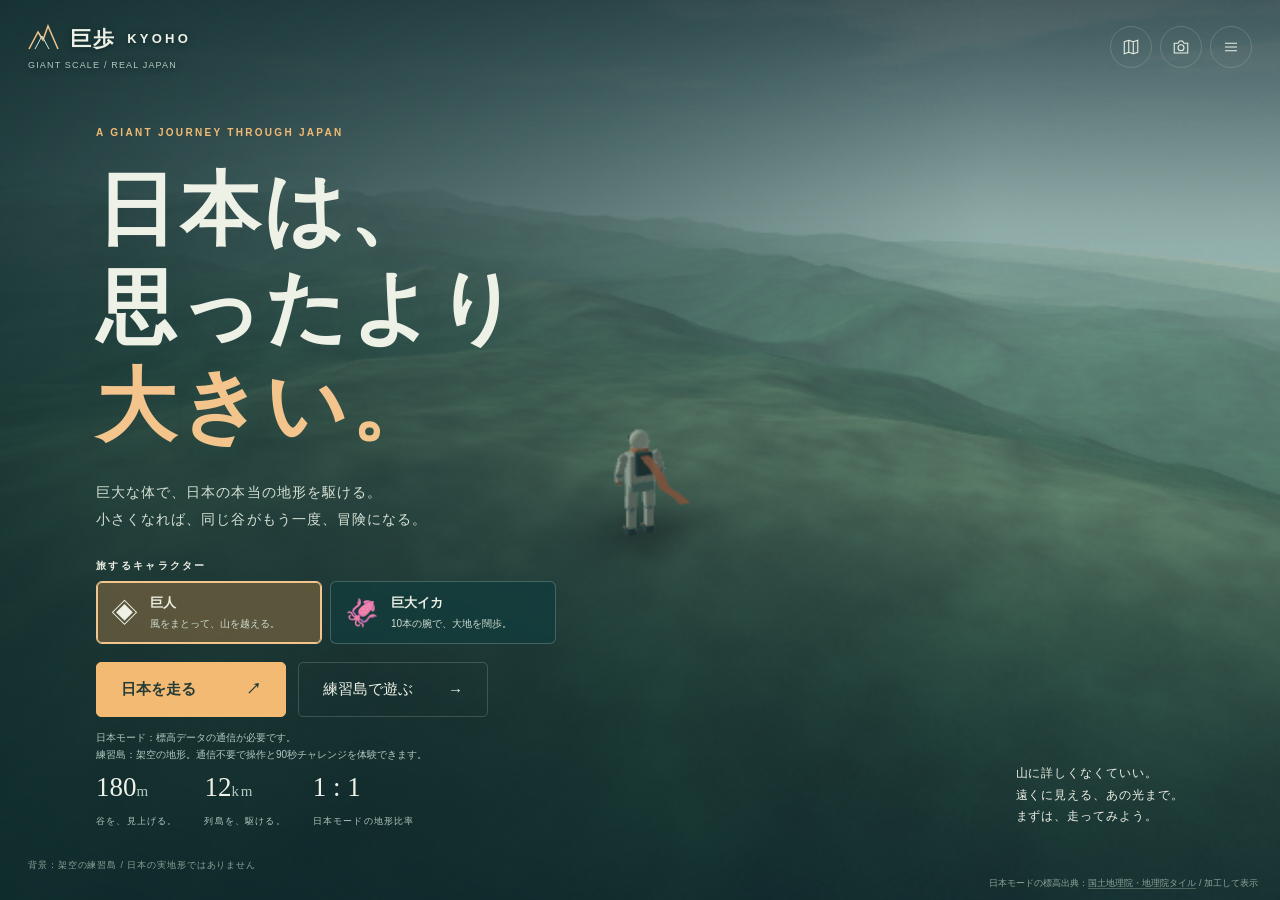
<file: index.html>
<!doctype html><html lang="ja"><head><meta charset="utf-8"><meta name="viewport" content="width=device-width,initial-scale=1,maximum-scale=1,viewport-fit=cover"><meta name="theme-color" content="#102f32"><meta name="description" content="巨歩 KYOHO — 巨大な体で、実際の日本の地形を走る。地形ストリーミング型・3Dスケールアクション。"><link rel="icon" href="/favicon.svg"><title>巨歩 KYOHO — 日本は、思ったより大きい。</title><style>
:root{--ink:#eef1e6;--mute:#b1c8bf;--night:#102e32;--line:#d2e3d531;--accent:#f3ba74;--aqua:#9ce4d0;--glass:#132e32c7;--safe:env(safe-area-inset-bottom,0px)}*{box-sizing:border-box}html,body{margin:0;width:100%;height:100%;overflow:hidden;background:var(--night);color:var(--ink);font-family:-apple-system,BlinkMacSystemFont,"Hiragino Kaku Gothic ProN","Yu Gothic",Meiryo,sans-serif}body{-webkit-user-select:none;user-select:none;touch-action:none}button,input{font:inherit}button{cursor:pointer;color:var(--ink);background:none;border:1px solid var(--line);border-radius:4px;padding:11px 16px;transition:background .2s,transform .2s,border-color .2s}button:hover{background:#ffffff17;border-color:#d2e3d583}button:active{transform:scale(.97)}button:focus-visible{outline:2px solid var(--accent);outline-offset:4px}button:disabled{opacity:.5;cursor:wait}a{color:inherit}svg{vertical-align:middle}#world{position:fixed;inset:0;width:100%;height:100%;touch-action:none;outline:none}#vignette{position:fixed;inset:0;pointer-events:none;background:linear-gradient(180deg,#071b20a8,transparent 38%,transparent 55%,#071a2599);z-index:1}#grain{position:fixed;inset:0;pointer-events:none;opacity:.04;z-index:2;background-image:url('data:image/svg+xml,%3Csvg viewBox="0 0 180 180" xmlns="http://www.w3.org/2000/svg"%3E%3Cfilter id="n"%3E%3CfeTurbulence type="fractalNoise" baseFrequency=".95" numOctaves="3" stitchTiles="stitch"/%3E%3C/filter%3E%3Crect width="100%25" height="100%25" opacity=".6" filter="url(%23n)"/%3E%3C/svg%3E')}.hidden{display:none!important}.overline{font-size:10px;letter-spacing:.23em;text-transform:uppercase;font-weight:600}.mono{font-variant-numeric:tabular-nums;font-family:ui-monospace,SFMono-Regular,Menlo,Consolas,monospace}.muted{color:var(--mute)}.primary{background:var(--accent);border-color:var(--accent);color:#253c36;font-weight:700}.primary:hover{background:#ffcf99;border-color:#ffcf99}.round{border-radius:50%;width:42px;height:42px;padding:0;display:inline-grid;place-items:center}.glass{background:var(--glass);backdrop-filter:blur(16px);-webkit-backdrop-filter:blur(16px)}#brand{display:flex;align-items:center;gap:11px;font-weight:700;letter-spacing:.18em}#brand .word{font-size:13px;letter-spacing:.25em}#brand .jp{font-size:21px;letter-spacing:.1em}#topbar{position:fixed;z-index:10;left:max(28px,env(safe-area-inset-left));right:max(28px,env(safe-area-inset-right));top:max(24px,env(safe-area-inset-top));display:flex;align-items:center;justify-content:space-between;pointer-events:none}#topbar>*{pointer-events:auto}#topActions{display:flex;gap:8px}#modeBadge{display:block;margin-top:7px;font-size:9px;letter-spacing:.13em;color:var(--mute)}#title{position:fixed;inset:0;z-index:5;padding:0 7.5vw;display:flex;flex-direction:column;justify-content:center;pointer-events:none;background:linear-gradient(90deg,#0c2829c9 0%,#0c28295c 46%,transparent 77%)}#title>*{pointer-events:auto}#title .title-copy{margin-top:-10px;max-width:760px}#title h1{font-size:clamp(42px,6.25vw,90px);font-weight:750;line-height:1.23;letter-spacing:.045em;margin:23px 0 23px;text-shadow:0 5px 35px #173a3c22}#title h1 em{font-style:normal;color:#f3c58c}#title .lead{line-height:1.95;font-size:14px;color:#d6e2d6;letter-spacing:.075em;margin:0 0 26px}#title .startrow{display:flex;align-items:center;gap:12px}#title .play{padding:17px 24px;min-width:190px;border-radius:5px;display:flex;align-items:center;justify-content:space-between;gap:24px;font-size:15px}#title .subnote{margin-top:12px;font-size:10px;color:var(--mute);line-height:1.7}#titleBottom{position:absolute;bottom:72px;left:7.5vw;right:7.5vw;display:flex;align-items:flex-end;justify-content:space-between;gap:24px}#titleBottom .philosophy{max-width:270px;line-height:1.8;font-size:12px;letter-spacing:.08em}#titleBottom .specs{display:flex;gap:27px}.spec b{font-family:Georgia,serif;font-size:27px;font-weight:400;display:block;margin-bottom:7px}.spec span{font-size:9px;color:var(--mute);letter-spacing:.13em}#bgCaption{position:fixed;left:28px;bottom:28px;z-index:6;font-size:9px;color:#c7ddcea8;letter-spacing:.1em}#source{position:fixed;right:max(22px,env(safe-area-inset-right));bottom:max(10px,var(--safe));font-size:9px;color:#cee2d2a6;z-index:10;max-width:75vw;text-align:right;line-height:1.6;pointer-events:auto}#source a{text-decoration:none;border-bottom:1px solid #cde2d04a}#compass{position:fixed;top:27px;left:50%;transform:translateX(-50%);z-index:7;min-width:190px;text-align:center;pointer-events:none}#compass .head{font-size:12px;letter-spacing:.25em}#compass .ticks{font-size:10px;color:#d7e9d880;letter-spacing:5px;margin-top:7px}#objective{position:fixed;left:30px;top:112px;z-index:7;pointer-events:none}#objective h3{margin:8px 0 6px;font-size:18px;letter-spacing:.07em;font-weight:600}#objective p{margin:0;font-size:11px;color:var(--mute);line-height:1.7}#objective .track{width:180px;height:2px;background:#cddccd30;margin-top:13px}#objective .track i{display:block;height:2px;background:var(--accent);width:0;transition:width .3s}#counter{position:fixed;top:110px;right:30px;z-index:7;text-align:right;pointer-events:none}#counter .num{font-size:31px;font-weight:300;letter-spacing:-.02em}#counter .num span{font-size:12px;color:var(--mute);margin-left:4px}#counter .metric{font-size:9px;color:var(--mute);letter-spacing:.12em;margin-top:5px}#minimapWrap{position:fixed;right:30px;top:195px;z-index:7;width:144px;height:144px;border-radius:50%;overflow:hidden;border:1px solid var(--line);background:#0b283f33;cursor:pointer}#minimap{width:100%;height:100%}#altitude{position:absolute;bottom:18px;left:0;right:0;text-align:center;font-size:9px;color:var(--mute)}#sizePanel{position:fixed;left:30px;bottom:calc(63px + var(--safe));z-index:7}#heightReadout{font-size:31px;font-weight:300;margin:5px 0 14px;letter-spacing:.01em}#heightReadout small{font-size:12px;margin-left:5px;color:var(--mute)}#sizeButtons{display:flex;gap:5px}#sizeButtons button{font-size:10px;padding:10px 12px;border-radius:3px;min-width:60px;background:#14353466}#sizeButtons button.active{background:var(--accent);color:#274439;border-color:var(--accent)}#velocity{position:fixed;bottom:calc(58px + var(--safe));left:50%;transform:translateX(-50%);z-index:7;text-align:center;pointer-events:none}#velocity .speed{font-size:40px;line-height:1;font-weight:250;letter-spacing:-.035em}#velocity .speed small{font-size:10px;margin-left:5px;letter-spacing:.15em;color:var(--mute)}#movementState{font-size:9px;letter-spacing:.2em;margin-top:12px;color:#e1b687}#energy{width:128px;height:3px;background:#e4efe026;margin:12px auto 0;border-radius:5px}#energy i{display:block;width:100%;height:100%;background:var(--aqua);border-radius:5px}#quickActions{position:fixed;right:30px;bottom:calc(66px + var(--safe));z-index:7;display:flex;gap:8px}#quickActions button{font-size:11px;padding:11px 14px;background:#14353480}#keys{position:fixed;bottom:28px;left:30px;right:30px;z-index:7;color:#c8daccae;font-size:10px;letter-spacing:.03em;pointer-events:none}kbd{font:inherit;border:1px solid #d2e3d54a;border-radius:3px;padding:2px 4px;color:var(--ink);margin:0 3px}#tip{position:fixed;z-index:12;left:50%;bottom:calc(154px + var(--safe));transform:translateX(-50%);max-width:85vw;text-align:center;border:1px solid var(--line);background:#173b3bcc;backdrop-filter:blur(12px);padding:13px 21px;border-radius:5px;transition:opacity .4s;pointer-events:none;white-space:nowrap;font-size:12px;letter-spacing:.025em}#toast{position:fixed;left:50%;top:22%;transform:translate(-50%,-12px);z-index:21;text-align:center;opacity:0;pointer-events:none;transition:opacity .3s,transform .4s;text-shadow:0 3px 20px #123737;max-width:90vw}#toast.show{opacity:1;transform:translate(-50%,0)}#toast .small{font-size:10px;color:var(--accent);letter-spacing:.2em;margin-bottom:8px}#toast .big{font-size:clamp(19px,2.5vw,34px);font-weight:500;letter-spacing:.045em}#targetLabel{position:fixed;z-index:6;pointer-events:none;text-align:center;transform:translate(-50%,-100%);color:#ffdab0;text-shadow:0 2px 10px #163b36}#targetLabel .dot{display:block;font-size:17px;margin-bottom:3px}#targetLabel b{font-size:11px;display:block;font-weight:500}#targetLabel span{font-size:10px;opacity:.8;display:block;margin-top:4px}#dataStatus{position:fixed;left:30px;top:210px;z-index:8;font-size:9px;color:#bcd5c7;background:#112d3255;border-left:2px solid var(--aqua);padding:7px 9px;max-width:205px;line-height:1.7;pointer-events:none}#dataStatus.warn{border-color:var(--accent);color:var(--accent)}#timer{position:fixed;left:50%;top:84px;transform:translateX(-50%);z-index:8;text-align:center;font-size:26px;letter-spacing:.08em}#timer small{display:block;color:var(--mute);font-size:9px;letter-spacing:.2em;margin-top:4px}#touchControls{position:fixed;inset:0;pointer-events:none;z-index:12;display:none}.touch #touchControls{display:block}.touch #keys{display:none}#joystick{position:absolute;bottom:calc(60px + var(--safe));left:max(36px,env(safe-area-inset-left));width:114px;height:114px;border-radius:50%;border:1px solid #d6e9d847;background:#b0d5c310;pointer-events:auto;touch-action:none}#joystick:before{content:"";position:absolute;inset:23px;border:1px solid #d6e9d829;border-radius:50%}#stick{position:absolute;width:44px;height:44px;border-radius:50%;left:34px;top:34px;background:#dce8d644;border:1px solid #e9f2de73;pointer-events:none}#touchRight{position:absolute;right:max(26px,env(safe-area-inset-right));bottom:calc(66px + var(--safe));display:flex;align-items:flex-end;gap:14px;pointer-events:auto}#touchJump{width:76px;height:76px;border-radius:50%;padding:0;background:#f0bf7940;border-color:#f3c78e88;font-size:12px}#touchDash{width:55px;height:55px;border-radius:50%;padding:0;background:#c1e3d426;font-size:10px}.touch #sizePanel{bottom:calc(195px + var(--safe));left:30px}.touch #heightReadout{font-size:21px;margin:4px 0 9px}.touch #quickActions{bottom:calc(169px + var(--safe));right:27px}.touch #quickActions button{font-size:10px;padding:8px}.touch #sizeButtons button{min-width:0;padding:8px}.touch #velocity{bottom:calc(71px + var(--safe))}.touch #tip{bottom:calc(34px + var(--safe));padding:9px 14px;font-size:10px}.touch #minimapWrap{width:110px;height:110px;top:177px}.touch #dataStatus{top:195px;max-width:190px}.touch #sizePanel .overline{font-size:8px}.modal{position:fixed;inset:0;z-index:30;background:#081f2abc;backdrop-filter:blur(13px);display:grid;place-items:center;padding:24px;touch-action:auto}.modal .sheet{border:1px solid #d2e3d52e;background:linear-gradient(140deg,#1d3d3e,#122f34);border-radius:10px;padding:30px;max-height:90dvh;overflow:auto;width:min(680px,100%);box-shadow:0 25px 100px #071a2044}.modal h2{font-size:29px;font-weight:500;letter-spacing:.075em;margin:12px 0 13px}.modal p{font-size:12px;line-height:1.9;color:#c5dacf}.modal .modalhead{display:flex;justify-content:space-between;align-items:center;gap:20px}.close{font-size:24px;border:0;padding:4px 10px}.row{display:flex;align-items:center;justify-content:space-between;gap:14px;padding:15px 0;border-bottom:1px solid var(--line)}.row b{font-weight:500;font-size:13px}.row small{display:block;font-size:10px;color:var(--mute);line-height:1.7;margin-top:5px}.row button{font-size:11px;min-width:110px}.row button.on{background:#94c5aa23;border-color:#aed6bb7d;color:var(--aqua)}.buttons{display:flex;gap:10px;margin-top:23px;flex-wrap:wrap}.buttons button{font-size:12px}.fine{font-size:10px!important;color:#9bb8b0!important}.fact{border-left:2px solid var(--accent);padding-left:14px;margin-top:23px}.map-sheet{width:min(1040px,100%)!important}.map-layout{display:grid;grid-template-columns:1fr 320px;gap:25px;margin-top:20px}#atlasCanvas{width:100%;height:450px;border-radius:7px;background:#0e3037;cursor:pointer;border:1px solid #cbdbd413}#places{height:450px;overflow:auto;padding-right:6px;touch-action:pan-y}#places button{display:block;width:100%;text-align:left;padding:13px 14px;border-radius:5px;margin-bottom:7px;background:#bfd5c408}#places strong{display:block;font-weight:500;font-size:14px}#places small{font-size:10px;color:var(--mute);display:block;margin-top:5px;line-height:1.7}#places .region{float:right;font-size:9px;color:var(--accent)}#loading .sheet{max-width:510px}#loadProgress{height:3px;background:#d2e3d51f;margin:24px 0 12px}#loadProgress i{height:3px;display:block;width:3%;background:var(--accent);transition:width .4s}#loadStats{font-size:10px;color:var(--mute);line-height:1.9}#loadError{font-size:12px;line-height:1.9;color:var(--accent);border-left:2px solid var(--accent);padding-left:13px;margin-top:18px}#result{text-align:center}#result .grade{font-family:Georgia,serif;font-size:60px;color:var(--accent);letter-spacing:.13em;padding:15px 0 2px}#result .numbers{display:flex;justify-content:center;gap:35px;margin:18px 0 24px}#result .numbers b{display:block;font-size:28px;font-weight:300}#result .numbers span{font-size:10px;color:var(--mute);display:block;margin-top:6px}#snapshotImage{width:100%;border-radius:5px;margin-top:20px}#fatal{position:fixed;z-index:100;inset:0;display:grid;place-items:center;padding:25px;background:#123034}#fatal .box{max-width:530px}#fatal p{line-height:1.9;color:#c6d9cc}#fps{position:fixed;left:10px;top:75px;z-index:90;font:10px monospace;display:none}.rotate-note{display:none}#routePills{display:flex;gap:6px;margin-top:12px}#routePills span{width:16px;height:3px;background:#deecde2e}#routePills span.done{background:var(--accent)}@media(max-width:760px){#topbar{left:20px;right:20px;top:max(16px,env(safe-area-inset-top))}#brand .jp{font-size:19px}#brand .word{font-size:10px}#topActions{gap:4px}.round{width:36px;height:36px}#title{padding:0 6vw}#title h1{font-size:clamp(45px,10vw,65px);margin:17px 0 20px}#title .lead{font-size:12px;line-height:1.9}#title .startrow{gap:8px}#title .play{min-width:0;padding:14px 16px;font-size:12px;gap:20px}#titleBottom{left:6vw;right:6vw;bottom:78px}#titleBottom .specs{gap:20px}.spec b{font-size:23px}.spec span{font-size:8px}#titleBottom .philosophy{display:none}#bgCaption{left:20px;bottom:calc(39px + var(--safe));font-size:8px}#source{font-size:8px;right:15px;max-width:95vw}#compass{top:74px;min-width:130px}#compass .head{font-size:10px}#compass .ticks{font-size:8px;letter-spacing:4px}#objective{left:20px;top:113px}#objective h3{font-size:15px}#objective p{font-size:10px}#objective .track{width:130px}#counter{right:20px;top:110px}#counter .num{font-size:25px}#minimapWrap{right:20px!important}#dataStatus{left:20px;top:203px;font-size:8px;max-width:185px}#sizePanel{left:20px!important}#quickActions{right:20px!important}#velocity .speed{font-size:33px}#timer{top:86px;font-size:21px}.modal{padding:15px}.modal .sheet{padding:22px;max-height:91dvh}.modal h2{font-size:24px}.map-layout{grid-template-columns:1fr;gap:14px}#atlasCanvas{height:230px}#places{height:260px;display:grid;grid-template-columns:1fr 1fr;gap:6px}#places button{margin:0;padding:10px}#places small{font-size:9px}#places .region{float:none;display:block;margin-bottom:4px}.touch #tip{max-width:88vw;white-space:normal;line-height:1.6}.touch #sizePanel{bottom:calc(196px + var(--safe))}.touch #dataStatus{top:204px}.touch #quickActions button{padding:8px}#heightReadout{font-size:23px}}@media(max-height:520px){#title .title-copy{margin-top:14px}#title h1{font-size:42px;margin:12px 0}#title h1 br.first{display:none}#title .lead{font-size:11px;margin-bottom:15px;line-height:1.7}#title .title-copy>.overline{margin-top:35px;font-size:8px}#titleBottom{bottom:32px;left:auto;right:30px}#titleBottom .specs{gap:20px}.spec b{font-size:24px}.spec span{font-size:8px}#title .subnote{max-width:340px;font-size:8px}#bgCaption{bottom:12px;font-size:8px}#source{bottom:7px;font-size:7px}#brand .jp{font-size:17px}#brand .word{font-size:10px}#modeBadge{font-size:8px;margin-top:4px}#topbar{top:15px;left:max(24px,env(safe-area-inset-left));right:max(24px,env(safe-area-inset-right))}.round{width:34px;height:34px}#compass{top:18px}#objective{top:78px;left:max(26px,env(safe-area-inset-left))}#objective h3{font-size:14px;margin:5px 0 4px}#objective p{font-size:9px}#counter{top:75px;right:max(26px,env(safe-area-inset-right))}#counter .num{font-size:24px}#minimapWrap{display:none}#dataStatus,.touch #dataStatus{top:146px;left:max(26px,env(safe-area-inset-left));font-size:8px;padding:5px 7px}#sizePanel,.touch #sizePanel{left:50%!important;bottom:calc(21px + var(--safe));transform:translateX(-50%);text-align:center}.touch #sizeButtons button,#sizeButtons button{padding:7px 10px}#sizePanel>.overline{display:none}#heightReadout,.touch #heightReadout{display:none}#quickActions,.touch #quickActions{bottom:auto;top:135px;right:max(26px,env(safe-area-inset-right))!important}#velocity,.touch #velocity{bottom:calc(73px + var(--safe))}#velocity .speed{font-size:27px}#movementState{font-size:8px;margin-top:7px}#energy{margin-top:8px;width:100px}#keys{display:none}#tip,.touch #tip{bottom:auto;top:69px;padding:8px 13px;font-size:10px;max-width:45vw;white-space:normal}#toast{top:34%}#toast .big{font-size:24px}#joystick{width:96px;height:96px;left:max(40px,env(safe-area-inset-left));bottom:calc(33px + var(--safe))}#stick{left:25px;top:25px}#touchRight{right:max(35px,env(safe-area-inset-right));bottom:calc(31px + var(--safe))}#touchJump{width:66px;height:66px}#touchDash{width:50px;height:50px}#timer{top:56px;font-size:20px}.map-layout{grid-template-columns:1fr 320px}#atlasCanvas{height:220px}#places{height:220px;display:block}#places button{margin-bottom:5px}.modal .sheet{max-height:92dvh;padding:20px}.modal h2{font-size:23px;margin:6px 0 9px}.modal p{font-size:11px;line-height:1.7}.row{padding:10px 0}.row small{font-size:9px}.row b{font-size:12px}#result .grade{font-size:40px;padding:4px 0}#result .numbers{margin:10px 0 15px}#result .numbers b{font-size:24px}#result .buttons{margin-top:14px}}@media(prefers-reduced-motion:reduce){*{scroll-behavior:auto!important;transition:none!important}#grain{display:none}}

#objective,#counter,#compass,#topbar{text-shadow:0 1px 6px #071a20a8}#dataStatus{background:#112d32b8}#minimapWrap{background:#0b283f77}#targetLabel{filter:drop-shadow(0 1px 4px #0b292dcc)}

#titleBottom{pointer-events:none!important}@media(max-height:700px){#titleBottom{display:none}#title h1{font-size:clamp(34px,5vw,58px)}}

@media(max-width:760px) and (min-height:521px){.touch #tip{bottom:calc(290px + var(--safe));max-width:88vw}.touch #quickActions{bottom:calc(155px + var(--safe))}#toast{top:31%}#toast .big{font-size:22px}}
[hidden]{display:none!important}#placeLabels{position:fixed;inset:0;z-index:6;pointer-events:none}.place-label{position:absolute;width:184px;min-height:43px;padding:5px 8px;text-align:center;background:#0b2935a6;border-bottom:1px solid #dce5c680;text-shadow:0 1px 5px #102f32;border-radius:3px}.place-label strong{display:block;font-size:12px;font-weight:500;white-space:nowrap;overflow:hidden;text-overflow:ellipsis}.place-label small{font-size:9px;color:#d3decf}.place-label.town{border-color:#9ce4d0;color:#baf9da}.place-label:after{content:'';position:absolute;left:50%;top:100%;height:10px;border-left:1px solid #dce5c680}#townStatus{position:fixed;z-index:7;left:50%;bottom:calc(190px + var(--safe));transform:translateX(-50%);min-width:240px;max-width:80vw;padding:10px 15px;background:#102f32c9;border-left:2px solid #9ce4d077;pointer-events:none}#townStatus>div{display:flex;justify-content:space-between;gap:24px}#townName{font-size:12px;color:#baf9da}#townDistance{font-size:10px;color:var(--mute)}#townHint{margin:3px 0 0;font-size:10px;color:var(--mute)}#townStatus.recovering{border-color:#baf9da;background:#28514ced}#townStatus.recovering #townHint{color:#e7ffe8}.town-destinations{margin:15px 0}.town-destinations summary{cursor:pointer;font-size:12px;padding:12px;color:var(--aqua)}.town-destinations button{width:100%;margin-top:6px;text-align:left;font-size:12px}@media(max-width:700px){.place-label{width:152px}.place-label strong{font-size:11px}#townStatus{bottom:calc(235px + var(--safe));min-width:225px;padding:8px 11px}#townStatus:not(.near-town){display:none}}@media(min-height:521px) and (max-width:700px){.touch #townStatus{bottom:calc(44svh + var(--safe))}}@media(max-height:520px){#townStatus{bottom:155px;left:auto;right:18px;transform:none;max-width:240px}.place-label{width:152px}}
.character-picker{margin:0 0 18px;max-width:460px}.character-picker>.overline{margin-bottom:8px}.character-options{display:flex;gap:8px}.character-options button{display:flex;align-items:center;gap:12px;flex:1;text-align:left;padding:12px 14px;border:1px solid #c4d8ca44;background:#133c3dd9;border-radius:6px;color:var(--text)}.character-options button>span:first-child{font-size:27px}.character-options b{display:block;font-size:13px}.character-options small{display:block;font-size:10px;margin-top:5px;color:#cfddcf}.character-options button[aria-pressed="true"]{border-color:#f3c58c;background:#665b3ed9;box-shadow:inset 0 0 0 1px #f3c58c}.character-options button:focus-visible{outline:3px solid #fff;outline-offset:3px}
@media(max-height:800px){#title h1{font-size:clamp(32px,5vw,60px);margin:12px 0}#title .lead{margin-bottom:14px}#titleBottom{display:none}}
@media(max-height:560px){#title{overflow-y:auto;justify-content:flex-start;padding-top:75px;padding-bottom:35px}#title .title-copy>.overline{margin-top:0}#title h1{font-size:32px}#title .lead{margin-bottom:10px}.character-picker{margin-bottom:12px}}
@media(max-width:480px){.character-options button{padding:10px 9px;gap:7px}.character-options small{font-size:9px}}
</style></head><body>
<canvas id="world" tabindex="0" aria-label="巨歩 3Dゲーム画面"></canvas><div id="vignette"></div><div id="grain"></div>
<div id="topbar"><div><div id="brand"><svg width="31" height="29" viewBox="0 0 31 29" fill="none" aria-hidden="true"><path d="M1 25L10 8L15 16L20 2L30 25" stroke="#f3c58c" stroke-width="1.5"/><path d="M7 25L14 12L21 25" stroke="#d6e8d5" stroke-width="1"/></svg><span class="jp">巨歩</span><span class="word">KYOHO</span></div><span id="modeBadge">GIANT SCALE / REAL JAPAN</span></div><div id="topActions"><button class="round" id="mapBtn" aria-label="日本地図と移動先" title="日本地図 [M]"><svg width="18" height="18" viewBox="0 0 24 24" fill="none"><path d="M3 5l6-2 6 2 6-2v16l-6 2-6-2-6 2V5zM9 3v16m6-14v16" stroke="currentColor" stroke-width="1.4"/></svg></button><button class="round" id="photoBtn" aria-label="写真を撮る" title="写真 [P]"><svg width="18" height="18" viewBox="0 0 24 24" fill="none"><path d="M3 7h5l2-3h4l2 3h5v13H3V7z" stroke="currentColor" stroke-width="1.4"/><circle cx="12" cy="13" r="4" stroke="currentColor" stroke-width="1.4"/></svg></button><button class="round" id="menuBtn" aria-label="設定と遊び方" title="設定 / 一時停止 [Esc]"><svg width="18" height="18" viewBox="0 0 24 24" fill="none"><path d="M4 7h16M4 12h16M4 17h16" stroke="currentColor" stroke-width="1.4"/></svg></button></div></div>
<section id="title"><div class="title-copy"><div class="overline" style="color:var(--accent)">A GIANT JOURNEY THROUGH JAPAN</div><h1>日本は、<br class="first">思ったより<br><em>大きい。</em></h1><p class="lead">巨大な体で、日本の本当の地形を駆ける。<br>小さくなれば、同じ谷がもう一度、冒険になる。</p><div class="character-picker"><div class="overline">旅するキャラクター</div><div class="character-options" role="group" aria-label="キャラクター選択"><button type="button" data-character="giant" aria-pressed="true"><span aria-hidden="true">◈</span><span><b>巨人</b><small>風をまとって、山を越える。</small></span></button><button type="button" data-character="squid" aria-pressed="false"><span aria-hidden="true">🦑</span><span><b>巨大イカ</b><small>10本の腕で、大地を闊歩。</small></span></button></div></div><div class="startrow"><button id="startJapan" class="play primary">日本を走る <span>↗</span></button><button id="startDemo" class="play">練習島で遊ぶ <span>→</span></button></div><div class="subnote">日本モード：標高データの通信が必要です。<br>練習島：架空の地形。通信不要で操作と90秒チャレンジを体験できます。</div></div><div id="titleBottom"><div class="specs"><div class="spec"><b>180<span style="font-size:15px">m</span></b><span>谷を、見上げる。</span></div><div class="spec"><b>12<span style="font-size:15px">km</span></b><span>列島を、駆ける。</span></div><div class="spec"><b>1 : 1</b><span>日本モードの地形比率</span></div></div><div class="philosophy">山に詳しくなくていい。<br>遠くに見える、あの光まで。<br>まずは、走ってみよう。</div></div></section>
<div id="bgCaption">背景：架空の練習島 / 日本の実地形ではありません</div>
<div id="hud" class="hidden"><div id="placeLabels" hidden></div><div id="townStatus" hidden><div><b id="townName"></b><span id="townDistance"></span></div><p id="townHint"></p></div><div id="compass"><div class="head mono" id="bearing">N · 000°</div><div class="ticks">· ┆ · ┆ │ ┆ · ┆ ·</div></div><div id="objective"><div class="overline" id="objectiveMode">FREE ROAM</div><h3 id="objectiveTitle">次の光へ。</h3><p id="objectiveDesc">地形を読むより、まず走ろう。</p><div id="routePills"></div></div><div id="counter"><div class="overline">この旅の距離</div><div class="num mono"><b id="distance" style="font-weight:300">0.0</b><span>km</span></div><div class="metric" id="regionName">練習島</div></div><div id="minimapWrap" aria-label="地図を開く" role="button" tabindex="0"><canvas id="minimap" width="288" height="288"></canvas><div id="altitude" class="mono">0 m</div></div><div id="sizePanel"><div class="overline">あなたの身長</div><div id="heightReadout"><span class="mono">600</span><small>m</small></div><div id="sizeButtons"><button data-size="0">180 m</button><button data-size="1" class="active">600 m</button><button data-size="2">3 km</button><button data-size="3">12 km</button></div></div><div id="velocity"><div class="speed mono"><span id="speedNum">0.0</span><small>km/s</small></div><div id="movementState">GROUND FLOW</div><div id="energy"><i></i></div></div><div id="quickActions"><button id="challengeBtn">90秒チャレンジ</button><button id="autoBtn" title="オートラン [R]">自動走行</button></div><div id="keys"><kbd>W A S D</kbd> 移動　<kbd>I J K L</kbd> / ドラッグ 視点　<kbd>Space</kbd> 跳ぶ・長押しで滑空　<kbd>Shift</kbd> ダッシュ　<kbd>E</kbd> 巨大化　<kbd>M</kbd> 日本地図</div><div id="dataStatus"></div><div id="timer" class="hidden"><span class="mono">90.0</span><small>SECONDS LEFT</small></div></div>
<div id="targetLabel" class="hidden"><span class="dot">◇</span><b>次の光</b><span class="mono">2.0 km</span></div><div id="tip" class="hidden"></div><div id="toast"><div class="small">SCALE SHIFT</div><div class="big"></div></div><div id="source">日本モードの標高出典：<a href="https://maps.gsi.go.jp/development/ichiran.html" target="_blank" rel="noopener">国土地理院・地理院タイル</a> / 加工して表示</div><div id="fps"></div>
<div id="touchControls" class="hidden"><div id="joystick" aria-label="移動スティック"><div id="stick"></div></div><div id="touchRight"><button id="touchDash">ダッシュ</button><button id="touchJump">跳ぶ<br><span style="font-size:9px;opacity:.7">長押し 滑空</span></button></div></div>
<section id="loading" class="modal hidden" aria-label="実地形読み込み"><div class="sheet"><div class="overline" style="color:var(--accent)">REAL TERRAIN / STREAMING</div><h2 id="loadTitle">北アルプスへ。</h2><p>国土地理院の標高画像から、実際の地形を組み立てています。取得できていない地形は、架空の山で補いません。</p><div id="loadProgress"><i></i></div><div id="loadStats" class="mono">地形サーバーに接続中…</div><div id="loadError" class="hidden">標高サーバーに接続できませんでした。インターネット接続を確認し、Safari / Chromeで開いてください。実地形を取得するには外部通信が必要です。</div><div class="buttons"><button id="retryLoad" class="primary">再接続</button><button id="cancelLoad">練習島で遊ぶ</button></div><p class="fine">初回は数MB程度を段階的に取得します。範囲・移動量により増えます。外部送信は標高タイル取得のHTTPリクエストのみで、キーやログインは不要です。</p></div></section>
<section id="mapModal" class="modal hidden" aria-label="日本地図"><div class="sheet map-sheet"><div class="modalhead"><div><div class="overline" style="color:var(--accent)">THE ARCHIPELAGO</div><h2>次は、どの山の向こうへ。</h2></div><button class="close" data-close="mapModal" aria-label="閉じる">×</button></div><p style="margin:0">行き先を選んで実地形へ。着地後は、目的地に縛られず移動できます。</p><div class="map-layout"><canvas id="atlasCanvas" aria-label="日本の広域概略図"></canvas><div id="places"></div></div><p class="fine" style="margin-bottom:0">概略海岸線：Natural Earth。小島・境界は省略されています。南西諸島の点は移動先です。実地形は現地周辺から読み込みます。登山道の案内や現実のルート判断には使えません。</p></div></section>
<section id="settings" class="modal hidden" aria-label="設定"><div class="sheet"><div class="modalhead"><div><div class="overline" style="color:var(--accent)">TAKE A BREATH</div><h2>ひと休み。</h2></div><button class="close" data-close="settings" aria-label="閉じる">×</button></div><div class="character-picker"><div class="overline">旅するキャラクター</div><div class="character-options" role="group" aria-label="キャラクター選択"><button type="button" data-character="giant" aria-pressed="true"><span aria-hidden="true">◈</span><span><b>巨人</b><small>風をまとって、山を越える。</small></span></button><button type="button" data-character="squid" aria-pressed="false"><span aria-hidden="true">🦑</span><span><b>巨大イカ</b><small>10本の腕で、大地を闊歩。</small></span></button></div></div><div class="row"><div><b>サウンド</b><small>風、足音、光の音。すべてブラウザ内で合成。</small></div><button id="soundOption">オフ</button></div><div class="row"><div><b>山と街の名前</b><small>近くの地名を表示。街の緑の光は休息地。</small></div><button id="labelsOption" aria-pressed="true">オン</button></div><div class="row"><div><b>描画品質</b><small>重い場合は「軽量」に切り替えてください。</small></div><button id="qualityOption">標準</button></div><div class="row"><div><b>動きをひかえめに</b><small>画角変化と着地の揺れを抑えます。</small></div><button id="motionOption">オフ</button></div><div class="row"><div><b>地形の等高線</b><small>ゲーム内の標高から200m間隔で描画します。</small></div><button id="contourOption">オフ</button></div><div class="row"><div><b>光の時間</b><small>時間・積雪・植生の色は演出です。</small></div><button id="timeOption">朝</button></div><div class="row"><div><b>自動保存</b><small id="saveInfo">移動先、記録、設定をこのブラウザに保存します。</small></div><button id="exportSave">記録を書き出す</button></div><div class="buttons"><button id="resumeBtn" class="primary">旅に戻る</button><button id="helpBtn">遊び方とデータ</button><button id="importSave">記録を読み込む</button><button id="fullscreenBtn">全画面</button><button id="titleBtn">タイトルへ</button></div><input type="file" id="saveFile" accept="application/json,.json" class="hidden"><p class="fine">日本モードと練習島の距離・ベスト記録は別々に保存します。集計にワープ距離は含みません。外部サービスへの記録送信はありません。</p></div></section>
<section id="help" class="modal hidden" aria-label="遊び方とデータ"><div class="sheet"><div class="modalhead"><div><div class="overline" style="color:var(--accent)">NO MOUNTAIN KNOWLEDGE REQUIRED</div><h2>山の知識より、好奇心。</h2></div><button class="close" data-close="help" aria-label="閉じる">×</button></div><p><b>日本モードの街で、ひと休み。</b><br>緑の光が目印です。街の中心から900m以内で、身長600m以下になり、地面に降りて立ち止まると風のエネルギーが回復します。メニュー中や地形待機中には回復しません。地図の「街へ向かう」からも移動できます。</p><p class="fine">山名・山頂位置：国土地理院「日本の主な山岳標高」。街名・代表点：地理院地図の住所検索。建物の配置・規模はゲーム用の模式表現で、実際の建物や市街地の範囲を再現したものではありません。</p><p><b>走る → 尾根から跳ぶ → 長押しで滑空 → 光をくぐる。</b><br>光に近づくと風のエネルギーが戻ります。90秒チャレンジでは、光を順にくぐって記録を狙います。小さな光は600m以下になって通過してください。</p><p>PCは <b>WASD / 矢印</b> で移動、<b>J / L</b> で視点を左 / 右、<b>I / K</b> で上 / 下へ回します（長押し対応）。ドラッグでも視点を変更できます。<b>Space</b> でジャンプと滑空、<b>Shift</b> でダッシュ。<b>E</b> でサイズ切替、<b>R</b> でオートラン、<b>M</b> で地図、<b>P</b> で撮影です。数字の <b>1〜4</b> でもサイズを選べます。</p><p>スマホは左スティックで移動、右側の空いている画面をスワイプして視点変更。右下がジャンプとダッシュです。横画面でも遊べます。</p><div class="fact"><p><b>実際なのは地形。超人的なのは、あなた。</b><br>日本モードは国土地理院のDEM10B系PNG標高タイルを取得し、地球の曲率を考慮した球面に配置します。水平距離と高さは同じ単位（km）で、標高の誇張はしません。ただし球体地球の近似、標高の補間、描画用の間引きがあり、測量精度の再現ではありません。</p></div><p>取得解像度は身体サイズに応じて変化します。元データの名称にある「10m」は、本作の描画メッシュが常に10mという意味ではありません。海面・欠測画素は標高0mの遊べる水面として扱い、欠測であることを表示します。通信失敗は水面とみなさず、取得待ちにします。</p><p><b>架空の練習島</b>は操作体験のための独立したステージで、日本の山を再現したものではありません。人・光・移動速度・ジャンプ・植生色・雪・空・時間はゲーム上の表現です。</p><p class="fine">出典：<a href="https://maps.gsi.go.jp/development/ichiran.html" target="_blank" rel="noopener">国土地理院・地理院タイル（標高タイル）</a>を加工して表示。<a href="https://maps.gsi.go.jp/development/demtile.html" target="_blank" rel="noopener">PNG標高仕様</a>。概略海岸線：Natural Earth。ワープ地点と光の配置はゲーム向けの概略緯経度です。本作は登山・災害・避難・測量用途の地図ではありません。</p></div></section>
<section id="result" class="modal hidden" aria-label="チャレンジ結果"><div class="sheet"><div class="overline" style="color:var(--accent)">90 SECONDS / ONE JOURNEY</div><div class="grade" id="resultGrade">FLOW</div><h2 id="resultTitle">この先にも、山がある。</h2><div class="numbers"><div><b id="resultGates" class="mono">0 / 8</b><span>つないだ光</span></div><div><b id="resultDistance" class="mono">0.0</b><span>走った距離 km</span></div><div><b id="resultScore" class="mono">0</b><span>スコア</span></div></div><p id="resultText">走ったのは、まだ世界のほんの一部。</p><div class="buttons" style="justify-content:center"><button id="againBtn" class="primary">もう一度</button><button id="freeBtn">自由に走る</button><button id="resultPhoto">風景を残す</button></div><p class="fine" id="resultMode">架空の練習島での記録</p></div></section>
<section id="photoModal" class="modal hidden" aria-label="風景の記録"><div class="sheet"><div class="modalhead"><div><div class="overline" style="color:var(--accent)">A POSTCARD FROM YOUR JOURNEY</div><h2>この広さを、持ち帰る。</h2></div><button class="close" data-close="photoModal" aria-label="閉じる">×</button></div><img id="snapshotImage" alt="ゲーム内で撮影した風景"><div class="buttons"><button id="savePhoto" class="primary">画像を保存</button><button id="sharePhoto">共有</button></div><p class="fine">画像にはモードと出典を記載します。練習島の画像は「架空地形」と表示されます。</p></div></section>
<section id="fatal" class="hidden"><div class="box"><div class="overline">KYOHO / 巨歩</div><h2>3D画面を開けませんでした。</h2><p id="fatalMessage">このファイルをSafari / Chromeなど、WebGL対応ブラウザで開いてください。ファイルのプレビュー画面では実行されない場合があります。</p><button onclick="location.reload()">再読み込み</button></div></section>
<script>
const JAPAN_COAST=[[[[141.8846,39.1809],[140.9595,38.174],[140.9764,37.1421],[140.5998,36.344],[140.7741,35.8429],[140.2533,35.1381],[138.9755,34.6676],[137.2176,34.6063],[135.793,33.4648],[135.121,33.8491],[135.0794,34.5965],[133.3403,34.3759],[132.1568,33.9049],[130.9861,33.8858],[132.0,33.15],[131.3328,31.4504],[130.6863,31.0296],[130.2024,31.4182],[130.4477,32.3195],[129.8147,32.6103],[129.4085,33.2961],[130.3539,33.6042],[130.8785,34.2327],[131.8842,34.7497],[132.6177,35.4334],[134.6083,35.7316],[135.6775,35.5271],[136.7238,37.305],[137.3906,36.8274],[138.8576,37.8275],[139.4264,38.216],[140.0548,39.4388],[139.8834,40.5633],[140.3058,41.195],[141.369,41.3786],[141.9143,39.9916],[141.8846,39.1809]]],[[[144.6134,43.9609],[145.3208,44.3847],[145.5431,43.2621],[144.0597,42.9884],[143.1838,41.9952],[141.6115,42.6788],[141.0673,41.5846],[139.9551,41.5696],[139.8175,42.5638],[140.3121,43.3333],[141.3805,43.3888],[141.672,44.7721],[141.9676,45.5515],[143.1429,44.5104],[143.9102,44.1741],[144.6134,43.9609]]],[[[132.3712,33.4636],[132.9244,34.0603],[133.493,33.9446],[133.9041,34.3649],[134.6384,34.1492],[134.7664,33.8063],[134.2034,33.2012],[133.793,33.522],[133.2803,33.2896],[133.0149,32.7046],[132.3631,32.9894],[132.3712,33.4636]]]];

</script>
<script>
/* KYOHO — tiny, dependency-free WebGL renderer. Coordinates are kilometres. */
'use strict';
const R_EARTH=6371.0088, RAD=Math.PI/180;
const clamp=(x,a,b)=>Math.max(a,Math.min(b,x));
const mix=(a,b,t)=>a+(b-a)*t;
const smooth=(a,b,x)=>{const t=clamp((x-a)/(b-a),0,1);return t*t*(3-2*t)};
const V={add:(a,b)=>a.map((x,i)=>x+b[i]),sub:(a,b)=>a.map((x,i)=>x-b[i]),mul:(a,s)=>a.map(x=>x*s),dot:(a,b)=>a[0]*b[0]+a[1]*b[1]+a[2]*b[2],cross:(a,b)=>[a[1]*b[2]-a[2]*b[1],a[2]*b[0]-a[0]*b[2],a[0]*b[1]-a[1]*b[0]],norm:a=>{let n=Math.hypot(...a)||1;return a.map(x=>x/n)}};
const M={
 identity:()=>new Float32Array([1,0,0,0,0,1,0,0,0,0,1,0,0,0,0,1]),
 mul:(a,b)=>{let c=new Float32Array(16);for(let j=0;j<4;j++)for(let i=0;i<4;i++)for(let k=0;k<4;k++)c[j*4+i]+=a[k*4+i]*b[j*4+k];return c},
 perspective:(fov,asp,n,f)=>{const s=1/Math.tan(fov/2),q=1/(n-f);return new Float32Array([s/asp,0,0,0,0,s,0,0,0,0,(f+n)*q,-1,0,0,2*f*n*q,0])},
 view:(eye,at,up=[0,1,0])=>{const z=V.norm(V.sub(eye,at)),x=V.norm(V.cross(up,z)),y=V.cross(z,x);return new Float32Array([x[0],y[0],z[0],0,x[1],y[1],z[1],0,x[2],y[2],z[2],0,-V.dot(x,eye),-V.dot(y,eye),-V.dot(z,eye),1])},
 trs:(p,s=[1,1,1],yaw=0,rx=0)=>{const c=Math.cos(yaw),n=Math.sin(yaw),cx=Math.cos(rx),sx=Math.sin(rx);return new Float32Array([c*s[0],0,-n*s[0],0,n*sx*s[1],cx*s[1],c*sx*s[1],0,n*cx*s[2],-sx*s[2],c*cx*s[2],0,p[0],p[1],p[2],1])},
 segment:(a,b,w,d=w)=>{const y=V.sub(b,a),l=Math.hypot(...y),yn=V.norm(y),x=V.norm(V.cross(Math.abs(yn[2])>.95?[0,1,0]:[0,0,1],yn)),z=V.cross(x,yn),p=V.mul(V.add(a,b),.5);return new Float32Array([x[0]*w,x[1]*w,x[2]*w,0,yn[0]*l,yn[1]*l,yn[2]*l,0,z[0]*d,z[1]*d,z[2]*d,0,...p,1])}
};
function ecef(lat,lon,h=0){const a=lat*RAD,b=lon*RAD,r=R_EARTH+h;return[r*Math.cos(a)*Math.cos(b),r*Math.sin(a),r*Math.cos(a)*Math.sin(b)]}
function frameAt(lat,lon){let a=lat*RAD,b=lon*RAD;return {origin:ecef(lat,lon),east:[-Math.sin(b),0,Math.cos(b)],up:[Math.cos(a)*Math.cos(b),Math.sin(a),Math.cos(a)*Math.sin(b)],south:[Math.sin(a)*Math.cos(b),-Math.cos(a),Math.sin(a)*Math.sin(b)]}}
function localGeo(lat,lon,h,f){const d=V.sub(ecef(lat,lon,h),f.origin);return[V.dot(d,f.east),V.dot(d,f.up),V.dot(d,f.south)]}
function haversine(a,b,c,d){const v=Math.sin((c-a)*RAD/2)**2+Math.cos(a*RAD)*Math.cos(c*RAD)*Math.sin((d-b)*RAD/2)**2;return 2*R_EARTH*Math.asin(Math.sqrt(clamp(v,0,1)))}
function offsetLL(lat,lon,east,south){return[lat-south/R_EARTH/RAD,lon+east/(R_EARTH*Math.cos(lat*RAD))/RAD]}
const VS=`precision highp float;
attribute vec3 aP;attribute vec3 aN;attribute vec3 aC;
uniform mat4 uVP,uModel;uniform vec3 uOrigin,uEast,uUp,uSouth,uPlanar;
uniform float uSpace;
varying vec3 vP,vN,vC,vWorld;varying float vHeight;
void main(){vec3 p=(uModel*vec4(aP,1.)).xyz;vec3 n=mat3(uModel)*aN;vWorld=p;vHeight=p.y;
if(uSpace>.5&&uSpace<1.5){vec3 q=p-uOrigin;p=vec3(dot(q,uEast),dot(q,uUp),dot(q,uSouth));n=vec3(dot(n,uEast),dot(n,uUp),dot(n,uSouth));vHeight=length(vWorld)-6371.0088;}
else if(uSpace>1.5){p-=uPlanar;}
vP=p;vN=normalize(n);vC=aC;gl_Position=uVP*vec4(p,1.);}`;
const FS=`precision highp float;
varying vec3 vP,vN,vC,vWorld;varying float vHeight;
uniform vec3 uEye,uSun;uniform vec4 uColor;uniform float uKind,uTime,uFog,uScale,uGround,uContour,uDusk,uEmission;
float hash(vec2 p){return fract(sin(dot(p,vec2(127.1,311.7)))*43758.5453123);}
float noise(vec2 p){vec2 i=floor(p),f=fract(p);f=f*f*(3.-2.*f);return mix(mix(hash(i),hash(i+vec2(1.,0.)),f.x),mix(hash(i+vec2(0.,1.)),hash(i+vec2(1.)),f.x),f.y);}
vec3 sky(vec3 d){vec3 h=mix(vec3(.72,.84,.82),vec3(.83,.60,.48),uDusk);vec3 t=mix(vec3(.16,.44,.53),vec3(.20,.28,.43),uDusk);return mix(h,t,smoothstep(-.08,.75,d.y));}
void main(){vec3 n=normalize(vN),view=normalize(uEye-vP);float ndl=max(dot(n,uSun),0.);vec3 col=uColor.rgb*vC;float alpha=uColor.a;
if(uKind<.5){
 float alt=max(vHeight,0.);float grain=noise(vWorld.xz*7.)*.55+noise(vWorld.xz*27.)*.18;
 vec3 low=vec3(.24,.38,.23),forest=vec3(.095,.245,.18),alpine=vec3(.36,.43,.34),rock=vec3(.40,.43,.42),snow=vec3(.88,.90,.86);
 col=mix(low,forest,smoothstep(.06,.50,alt));col=mix(col,alpine,smoothstep(1.55,2.5,alt));
 float steep=1.-n.y;col=mix(col,rock,smoothstep(.2,.6,steep)*smoothstep(.5,1.8,alt));
 float snowmask=smoothstep(2.6+grain*.65,3.25+grain*.2,alt)*smoothstep(.45,.80,n.y);col=mix(col,snow,snowmask);
 col*=.87+grain*.32;col*=vec3(.48,.66,.73)*(.60+.28*n.y)+vec3(1.15,1.10,.88)*ndl*.85;
 float foot=exp(-dot(vP.xz/vec2(uScale*.65,uScale*.4),vP.xz/vec2(uScale*.65,uScale*.4))*1.7);col*=1.-foot*.48*exp(-abs(uGround-vP.y)*1.8/max(uScale,.1));
 if(uContour>.5){float f=abs(fract(vHeight*5.)-.5);float line=1.-smoothstep(.012,.035,f);col=mix(col,vec3(.72,.87,.67),line*.23);}
 if(alt<.025)col=mix(vec3(.61,.60,.43),col,smoothstep(0.,.025,alt));
}else if(uKind<1.5){float rim=pow(1.-max(dot(n,view),0.),3.);col*=.47+ndl*.64;col+=vec3(.49,.68,.69)*rim*.38+uColor.rgb*uEmission;
}else if(uKind<2.5){vec2 w=vP.xz;float wave=sin(w.x*7.+uTime*.8)*sin(w.y*9.-uTime*.65)*.012;vec3 norm=normalize(vec3(wave,.9,wave));float fres=pow(1.-max(dot(norm,view),0.),4.);col=mix(vec3(.07,.25,.28),sky(reflect(-view,norm)),.25+fres*.55);float spec=pow(max(dot(reflect(-uSun,norm),view),0.),96.);col+=vec3(1.,.85,.52)*spec*.5;col+=.014*sin(w.y*21.+w.x*4.+uTime);
}else if(uKind<3.5){col=uColor.rgb*(1.+uEmission);}
float dist=length(vP-uEye);float fog=1.-exp(-dist/max(uFog,.1));fog=clamp(fog,0.,.98);col=mix(col,sky(normalize(vP-uEye)),fog);
col=mix(col,col*vec3(1.09,.93,.86),uDusk*.55);gl_FragColor=vec4(col,alpha);}`;
const SKYVS=`attribute vec2 aP;varying vec2 vUV;void main(){vUV=aP;gl_Position=vec4(aP,.99999,1.);}`;
const SKYFS=`precision highp float;varying vec2 vUV;uniform vec3 uRight,uCamUp,uDir,uSun;uniform float uAspect,uFov,uTime,uDusk;
float hash(vec2 p){return fract(sin(dot(p,vec2(127.1,311.7)))*43758.5453);}float noise(vec2 p){vec2 i=floor(p),f=fract(p);f=f*f*(3.-2.*f);return mix(mix(hash(i),hash(i+vec2(1.,0.)),f.x),mix(hash(i+vec2(0.,1.)),hash(i+vec2(1.)),f.x),f.y);}float fbm(vec2 p){float t=0.;t+=noise(p)*.5;t+=noise(p*2.03)*.25;t+=noise(p*4.09)*.125;t+=noise(p*8.2)*.0625;return t;}
void main(){vec3 d=normalize(uDir+uRight*vUV.x*uAspect*uFov+uCamUp*vUV.y*uFov);vec3 h=mix(vec3(.72,.84,.82),vec3(.83,.60,.48),uDusk),top=mix(vec3(.16,.44,.53),vec3(.20,.28,.43),uDusk);vec3 c=mix(h,top,smoothstep(-.08,.75,d.y));float s=max(dot(d,uSun),0.);c+=vec3(1.,.72,.32)*pow(s,16.)*.17;c=mix(c,vec3(1.,.96,.75),smoothstep(.9994,.99975,s));
if(d.y>.015){vec2 p=d.xz/(d.y+.05)*1.1+vec2(uTime*.003,0.);float n=fbm(p);float cloud=smoothstep(.49,.68,n)*smoothstep(.015,.22,d.y);vec3 cc=mix(vec3(.88,.91,.88),vec3(.97,.75,.55),uDusk);c=mix(c,cc,cloud*.62);}gl_FragColor=vec4(c,1.);}`;
class TinyGL{
 constructor(canvas){this.canvas=canvas;this.gl=canvas.getContext('webgl',{antialias:true,alpha:false,preserveDrawingBuffer:true,powerPreference:'high-performance'});if(!this.gl)throw Error('WebGLを利用できません。Safari / Chromeで開いてください。');const gl=this.gl;gl.getExtension('OES_element_index_uint');this.main=this.program(VS,FS);this.sky=this.program(SKYVS,SKYFS);this.I=M.identity();this.screen=gl.createBuffer();gl.bindBuffer(gl.ARRAY_BUFFER,this.screen);gl.bufferData(gl.ARRAY_BUFFER,new Float32Array([-1,-1,3,-1,-1,3]),gl.STATIC_DRAW);this.draws=0;this.tris=0;this.lastAttributes=[];}
 program(v,f){const gl=this.gl;function shader(type,s){const sh=gl.createShader(type);gl.shaderSource(sh,s);gl.compileShader(sh);if(!gl.getShaderParameter(sh,gl.COMPILE_STATUS))throw Error(gl.getShaderInfoLog(sh));return sh;}const p=gl.createProgram();gl.attachShader(p,shader(gl.VERTEX_SHADER,v));gl.attachShader(p,shader(gl.FRAGMENT_SHADER,f));gl.linkProgram(p);if(!gl.getProgramParameter(p,gl.LINK_STATUS))throw Error(gl.getProgramInfoLog(p));return{p,u:new Map(),a:{}};}
 use(p){this.current=p;this.gl.useProgram(p.p);}
 u(name,value){const gl=this.gl,p=this.current;let l=p.u.get(name);if(l===undefined){l=gl.getUniformLocation(p.p,name);p.u.set(name,l)}if(l===null)return;if(typeof value==='number')gl.uniform1f(l,value);else if(value.length===16)gl.uniformMatrix4fv(l,false,value);else if(value.length===4)gl.uniform4fv(l,value);else if(value.length===3)gl.uniform3fv(l,value);else if(value.length===2)gl.uniform2fv(l,value);}
 mesh(data,indices,dynamic=false){const gl=this.gl,vbo=gl.createBuffer();gl.bindBuffer(gl.ARRAY_BUFFER,vbo);const a=data instanceof Float32Array?data:new Float32Array(data);gl.bufferData(gl.ARRAY_BUFFER,a,dynamic?gl.DYNAMIC_DRAW:gl.STATIC_DRAW);let ibo=null,typ=gl.UNSIGNED_SHORT;if(indices){ibo=gl.createBuffer();gl.bindBuffer(gl.ELEMENT_ARRAY_BUFFER,ibo);let ia=indices instanceof Uint32Array?indices:new Uint16Array(indices);typ=ia instanceof Uint32Array?gl.UNSIGNED_INT:gl.UNSIGNED_SHORT;gl.bufferData(gl.ELEMENT_ARRAY_BUFFER,ia,gl.STATIC_DRAW)}return{vbo,ibo,count:indices?indices.length:a.length/9,type:typ,dynamic};}
 destroy(mesh){if(mesh){this.gl.deleteBuffer(mesh.vbo);if(mesh.ibo)this.gl.deleteBuffer(mesh.ibo)}}
 update(mesh,data){const gl=this.gl;gl.bindBuffer(gl.ARRAY_BUFFER,mesh.vbo);gl.bufferData(gl.ARRAY_BUFFER,new Float32Array(data),gl.DYNAMIC_DRAW);mesh.count=data.length/9;}
 attrib(p,name,size,stride,offset){const gl=this.gl;let l=p.a[name];if(l===undefined)l=p.a[name]=gl.getAttribLocation(p.p,name);if(l<0)return;gl.enableVertexAttribArray(l);gl.vertexAttribPointer(l,size,gl.FLOAT,false,stride,offset);}
 resize(w,h,dpr){const c=this.canvas;let a=Math.round(w*dpr),b=Math.round(h*dpr);if(c.width!==a||c.height!==b){c.width=a;c.height=b;}this.gl.viewport(0,0,a,b)}
 begin(eye,at,frame,planar,time,scale,opts){this.draws=0;this.tris=0;const gl=this.gl,asp=this.canvas.width/this.canvas.height,fov=opts.fov||58*RAD;this.eye=eye;this.frame=frame;this.planar=planar;const far=1800,near=Math.max(.001,scale*.006);this.VP=M.mul(M.perspective(fov,asp,near,far),M.view(eye,at));gl.clear(gl.COLOR_BUFFER_BIT|gl.DEPTH_BUFFER_BIT);gl.disable(gl.DEPTH_TEST);gl.disable(gl.BLEND);gl.disable(gl.CULL_FACE);this.use(this.sky);const dir=V.norm(V.sub(at,eye)),right=V.norm(V.cross(dir,[0,1,0])),up=V.cross(right,dir);this.u('uDir',dir);this.u('uRight',right);this.u('uCamUp',up);this.u('uAspect',asp);this.u('uFov',Math.tan(fov/2));this.u('uSun',V.norm([-.55,.47,-.72]));this.u('uTime',time);this.u('uDusk',opts.dusk||0);gl.bindBuffer(gl.ARRAY_BUFFER,this.screen);this.attrib(this.sky,'aP',2,0,0);gl.drawArrays(gl.TRIANGLES,0,3);gl.enable(gl.DEPTH_TEST);gl.depthFunc(gl.LEQUAL);this.use(this.main);this.u('uVP',this.VP);this.u('uEye',eye);this.u('uOrigin',frame.origin);this.u('uEast',frame.east);this.u('uUp',frame.up);this.u('uSouth',frame.south);this.u('uPlanar',planar);this.u('uSun',V.norm([-.55,.47,-.72]));this.u('uTime',time);this.u('uScale',scale);this.u('uGround',opts.ground||0);this.u('uFog',opts.fog||60);this.u('uContour',opts.contour?1:0);this.u('uDusk',opts.dusk||0);}
 draw(mesh,model=this.I,color=[1,1,1,1],kind=1,space=0,emission=0){if(!mesh||!mesh.count)return;const gl=this.gl;this.u('uModel',model);this.u('uColor',color);this.u('uKind',kind);this.u('uSpace',space);this.u('uEmission',emission);if(color[3]<1){gl.enable(gl.BLEND);gl.blendFunc(gl.SRC_ALPHA,gl.ONE_MINUS_SRC_ALPHA);gl.depthMask(false)}else{gl.disable(gl.BLEND);gl.depthMask(true)}gl.bindBuffer(gl.ARRAY_BUFFER,mesh.vbo);this.attrib(this.main,'aP',3,36,0);this.attrib(this.main,'aN',3,36,12);this.attrib(this.main,'aC',3,36,24);if(mesh.ibo){gl.bindBuffer(gl.ELEMENT_ARRAY_BUFFER,mesh.ibo);gl.drawElements(gl.TRIANGLES,mesh.count,mesh.type,0)}else gl.drawArrays(gl.TRIANGLES,0,mesh.count);gl.depthMask(true);this.draws++;this.tris+=mesh.count/3;}
 project(p){const m=this.VP,x=p[0],y=p[1],z=p[2],w=m[3]*x+m[7]*y+m[11]*z+m[15];return{x:((m[0]*x+m[4]*y+m[8]*z+m[12])/w*.5+.5)*innerWidth,y:(.5-(m[1]*x+m[5]*y+m[9]*z+m[13])/w*.5)*innerHeight,w};}
}
function vertex(data,p,n,c=[1,1,1]){data.push(...p,...n,...c)}
function cubeMesh(r){const d=[];for(let k=0;k<3;k++)for(let sign of[-1,1]){let n=[0,0,0];n[k]=sign;let a=(k+1)%3,b=(k+2)%3;let pts=[];for(let uv of[[-.5,-.5],[.5,-.5],[.5,.5],[-.5,.5]]){let p=[0,0,0];p[k]=sign*.5;p[a]=uv[0];p[b]=uv[1];pts.push(p)}for(let i of[0,1,2,0,2,3])vertex(d,pts[i],n)}return r.mesh(d)}
function sphereMesh(r,n=12,m=8){const d=[],ix=[];for(let j=0;j<=m;j++)for(let i=0;i<=n;i++){let a=i/n*Math.PI*2,b=j/m*Math.PI,p=[Math.sin(b)*Math.cos(a)*.5,Math.cos(b)*.5,Math.sin(b)*Math.sin(a)*.5];vertex(d,p,V.norm(p));}for(let j=0;j<m;j++)for(let i=0;i<n;i++){let a=j*(n+1)+i,b=a+n+1;ix.push(a,b,a+1,a+1,b,b+1)}return r.mesh(d,ix)}
function ringMesh(r,segments=64,thin=.025){const d=[],ix=[];for(let j=0;j<=segments;j++){let a=j/segments*Math.PI*2;for(let k=0;k<2;k++){let rad=1+(k?thin:-thin);vertex(d,[Math.cos(a)*rad,Math.sin(a)*rad,0],[0,0,1]);}}for(let i=0;i<segments;i++){let a=i*2;ix.push(a,a+1,a+2,a+1,a+3,a+2)}return r.mesh(d,ix)}
function planeMesh(r,span=1100,n=80){const d=[],ix=[];for(let j=0;j<=n;j++)for(let i=0;i<=n;i++){let x=(i/n-.5)*span,z=(j/n-.5)*span;vertex(d,[x,-.012-(x*x+z*z)/(R_EARTH*2),z],[0,1,0]);}for(let j=0;j<n;j++)for(let i=0;i<n;i++){let a=j*(n+1)+i;ix.push(a,a+n+1,a+1,a+1,a+n+1,a+n+2)}return r.mesh(d,ix)}

</script>
<script>
/* Terrain loading: GSI PNG DEM, with explicit unknown / no-data handling.
   The offline island is deliberately fictional and never labelled as Japan. */
const DESTINATIONS=[
 {id:'alps',name:'北アルプス',sub:'谷の奥に、また山がある。',lat:36.26,lon:137.66,heading:-.25,region:'中部',size:.6},
 {id:'fuji',name:'富士山',sub:'知っている輪郭を、足元から。',lat:35.31,lon:138.73,heading:0,region:'中部',size:.6},
 {id:'south',name:'南アルプス',sub:'街からは見えない、山の奥行き。',lat:35.61,lon:138.25,heading:-.4,region:'中部',size:.6},
 {id:'yatsu',name:'八ヶ岳',sub:'いくつもの稜線を、ひと息に。',lat:35.96,lon:138.36,heading:.2,region:'中部',size:.6},
 {id:'daisetsu',name:'大雪山',sub:'山の上にも、大地が続く。',lat:43.62,lon:142.84,heading:.4,region:'北海道',size:3},
 {id:'hidaka',name:'日高山脈',sub:'道のないほうへ、想像を伸ばす。',lat:42.58,lon:142.72,heading:.2,region:'北海道',size:.6},
 {id:'rishiri',name:'利尻島',sub:'海からそびえる、ひとつの山。',lat:45.14,lon:141.20,heading:.4,region:'北海道',size:.6},
 {id:'iwate',name:'岩手山',sub:'平野の向こうを、駆け上がる。',lat:39.80,lon:141.02,heading:-.6,region:'東北',size:.6},
 {id:'chokai',name:'鳥海山',sub:'山の向こうで、海が待つ。',lat:39.06,lon:140.10,heading:-.6,region:'東北',size:.6},
 {id:'oze',name:'尾瀬・燧ヶ岳',sub:'なだらかさと険しさの、境界へ。',lat:36.92,lon:139.28,heading:.7,region:'関東・東北',size:.6},
 {id:'takao',name:'高尾・奥多摩',sub:'生活圏のすぐ裏にも、山は続く。',lat:35.62,lon:139.25,heading:-.8,region:'関東',size:.18},
 {id:'kii',name:'紀伊山地',sub:'名前を知らない谷を、いくつ越える？',lat:34.11,lon:135.94,heading:-.1,region:'近畿',size:.6},
 {id:'daisen',name:'大山',sub:'ひとつの山から、山地の広がりへ。',lat:35.34,lon:133.57,heading:0,region:'中国',size:.6},
 {id:'ishizuchi',name:'石鎚山',sub:'四国の内側を、身体で知る。',lat:33.75,lon:133.13,heading:0,region:'四国',size:.6},
 {id:'aso',name:'阿蘇',sub:'山だと思ったら、その外にも山。',lat:32.88,lon:131.05,heading:1.3,region:'九州',size:.6},
 {id:'kirishima',name:'霧島',sub:'火山の連なりを、自由に渡る。',lat:31.89,lon:130.86,heading:0,region:'九州',size:.6},
 {id:'yakushima',name:'屋久島',sub:'島の奥へ、山の奥へ。',lat:30.31,lon:130.50,heading:0,region:'南西諸島',size:.6},
 {id:'yanbaru',name:'やんばる',sub:'低い山にも、深い奥行きがある。',lat:26.74,lon:128.22,heading:.6,region:'南西諸島',size:.18}
];
function hash2(x,z){let n=Math.sin(x*127.1+z*311.7)*43758.5453123;return n-Math.floor(n)}
function valueNoise(x,z){let i=Math.floor(x),j=Math.floor(z),u=smooth(0,1,x-i),v=smooth(0,1,z-j);return mix(mix(hash2(i,j),hash2(i+1,j),u),mix(hash2(i,j+1),hash2(i+1,j+1),u),v)}
function demoHeight(x,z){let pz=z+16,edge=1-smooth(.48,1.03,Math.sqrt((x/48)**2+(pz/62)**2));if(edge<.001)return -.05;
 let ridge=0,amp=1,f=.042;for(let k=0;k<6;k++){let n=valueNoise((x+21)*f,(z-52)*f);ridge+=(1-Math.abs(n*2-1))**2*amp;amp*=.49;f*=2.03;}
 let chain=1.4*Math.exp(-Math.pow((x-4-Math.sin(z*.08)*8)/15,2)-((z+14)/44)**2);
 let cone=.7*Math.exp(-Math.pow((x+17)/7,2)-((z+10)/10)**2);
 let river=.85*Math.exp(-Math.pow((x-Math.sin(z*.075)*9-8)/2.5,2));
 return Math.max(-.05,((ridge*1.7+chain+cone-river-.23)*edge)-.04);
}
function createDemoTerrain(renderer){const meshes=[],size=16,n=40;for(let tz=-5;tz<3;tz++)for(let tx=-4;tx<4;tx++){let d=[],ix=[];for(let j=0;j<=n;j++)for(let i=0;i<=n;i++){let x=tx*size+i/n*size,z=tz*size+j/n*size,h=demoHeight(x,z),dx=(demoHeight(x+.08,z)-demoHeight(x-.08,z))/.16,dz=(demoHeight(x,z+.08)-demoHeight(x,z-.08))/.16;vertex(d,[x,h,z],V.norm([-dx,1,-dz]));}for(let j=0;j<n;j++)for(let i=0;i<n;i++){let a=j*(n+1)+i;ix.push(a,a+n+1,a+1,a+1,a+n+1,a+n+2)}const mesh=renderer.mesh(d,ix);mesh.cx=tx*size+size*.5;mesh.cz=tz*size+size*.5;meshes.push(mesh);}return meshes;}
function tileXY(lat,lon,z){const n=2**z;return[(lon+180)/360*n,(1-Math.asinh(Math.tan(lat*RAD))/Math.PI)/2*n]}
function tileLL(x,y,z){const n=2**z;return[Math.atan(Math.sinh(Math.PI*(1-2*y/n)))/RAD,x/n*360-180]}
function decodeDEM(rgba){const out=new Float32Array(256*256);let valid=0;for(let i=0;i<out.length;i++){let v=rgba[i*4]*65536+rgba[i*4+1]*256+rgba[i*4+2];let h=(v<8388608?v:v-16777216)*.01;out[i]=(rgba[i*4+3]===0||v===8388608||h< -500||h>9000)?NaN:h/1000;if(Number.isFinite(out[i]))valid++;}return {data:out,valid};}
function sampleArray(a,x,y){x=clamp(x,0,255);y=clamp(y,0,255);let ix=Math.floor(x),iy=Math.floor(y),jx=Math.min(ix+1,255),jy=Math.min(iy+1,255),u=x-ix,v=y-iy;
 let vals=[a[iy*256+ix],a[iy*256+jx],a[jy*256+ix],a[jy*256+jx]],w=[(1-u)*(1-v),u*(1-v),(1-u)*v,u*v],s=0,t=0;for(let i=0;i<4;i++)if(Number.isFinite(vals[i])){s+=vals[i]*w[i];t+=w[i]}return t>.001?s/t:NaN;
}
class TileCache{
 constructor(){this.db=null;this.ready=new Promise(resolve=>{try{const r=indexedDB.open('kyoho-gsi-png-v1',1);r.onupgradeneeded=()=>r.result.createObjectStore('tiles',{keyPath:'key'});r.onsuccess=()=>{this.db=r.result;resolve()};r.onerror=()=>resolve();}catch(e){resolve()}})}
 async get(key){await this.ready;if(!this.db)return null;return new Promise(res=>{try{let r=this.db.transaction('tiles').objectStore('tiles').get(key);r.onsuccess=()=>res(r.result?.blob||null);r.onerror=()=>res(null)}catch{res(null)}})}
 async put(key,blob){await this.ready;if(!this.db)return;try{const tx=this.db.transaction('tiles','readwrite'),s=tx.objectStore('tiles');s.put({key,blob,time:Date.now()});const q=s.count();q.onsuccess=()=>{if(q.result>100){let c=s.openCursor(),left=q.result-100;c.onsuccess=()=>{const v=c.result;if(v&&left-->0){v.delete();v.continue()}}}}}catch(e){}}
}
class JapanTerrain{
 constructor(renderer){this.r=renderer;this.cache=new TileCache;this.tiles=new Map;this.queue=[];this.active=0;this.zoom=11;this.renderZoom=11;this.wanted=new Set;this.failures=0;this.totalSuccess=0;this.networkBytes=0;this.enabled=false;this.token=0;this.lastUpdate=0;this.quality=64;this.onChange=()=>{};}
 selectZoom(s){return s<.35?12:s<1.5?11:s<6?9:7}
 key(z,x,y){return z+'/'+x+'/'+y}
 update(lat,lon,s,now,force=false){if(!this.enabled)return;const zoom=this.selectZoom(s);if(!force&&now-this.lastUpdate<.4&&zoom===this.zoom)return;this.lastUpdate=now;this.zoom=zoom;const xy=tileXY(lat,lon,zoom),x=Math.floor(xy[0]),y=Math.floor(xy[1]);const wanted=[],set=new Set;const rad=3;for(let j=-rad;j<=rad;j++)for(let i=-rad;i<=rad;i++)wanted.push({z:zoom,x:x+i,y:y+j,d:i*i+j*j});wanted.sort((a,b)=>a.d-b.d);
 for(let v of wanted){const key=this.key(v.z,v.x,v.y);set.add(key);let tile=this.tiles.get(key);if(!tile){tile={...v,key,status:'queued',data:null,mesh:null,time:now};this.tiles.set(key,tile);this.queue.push(tile)}tile.used=now;}
 this.wanted=set;this.queue=this.queue.filter(t=>set.has(t.key));this.queue.sort((a,b)=>wanted.findIndex(t=>this.key(t.z,t.x,t.y)===a.key)-wanted.findIndex(t=>this.key(t.z,t.x,t.y)===b.key));
 for(const v of wanted){const t=this.tiles.get(this.key(v.z,v.x,v.y));if(t.status==='queued'&&!this.queue.includes(t))this.queue.push(t)}
 const center=this.tiles.get(this.key(zoom,x,y));if(center?.status==='ready')this.renderZoom=zoom;
 if(this.tiles.size>140){for(const[k,t]of this.tiles){if(!set.has(k)&&now-(t.used||0)>20&&t.status!=='loading'){this.r.destroy(t.mesh);this.tiles.delete(k);if(this.tiles.size<=100)break}}}
 this.pump();}
 async blobData(blob){const url=URL.createObjectURL(blob);try{const img=new Image;await new Promise((res,rej)=>{img.onload=res;img.onerror=()=>rej(Error('PNGの展開に失敗'));img.src=url});if(img.width!==256||img.height!==256)throw Error('予期しないタイル寸法');const c=document.createElement('canvas');c.width=c.height=256;const g=c.getContext('2d',{willReadFrequently:true});g.drawImage(img,0,0);return decodeDEM(g.getImageData(0,0,256,256).data);}finally{URL.revokeObjectURL(url)}}
 pump(){while(this.enabled&&this.active<3&&this.queue.length){const t=this.queue.shift();if(t.status!=='queued'||!this.wanted.has(t.key))continue;this.active++;t.status='loading';this.load(t).finally(()=>{this.active--;this.onChange();this.pump()})}}
 async load(t){try{let blob=await this.cache.get(t.key),cached=!!blob;if(!blob){const ctl=new AbortController,timeout=setTimeout(()=>ctl.abort(),10000);try{let response=await fetch(`https://cyberjapandata.gsi.go.jp/xyz/dem_png/${t.key}.png`,{mode:'cors',signal:ctl.signal,credentials:'omit',referrerPolicy:'no-referrer'});if(!response.ok)throw Error('HTTP '+response.status);blob=await response.blob();this.networkBytes+=blob.size;}finally{clearTimeout(timeout)}}const result=await this.blobData(blob);t.data=result.data;t.valid=result.valid;t.status='ready';t.cached=cached;this.totalSuccess++;if(!cached)this.cache.put(t.key,blob);t.mesh=this.buildMesh(t);if(this.zoom===t.z)this.renderZoom=t.z;
 }catch(e){t.status='failed';t.error=e.message;this.failures++;}}
 buildMesh(t){const n=this.quality,d=[],ix=[],positions=[],heights=[];for(let j=0;j<=n;j++)for(let i=0;i<=n;i++){const u=i/n,v=j/n;let h=sampleArray(t.data,u*256-.5,v*256-.5),ll=tileLL(t.x+u,t.y+v,t.z);heights.push(h);positions.push(ecef(ll[0],ll[1],Number.isFinite(h)?h:-.1));}
 for(let j=0;j<=n;j++)for(let i=0;i<=n;i++){let a=j*(n+1)+i,l=j*(n+1)+Math.max(i-1,0),rr=j*(n+1)+Math.min(i+1,n),up=Math.max(j-1,0)*(n+1)+i,dn=Math.min(j+1,n)*(n+1)+i;let normal=V.norm(V.cross(V.sub(positions[dn],positions[up]),V.sub(positions[rr],positions[l])));vertex(d,positions[a],normal);}
 for(let j=0;j<n;j++)for(let i=0;i<n;i++){let a=j*(n+1)+i,b=a+n+1;if(Number.isFinite(heights[a])&&Number.isFinite(heights[b])&&Number.isFinite(heights[a+1]))ix.push(a,b,a+1);if(Number.isFinite(heights[a+1])&&Number.isFinite(heights[b])&&Number.isFinite(heights[b+1]))ix.push(a+1,b,b+1);}
 return this.r.mesh(d,ix);}
 sample(lat,lon){for(let z of[this.zoom,this.renderZoom,12,11,9,7]){const xy=tileXY(lat,lon,z),t=this.tiles.get(this.key(z,Math.floor(xy[0]),Math.floor(xy[1])));if(t?.status==='ready'){let h=sampleArray(t.data,(xy[0]%1)*256-.5,(xy[1]%1)*256-.5);return{h:Number.isFinite(h)?Math.max(h,0):0,valid:Number.isFinite(h),zoom:z}}}return null;}
 draw(lat,lon){const xy=tileXY(lat,lon,this.renderZoom);for(const t of this.tiles.values())if(t.status==='ready'&&t.z===this.renderZoom&&Math.abs(t.x-xy[0])<4.5&&Math.abs(t.y-xy[1])<4.5)this.r.draw(t.mesh,this.r.I,[1,1,1,1],0,1);}
 progress(){let ready=0,failed=0;for(const k of this.wanted){const t=this.tiles.get(k);if(t?.status==='ready')ready++;if(t?.status==='failed')failed++;}return{ready,failed,total:this.wanted.size,active:this.active,bytes:this.networkBytes};}
 retry(){for(const t of this.tiles.values())if(t.status==='failed'&&this.wanted.has(t.key)){t.status='queued';this.queue.push(t)}this.failures=0;this.pump()}
}

</script>
<script>
/* GSI mountains 2026-03-31; GSI address search 2026-09-07. See SOURCES.md. */
const WORLD_MOUNTAINS=[{"id":"m1","kind":"mountain","name":"知床岳","lat":44.235726,"lon":145.27394,"height":1254},{"id":"m2","kind":"mountain","name":"硫黄山","lat":44.133258,"lon":145.16129,"height":1562},{"id":"m3","kind":"mountain","name":"知円別岳","lat":44.124615,"lon":145.168839,"height":1544},{"id":"m4","kind":"mountain","name":"サシルイ岳","lat":44.095319,"lon":145.143678,"height":1564},{"id":"m5","kind":"mountain","name":"羅臼岳","lat":44.075917,"lon":145.122246,"height":1660},{"id":"m6","kind":"mountain","name":"遠音別岳","lat":43.993399,"lon":145.013274,"height":1330},{"id":"m7","kind":"mountain","name":"海別岳","lat":43.876845,"lon":144.87654,"height":1419},{"id":"m8","kind":"mountain","name":"斜里岳","lat":43.765743,"lon":144.717659,"height":1547},{"id":"m9","kind":"mountain","name":"標津岳","lat":43.668171,"lon":144.704818,"height":1061},{"id":"m10","kind":"mountain","name":"藻琴山","lat":43.704313,"lon":144.330987,"height":1000},{"id":"m11","kind":"mountain","name":"アトサヌプリ（硫黄山）","lat":43.610395,"lon":144.438652,"height":508},{"id":"m12","kind":"mountain","name":"カムイヌプリ（摩周岳）","lat":43.572273,"lon":144.560902,"height":857},{"id":"m13","kind":"mountain","name":"雄阿寒岳","lat":43.454056,"lon":144.164617,"height":1370},{"id":"m14","kind":"mountain","name":"雌阿寒岳","lat":43.386318,"lon":144.008813,"height":1499},{"id":"m15","kind":"mountain","name":"雌阿寒岳＜阿寒富士＞","lat":43.374063,"lon":144.006504,"height":1476},{"id":"m16","kind":"mountain","name":"ウコタキヌプリ","lat":43.208527,"lon":143.797571,"height":747},{"id":"m17","kind":"mountain","name":"礼文岳","lat":45.37252,"lon":141.015803,"height":490},{"id":"m18","kind":"mountain","name":"利尻山（利尻富士）","lat":45.178536,"lon":141.242036,"height":1721},{"id":"m19","kind":"mountain","name":"幌尻山","lat":45.165622,"lon":142.008524,"height":427},{"id":"m20","kind":"mountain","name":"パンケ山","lat":44.857042,"lon":142.149839,"height":632},{"id":"m21","kind":"mountain","name":"ポロヌプリ山","lat":44.961847,"lon":142.420377,"height":841},{"id":"m22","kind":"mountain","name":"敏音知岳","lat":44.89306,"lon":142.234535,"height":703},{"id":"m23","kind":"mountain","name":"函岳","lat":44.665888,"lon":142.412131,"height":1129},{"id":"m24","kind":"mountain","name":"ピヤシリ山","lat":44.433695,"lon":142.584098,"height":987},{"id":"m25","kind":"mountain","name":"欝岳","lat":44.291743,"lon":143.08253,"height":818},{"id":"m26","kind":"mountain","name":"ウエンシリ岳","lat":44.228801,"lon":142.876338,"height":1142},{"id":"m27","kind":"mountain","name":"渚滑岳","lat":44.040358,"lon":142.917386,"height":1345},{"id":"m28","kind":"mountain","name":"天塩岳","lat":43.964372,"lon":142.887986,"height":1557},{"id":"m29","kind":"mountain","name":"チトカニウシ山","lat":43.906794,"lon":143.048547,"height":1445},{"id":"m30","kind":"mountain","name":"仁頃山","lat":43.878268,"lon":143.718209,"height":829},{"id":"m31","kind":"mountain","name":"ニセイカウシュッペ山","lat":43.779967,"lon":142.985346,"height":1883},{"id":"m32","kind":"mountain","name":"武利岳","lat":43.732934,"lon":143.176511,"height":1876},{"id":"m33","kind":"mountain","name":"武華山","lat":43.705705,"lon":143.160519,"height":1759},{"id":"m34","kind":"mountain","name":"北見富士","lat":43.693734,"lon":143.295921,"height":1291},{"id":"m35","kind":"mountain","name":"大雪山（ヌタプカウシペ）＜旭岳＞","lat":43.663582,"lon":142.854138,"height":2291},{"id":"m36","kind":"mountain","name":"大雪山（ヌタプカウシペ）＜黒岳＞","lat":43.6975,"lon":142.920277,"height":1984},{"id":"m37","kind":"mountain","name":"大雪山（ヌタプカウシペ）＜北鎮岳＞","lat":43.692768,"lon":142.8799,"height":2244},{"id":"m38","kind":"mountain","name":"大雪山（ヌタプカウシペ）＜愛別岳＞","lat":43.707911,"lon":142.857119,"height":2113},{"id":"m39","kind":"mountain","name":"大雪山（ヌタプカウシペ）＜白雲岳＞","lat":43.661188,"lon":142.905915,"height":2230},{"id":"m40","kind":"mountain","name":"忠別岳","lat":43.59108,"lon":142.894508,"height":1963},{"id":"m41","kind":"mountain","name":"トムラウシ山","lat":43.527111,"lon":142.84879,"height":2141},{"id":"m42","kind":"mountain","name":"オプタテシケ山","lat":43.470244,"lon":142.751538,"height":2012},{"id":"m43","kind":"mountain","name":"美瑛岳","lat":43.439895,"lon":142.706563,"height":2052},{"id":"m44","kind":"mountain","name":"十勝岳","lat":43.417859,"lon":142.686283,"height":2077},{"id":"m45","kind":"mountain","name":"上ホロカメットク山","lat":43.404887,"lon":142.671772,"height":1920},{"id":"m46","kind":"mountain","name":"富良野岳","lat":43.393723,"lon":142.634976,"height":1912},{"id":"m47","kind":"mountain","name":"三国山","lat":43.595395,"lon":143.146416,"height":1541},{"id":"m48","kind":"mountain","name":"石狩岳","lat":43.546573,"lon":143.022311,"height":1967},{"id":"m49","kind":"mountain","name":"音更山","lat":43.561774,"lon":143.03531,"height":1932},{"id":"m50","kind":"mountain","name":"ニペソツ山","lat":43.455985,"lon":143.032245,"height":2013},{"id":"m51","kind":"mountain","name":"ウペペサンケ山","lat":43.389519,"lon":143.082096,"height":1848},{"id":"m52","kind":"mountain","name":"東ヌプカウシヌプリ","lat":43.245784,"lon":143.102143,"height":1252},{"id":"m53","kind":"mountain","name":"佐幌岳","lat":43.173381,"lon":142.780995,"height":1059},{"id":"m54","kind":"mountain","name":"西クマネシリ岳","lat":43.519124,"lon":143.233282,"height":1635},{"id":"m55","kind":"mountain","name":"東三国山","lat":43.508208,"lon":143.463732,"height":1230},{"id":"m56","kind":"mountain","name":"喜登牛山","lat":43.447692,"lon":143.456324,"height":1312},{"id":"m57","kind":"mountain","name":"ピッシリ山","lat":44.355624,"lon":142.032063,"height":1031},{"id":"m58","kind":"mountain","name":"三頭山","lat":44.091549,"lon":142.085817,"height":1009},{"id":"m59","kind":"mountain","name":"ポロシリ山","lat":43.962587,"lon":141.836233,"height":730},{"id":"m60","kind":"mountain","name":"暑寒別岳","lat":43.715865,"lon":141.522949,"height":1491},{"id":"m61","kind":"mountain","name":"群別岳","lat":43.68474,"lon":141.487671,"height":1376},{"id":"m62","kind":"mountain","name":"ピンネシリ","lat":43.491807,"lon":141.70674,"height":1100},{"id":"m63","kind":"mountain","name":"イルムケップ山","lat":43.629214,"lon":142.110281,"height":864},{"id":"m64","kind":"mountain","name":"富良野西岳","lat":43.309197,"lon":142.311645,"height":1331},{"id":"m65","kind":"mountain","name":"芦別岳","lat":43.23573,"lon":142.283553,"height":1726},{"id":"m66","kind":"mountain","name":"幾春別岳","lat":43.227072,"lon":142.159415,"height":1068},{"id":"m67","kind":"mountain","name":"夕張岳","lat":43.099691,"lon":142.251011,"height":1668},{"id":"m68","kind":"mountain","name":"ハッタオマナイ岳","lat":42.846969,"lon":142.313123,"height":1021},{"id":"m69","kind":"mountain","name":"トマム山","lat":43.078634,"lon":142.596096,"height":1239},{"id":"m70","kind":"mountain","name":"芽室岳","lat":42.868967,"lon":142.785395,"height":1753},{"id":"m71","kind":"mountain","name":"剣山","lat":42.848703,"lon":142.885059,"height":1205},{"id":"m72","kind":"mountain","name":"チロロ岳","lat":42.825585,"lon":142.675406,"height":1880},{"id":"m73","kind":"mountain","name":"ピパイロ岳","lat":42.773184,"lon":142.72761,"height":1916},{"id":"m74","kind":"mountain","name":"戸蔦別岳","lat":42.738665,"lon":142.695107,"height":1959},{"id":"m75","kind":"mountain","name":"幌尻岳","lat":42.719435,"lon":142.682894,"height":2052},{"id":"m76","kind":"mountain","name":"エサオマントッタベツ岳","lat":42.689411,"lon":142.757826,"height":1902},{"id":"m77","kind":"mountain","name":"札内岳","lat":42.693848,"lon":142.79675,"height":1895},{"id":"m78","kind":"mountain","name":"十勝幌尻岳","lat":42.695467,"lon":142.859408,"height":1846},{"id":"m79","kind":"mountain","name":"イドンナップ岳","lat":42.630386,"lon":142.648841,"height":1752},{"id":"m80","kind":"mountain","name":"カムイエクウチカウシ山","lat":42.625112,"lon":142.766406,"height":1979},{"id":"m81","kind":"mountain","name":"１８３９峰","lat":42.539346,"lon":142.808116,"height":1842},{"id":"m82","kind":"mountain","name":"ペテガリ岳","lat":42.499337,"lon":142.871019,"height":1736},{"id":"m83","kind":"mountain","name":"中ノ岳","lat":42.468032,"lon":142.884608,"height":1519},{"id":"m84","kind":"mountain","name":"神威岳","lat":42.428465,"lon":142.906866,"height":1600},{"id":"m85","kind":"mountain","name":"ピリカヌプリ","lat":42.402225,"lon":142.966802,"height":1630},{"id":"m86","kind":"mountain","name":"楽古岳","lat":42.272513,"lon":143.111252,"height":1471},{"id":"m87","kind":"mountain","name":"豊似岳","lat":42.076973,"lon":143.232975,"height":1104},{"id":"m88","kind":"mountain","name":"アポイ岳","lat":42.107849,"lon":143.025658,"height":810},{"id":"m89","kind":"mountain","name":"藻岩山","lat":43.02238,"lon":141.322328,"height":531},{"id":"m90","kind":"mountain","name":"手稲山","lat":43.076737,"lon":141.192632,"height":1023},{"id":"m91","kind":"mountain","name":"余市岳","lat":43.032728,"lon":141.019787,"height":1488},{"id":"m92","kind":"mountain","name":"本倶登山","lat":42.955178,"lon":140.912621,"height":1009},{"id":"m93","kind":"mountain","name":"無意根山","lat":42.930775,"lon":141.040671,"height":1464},{"id":"m94","kind":"mountain","name":"札幌岳","lat":42.900189,"lon":141.200521,"height":1293},{"id":"m95","kind":"mountain","name":"空沼岳","lat":42.865007,"lon":141.253694,"height":1251},{"id":"m96","kind":"mountain","name":"恵庭岳","lat":42.793311,"lon":141.285351,"height":1320},{"id":"m97","kind":"mountain","name":"風不死岳","lat":42.716842,"lon":141.358874,"height":1102},{"id":"m98","kind":"mountain","name":"樽前山","lat":42.690539,"lon":141.37665,"height":1041},{"id":"m99","kind":"mountain","name":"ホロホロ山","lat":42.633513,"lon":141.142532,"height":1322},{"id":"m100","kind":"mountain","name":"余別岳","lat":43.26006,"lon":140.459136,"height":1298},{"id":"m101","kind":"mountain","name":"天狗岳","lat":43.184805,"lon":140.660816,"height":872},{"id":"m102","kind":"mountain","name":"雷電山","lat":42.903633,"lon":140.469623,"height":1211},{"id":"m103","kind":"mountain","name":"目国内岳","lat":42.899746,"lon":140.515292,"height":1220},{"id":"m104","kind":"mountain","name":"ニセコアンヌプリ","lat":42.875018,"lon":140.658839,"height":1308},{"id":"m105","kind":"mountain","name":"羊蹄山（蝦夷富士）","lat":42.826659,"lon":140.811488,"height":1898},{"id":"m106","kind":"mountain","name":"尻別岳","lat":42.772572,"lon":140.910348,"height":1107},{"id":"m107","kind":"mountain","name":"貫気別山","lat":42.710081,"lon":140.92273,"height":993},{"id":"m108","kind":"mountain","name":"昆布岳","lat":42.71037,"lon":140.655469,"height":1045},{"id":"m109","kind":"mountain","name":"昭和新山","lat":42.542555,"lon":140.86435,"height":398},{"id":"m110","kind":"mountain","name":"有珠山＜大有珠＞","lat":42.543998,"lon":140.839251,"height":733},{"id":"m111","kind":"mountain","name":"母衣月山","lat":42.770126,"lon":140.214933,"height":503},{"id":"m112","kind":"mountain","name":"大平山","lat":42.635959,"lon":140.135584,"height":1191},{"id":"m113","kind":"mountain","name":"狩場山","lat":42.613353,"lon":139.940602,"height":1520},{"id":"m114","kind":"mountain","name":"毛無山","lat":42.295409,"lon":139.810731,"height":816},{"id":"m115","kind":"mountain","name":"遊楽部岳（見市岳）","lat":42.219023,"lon":140.01034,"height":1277},{"id":"m116","kind":"mountain","name":"乙部岳","lat":42.03937,"lon":140.274586,"height":1017},{"id":"m117","kind":"mountain","name":"駒ヶ岳＜剣ヶ峯＞","lat":42.063344,"lon":140.677287,"height":1131},{"id":"m118","kind":"mountain","name":"横津岳","lat":41.937884,"lon":140.771135,"height":1167},{"id":"m119","kind":"mountain","name":"恵山","lat":41.804707,"lon":141.166031,"height":617},{"id":"m120","kind":"mountain","name":"函館山","lat":41.759027,"lon":140.704302,"height":334},{"id":"m121","kind":"mountain","name":"八幡岳","lat":41.851881,"lon":140.229991,"height":664},{"id":"m122","kind":"mountain","name":"桂岳","lat":41.789257,"lon":140.4644,"height":734},{"id":"m123","kind":"mountain","name":"七ッ岳","lat":41.624218,"lon":140.21407,"height":957},{"id":"m124","kind":"mountain","name":"大千軒岳","lat":41.579319,"lon":140.160818,"height":1072},{"id":"m125","kind":"mountain","name":"岩部岳","lat":41.527175,"lon":140.310867,"height":794},{"id":"m126","kind":"mountain","name":"神威山","lat":42.160273,"lon":139.442662,"height":584},{"id":"m127","kind":"mountain","name":"江良岳","lat":41.509904,"lon":139.367158,"height":731},{"id":"m128","kind":"mountain","name":"燧岳","lat":41.439132,"lon":141.052919,"height":781},{"id":"m129","kind":"mountain","name":"釜臥山","lat":41.278517,"lon":141.120015,"height":878},{"id":"m130","kind":"mountain","name":"桑畑山","lat":41.387582,"lon":141.440735,"height":400},{"id":"m131","kind":"mountain","name":"吹越烏帽子","lat":41.037443,"lon":141.317141,"height":508},{"id":"m132","kind":"mountain","name":"丸屋形岳","lat":41.152825,"lon":140.586625,"height":718},{"id":"m133","kind":"mountain","name":"四ッ滝山","lat":41.12169,"lon":140.400483,"height":669},{"id":"m134","kind":"mountain","name":"梵珠山","lat":40.799693,"lon":140.575489,"height":468},{"id":"m135","kind":"mountain","name":"階上岳（種市岳）","lat":40.400693,"lon":141.584364,"height":739},{"id":"m136","kind":"mountain","name":"名久井岳","lat":40.387975,"lon":141.308362,"height":615},{"id":"m137","kind":"mountain","name":"折爪岳","lat":40.26876,"lon":141.374481,"height":852},{"id":"m138","kind":"mountain","name":"安家森","lat":40.038037,"lon":141.540989,"height":1239},{"id":"m139","kind":"mountain","name":"遠島山","lat":40.020655,"lon":141.644249,"height":1262},{"id":"m140","kind":"mountain","name":"三巣子岳","lat":39.900078,"lon":141.485421,"height":1181},{"id":"m141","kind":"mountain","name":"姫神山","lat":39.844024,"lon":141.246896,"height":1123},{"id":"m142","kind":"mountain","name":"堺ノ神岳","lat":39.750263,"lon":141.626389,"height":1319},{"id":"m143","kind":"mountain","name":"害鷹森","lat":39.711729,"lon":141.604551,"height":1304},{"id":"m144","kind":"mountain","name":"青松葉山","lat":39.697498,"lon":141.483563,"height":1365},{"id":"m145","kind":"mountain","name":"峠ノ神山","lat":39.726881,"lon":141.781082,"height":1229},{"id":"m146","kind":"mountain","name":"早池峰山","lat":39.558445,"lon":141.488876,"height":1917},{"id":"m147","kind":"mountain","name":"薬師岳","lat":39.529927,"lon":141.495734,"height":1645},{"id":"m148","kind":"mountain","name":"十二神山","lat":39.538579,"lon":141.974887,"height":731},{"id":"m149","kind":"mountain","name":"六角牛山","lat":39.318339,"lon":141.650179,"height":1293},{"id":"m150","kind":"mountain","name":"五葉山","lat":39.205453,"lon":141.732123,"height":1351},{"id":"m151","kind":"mountain","name":"物見山（種山）","lat":39.201143,"lon":141.401724,"height":870},{"id":"m152","kind":"mountain","name":"氷上山","lat":39.058929,"lon":141.660547,"height":874},{"id":"m153","kind":"mountain","name":"室根山","lat":38.975194,"lon":141.447249,"height":895},{"id":"m154","kind":"mountain","name":"徳仙丈山","lat":38.848421,"lon":141.469945,"height":711},{"id":"m155","kind":"mountain","name":"金華山","lat":38.295305,"lon":141.566804,"height":444},{"id":"m156","kind":"mountain","name":"八甲田山＜大岳＞","lat":40.658907,"lon":140.877249,"height":1584},{"id":"m157","kind":"mountain","name":"八甲田山＜高田大岳＞","lat":40.65305,"lon":140.907131,"height":1559},{"id":"m158","kind":"mountain","name":"櫛ヶ峯（上岳）","lat":40.603174,"lon":140.842575,"height":1516},{"id":"m159","kind":"mountain","name":"戸来岳＜三ッ岳＞","lat":40.452926,"lon":141.001503,"height":1159},{"id":"m160","kind":"mountain","name":"白地山","lat":40.447215,"lon":140.788163,"height":1034},{"id":"m161","kind":"mountain","name":"中岳","lat":40.246022,"lon":140.944368,"height":1024},{"id":"m162","kind":"mountain","name":"稲庭岳","lat":40.198619,"lon":141.04621,"height":1078},{"id":"m163","kind":"mountain","name":"五ノ宮嶽","lat":40.145836,"lon":140.845939,"height":1115},{"id":"m164","kind":"mountain","name":"七時雨山","lat":40.069278,"lon":141.105652,"height":1063},{"id":"m165","kind":"mountain","name":"森吉山","lat":39.976753,"lon":140.544174,"height":1454},{"id":"m166","kind":"mountain","name":"焼山","lat":39.963818,"lon":140.757004,"height":1366},{"id":"m167","kind":"mountain","name":"八幡平","lat":39.957808,"lon":140.854094,"height":1613},{"id":"m168","kind":"mountain","name":"八幡平＜茶臼岳＞","lat":39.950761,"lon":140.898932,"height":1578},{"id":"m169","kind":"mountain","name":"八幡平＜畚岳＞","lat":39.935921,"lon":140.850603,"height":1577},{"id":"m170","kind":"mountain","name":"大深岳","lat":39.881092,"lon":140.879683,"height":1541},{"id":"m171","kind":"mountain","name":"岩手山","lat":39.852607,"lon":141.001018,"height":2038},{"id":"m172","kind":"mountain","name":"烏帽子岳（乳頭山）","lat":39.804889,"lon":140.838626,"height":1478},{"id":"m173","kind":"mountain","name":"駒ヶ岳＜男女岳＞","lat":39.761097,"lon":140.799381,"height":1637},{"id":"m174","kind":"mountain","name":"岩木山","lat":40.655916,"lon":140.303075,"height":1624},{"id":"m175","kind":"mountain","name":"向白神岳","lat":40.523919,"lon":140.045433,"height":1250},{"id":"m176","kind":"mountain","name":"白神岳","lat":40.507426,"lon":140.01823,"height":1235},{"id":"m177","kind":"mountain","name":"二ッ森","lat":40.435045,"lon":140.117906,"height":1086},{"id":"m178","kind":"mountain","name":"駒ヶ岳","lat":40.412911,"lon":140.251138,"height":1158},{"id":"m179","kind":"mountain","name":"田代岳","lat":40.428486,"lon":140.408843,"height":1178},{"id":"m180","kind":"mountain","name":"房住山","lat":40.060516,"lon":140.216095,"height":409},{"id":"m181","kind":"mountain","name":"太平山","lat":39.796991,"lon":140.310685,"height":1170},{"id":"m182","kind":"mountain","name":"大仏岳","lat":39.813647,"lon":140.515642,"height":1166},{"id":"m183","kind":"mountain","name":"東光山","lat":39.40658,"lon":140.161576,"height":594},{"id":"m184","kind":"mountain","name":"八塩山","lat":39.236573,"lon":140.227682,"height":713},{"id":"m185","kind":"mountain","name":"鳥海山＜新山＞","lat":39.099369,"lon":140.048885,"height":2236},{"id":"m186","kind":"mountain","name":"丁岳","lat":39.032022,"lon":140.219333,"height":1145},{"id":"m187","kind":"mountain","name":"甑山＜男甑山＞","lat":39.012053,"lon":140.310571,"height":981},{"id":"m188","kind":"mountain","name":"男加無山","lat":39.009413,"lon":140.260287,"height":997},{"id":"m189","kind":"mountain","name":"寒風山","lat":39.933704,"lon":139.875349,"height":355},{"id":"m190","kind":"mountain","name":"本山","lat":39.906841,"lon":139.753772,"height":715},{"id":"m191","kind":"mountain","name":"東根山","lat":39.58735,"lon":141.059766,"height":928},{"id":"m192","kind":"mountain","name":"和賀岳","lat":39.570396,"lon":140.754255,"height":1439},{"id":"m193","kind":"mountain","name":"真昼岳","lat":39.447854,"lon":140.676545,"height":1059},{"id":"m194","kind":"mountain","name":"黒森","lat":39.348275,"lon":140.86838,"height":944},{"id":"m195","kind":"mountain","name":"焼石岳","lat":39.163672,"lon":140.828835,"height":1547},{"id":"m196","kind":"mountain","name":"栗駒山（須川岳）","lat":38.960912,"lon":140.78843,"height":1626},{"id":"m197","kind":"mountain","name":"高松岳","lat":38.967703,"lon":140.606336,"height":1348},{"id":"m198","kind":"mountain","name":"虎毛山","lat":38.90458,"lon":140.618816,"height":1432},{"id":"m199","kind":"mountain","name":"荒雄岳","lat":38.833153,"lon":140.691545,"height":984},{"id":"m200","kind":"mountain","name":"神室山","lat":38.902253,"lon":140.4923,"height":1365},{"id":"m201","kind":"mountain","name":"火打岳","lat":38.84021,"lon":140.448473,"height":1237},{"id":"m202","kind":"mountain","name":"杢蔵山","lat":38.789521,"lon":140.40138,"height":1026},{"id":"m203","kind":"mountain","name":"禿岳（小鏑山）","lat":38.810947,"lon":140.595092,"height":1261},{"id":"m204","kind":"mountain","name":"箟岳山","lat":38.565746,"lon":141.178755,"height":236},{"id":"m205","kind":"mountain","name":"大高森","lat":38.340614,"lon":141.152511,"height":105},{"id":"m206","kind":"mountain","name":"翁山","lat":38.650866,"lon":140.544798,"height":1075},{"id":"m207","kind":"mountain","name":"薬萊山","lat":38.575542,"lon":140.705262,"height":553},{"id":"m208","kind":"mountain","name":"船形山（御所山）","lat":38.455447,"lon":140.619866,"height":1500},{"id":"m209","kind":"mountain","name":"泉ヶ岳","lat":38.411987,"lon":140.708761,"height":1175},{"id":"m210","kind":"mountain","name":"太白山","lat":38.234935,"lon":140.802178,"height":321},{"id":"m211","kind":"mountain","name":"大東岳","lat":38.302146,"lon":140.523563,"height":1365},{"id":"m212","kind":"mountain","name":"蔵王山＜熊野岳＞","lat":38.143878,"lon":140.439741,"height":1841},{"id":"m213","kind":"mountain","name":"蔵王山＜刈田岳＞","lat":38.127754,"lon":140.448187,"height":1758},{"id":"m214","kind":"mountain","name":"蔵王山＜屛風岳＞","lat":38.095707,"lon":140.476135,"height":1825},{"id":"m215","kind":"mountain","name":"蔵王山＜不忘山（御前岳）＞","lat":38.075661,"lon":140.478859,"height":1705},{"id":"m216","kind":"mountain","name":"青麻山","lat":38.084769,"lon":140.607578,"height":799},{"id":"m217","kind":"mountain","name":"栗子山","lat":37.874343,"lon":140.269967,"height":1217},{"id":"m218","kind":"mountain","name":"信夫山","lat":37.770714,"lon":140.46159,"height":275},{"id":"m219","kind":"mountain","name":"西吾妻山","lat":37.73814,"lon":140.1408,"height":2035},{"id":"m220","kind":"mountain","name":"西吾妻山＜西大巓＞","lat":37.733973,"lon":140.12769,"height":1982},{"id":"m221","kind":"mountain","name":"西吾妻山＜東大巓＞","lat":37.754466,"lon":140.188764,"height":1928},{"id":"m222","kind":"mountain","name":"東吾妻山","lat":37.711673,"lon":140.230302,"height":1975},{"id":"m223","kind":"mountain","name":"東吾妻山＜一切経山＞","lat":37.735364,"lon":140.244343,"height":1949},{"id":"m224","kind":"mountain","name":"東吾妻山＜吾妻小富士＞","lat":37.722134,"lon":140.263596,"height":1707},{"id":"m225","kind":"mountain","name":"箕輪山","lat":37.647091,"lon":140.280908,"height":1728},{"id":"m226","kind":"mountain","name":"安達太良山＜鉄山＞","lat":37.633051,"lon":140.283175,"height":1709},{"id":"m227","kind":"mountain","name":"安達太良山","lat":37.621123,"lon":140.287891,"height":1700},{"id":"m228","kind":"mountain","name":"磐梯山","lat":37.600975,"lon":140.072248,"height":1816},{"id":"m229","kind":"mountain","name":"高館山","lat":38.762963,"lon":139.747502,"height":273},{"id":"m230","kind":"mountain","name":"金峯山","lat":38.682144,"lon":139.798184,"height":471},{"id":"m231","kind":"mountain","name":"羽黒山","lat":38.702594,"lon":139.982693,"height":414},{"id":"m232","kind":"mountain","name":"月山","lat":38.549136,"lon":140.026971,"height":1984},{"id":"m233","kind":"mountain","name":"葉山","lat":38.529262,"lon":140.210522,"height":1462},{"id":"m234","kind":"mountain","name":"温海岳","lat":38.62013,"lon":139.630738,"height":735},{"id":"m235","kind":"mountain","name":"摩耶山","lat":38.520194,"lon":139.727851,"height":1020},{"id":"m236","kind":"mountain","name":"以東岳","lat":38.342954,"lon":139.849062,"height":1772},{"id":"m237","kind":"mountain","name":"朝日岳＜大朝日岳＞","lat":38.260533,"lon":139.922321,"height":1870},{"id":"m238","kind":"mountain","name":"祝瓶山","lat":38.19761,"lon":139.879609,"height":1417},{"id":"m239","kind":"mountain","name":"鷲ヶ巣山","lat":38.221927,"lon":139.668993,"height":1093},{"id":"m240","kind":"mountain","name":"新保岳","lat":38.361136,"lon":139.510815,"height":852},{"id":"m241","kind":"mountain","name":"白鷹山","lat":38.222663,"lon":140.173121,"height":994},{"id":"m242","kind":"mountain","name":"朳差岳","lat":37.942611,"lon":139.608833,"height":1636},{"id":"m243","kind":"mountain","name":"北股岳","lat":37.879955,"lon":139.638576,"height":2025},{"id":"m244","kind":"mountain","name":"飯豊山","lat":37.854831,"lon":139.70711,"height":2105},{"id":"m245","kind":"mountain","name":"大日岳","lat":37.833203,"lon":139.660672,"height":2128},{"id":"m246","kind":"mountain","name":"二王子岳","lat":37.899648,"lon":139.499151,"height":1420},{"id":"m247","kind":"mountain","name":"五頭山","lat":37.800974,"lon":139.345673,"height":912},{"id":"m248","kind":"mountain","name":"高陽山","lat":37.729076,"lon":139.649601,"height":1126},{"id":"m249","kind":"mountain","name":"飯森山","lat":37.813858,"lon":139.9256,"height":1595},{"id":"m250","kind":"mountain","name":"霊山","lat":37.768747,"lon":140.687197,"height":825},{"id":"m251","kind":"mountain","name":"日山（天王山）","lat":37.542852,"lon":140.683566,"height":1057},{"id":"m252","kind":"mountain","name":"鎌倉岳","lat":37.467024,"lon":140.68891,"height":967},{"id":"m253","kind":"mountain","name":"大滝根山","lat":37.354899,"lon":140.701664,"height":1192},{"id":"m254","kind":"mountain","name":"屹兎屋山","lat":37.210624,"lon":140.867466,"height":875},{"id":"m255","kind":"mountain","name":"蓬田岳","lat":37.265799,"lon":140.534758,"height":952},{"id":"m256","kind":"mountain","name":"三大明神山","lat":37.052097,"lon":140.762644,"height":706},{"id":"m257","kind":"mountain","name":"竪破山","lat":36.710793,"lon":140.562278,"height":658},{"id":"m258","kind":"mountain","name":"男体山","lat":36.724207,"lon":140.419684,"height":654},{"id":"m259","kind":"mountain","name":"高鈴山","lat":36.62098,"lon":140.58784,"height":623},{"id":"m260","kind":"mountain","name":"八溝山","lat":36.930151,"lon":140.272988,"height":1022},{"id":"m261","kind":"mountain","name":"吾国山","lat":36.321865,"lon":140.201101,"height":518},{"id":"m262","kind":"mountain","name":"加波山","lat":36.298811,"lon":140.143659,"height":709},{"id":"m263","kind":"mountain","name":"筑波山","lat":36.225359,"lon":140.106943,"height":877},{"id":"m264","kind":"mountain","name":"三本槍岳","lat":37.150142,"lon":139.961414,"height":1917},{"id":"m265","kind":"mountain","name":"那須岳＜茶臼岳＞","lat":37.124861,"lon":139.963135,"height":1915},{"id":"m266","kind":"mountain","name":"男鹿岳","lat":37.085312,"lon":139.822082,"height":1777},{"id":"m267","kind":"mountain","name":"大佐飛山","lat":37.063484,"lon":139.844451,"height":1908},{"id":"m268","kind":"mountain","name":"高原山＜釈迦ヶ岳＞","lat":36.899965,"lon":139.776761,"height":1795},{"id":"m269","kind":"mountain","name":"女峰山","lat":36.811457,"lon":139.536492,"height":2483},{"id":"m270","kind":"mountain","name":"女峰山＜大真名子山＞","lat":36.795257,"lon":139.507101,"height":2375},{"id":"m271","kind":"mountain","name":"女峰山＜小真名子山＞","lat":36.807263,"lon":139.510865,"height":2323},{"id":"m272","kind":"mountain","name":"太郎山","lat":36.817874,"lon":139.48278,"height":2368},{"id":"m273","kind":"mountain","name":"男体山","lat":36.764951,"lon":139.490684,"height":2486},{"id":"m274","kind":"mountain","name":"白根山","lat":36.798602,"lon":139.375921,"height":2578},{"id":"m275","kind":"mountain","name":"皇海山","lat":36.689863,"lon":139.336965,"height":2144},{"id":"m276","kind":"mountain","name":"庚申山","lat":36.673091,"lon":139.36128,"height":1892},{"id":"m277","kind":"mountain","name":"袈裟丸山","lat":36.649389,"lon":139.327503,"height":1961},{"id":"m278","kind":"mountain","name":"横根山","lat":36.619807,"lon":139.522277,"height":1373},{"id":"m279","kind":"mountain","name":"赤城山＜黒檜山＞","lat":36.560367,"lon":139.19327,"height":1828},{"id":"m280","kind":"mountain","name":"赤城山＜地蔵岳＞","lat":36.540999,"lon":139.177351,"height":1674},{"id":"m281","kind":"mountain","name":"博士山","lat":37.363165,"lon":139.714751,"height":1482},{"id":"m282","kind":"mountain","name":"小野岳","lat":37.325919,"lon":139.886589,"height":1383},{"id":"m283","kind":"mountain","name":"七ヶ岳","lat":37.124279,"lon":139.657482,"height":1636},{"id":"m284","kind":"mountain","name":"荒海山（太郎岳）","lat":37.036071,"lon":139.643769,"height":1581},{"id":"m285","kind":"mountain","name":"田代山","lat":36.974394,"lon":139.47855,"height":1971},{"id":"m286","kind":"mountain","name":"帝釈山","lat":36.969811,"lon":139.459994,"height":2060},{"id":"m287","kind":"mountain","name":"黒岩山","lat":36.908751,"lon":139.393636,"height":2163},{"id":"m288","kind":"mountain","name":"鬼怒沼山","lat":36.882676,"lon":139.371703,"height":2141},{"id":"m289","kind":"mountain","name":"会津朝日岳","lat":37.221148,"lon":139.339661,"height":1624},{"id":"m290","kind":"mountain","name":"丸山岳","lat":37.172743,"lon":139.334858,"height":1820},{"id":"m291","kind":"mountain","name":"駒ヶ岳","lat":37.047574,"lon":139.353543,"height":2133},{"id":"m292","kind":"mountain","name":"平ヶ岳","lat":37.002089,"lon":139.170919,"height":2141},{"id":"m293","kind":"mountain","name":"景鶴山","lat":36.956884,"lon":139.210582,"height":2004},{"id":"m294","kind":"mountain","name":"燧ヶ岳＜柴安嵓＞","lat":36.955102,"lon":139.285334,"height":2356},{"id":"m295","kind":"mountain","name":"至仏山","lat":36.903474,"lon":139.173248,"height":2228},{"id":"m296","kind":"mountain","name":"武尊山","lat":36.805189,"lon":139.132601,"height":2158},{"id":"m297","kind":"mountain","name":"御神楽岳","lat":37.521877,"lon":139.425864,"height":1386},{"id":"m298","kind":"mountain","name":"粟ヶ岳","lat":37.555199,"lon":139.188723,"height":1292},{"id":"m299","kind":"mountain","name":"矢筈岳","lat":37.512363,"lon":139.266065,"height":1257},{"id":"m300","kind":"mountain","name":"守門岳","lat":37.397687,"lon":139.136567,"height":1537},{"id":"m301","kind":"mountain","name":"浅草岳","lat":37.343588,"lon":139.233574,"height":1585},{"id":"m302","kind":"mountain","name":"毛猛山","lat":37.256704,"lon":139.175143,"height":1517},{"id":"m303","kind":"mountain","name":"未丈ヶ岳","lat":37.183319,"lon":139.189485,"height":1553},{"id":"m304","kind":"mountain","name":"駒ヶ岳","lat":37.12362,"lon":139.075249,"height":2003},{"id":"m305","kind":"mountain","name":"八海山＜入道岳＞","lat":37.103952,"lon":139.023999,"height":1778},{"id":"m306","kind":"mountain","name":"中ノ岳","lat":37.085261,"lon":139.077584,"height":2085},{"id":"m307","kind":"mountain","name":"荒沢岳","lat":37.100451,"lon":139.148187,"height":1968},{"id":"m308","kind":"mountain","name":"下津川山","lat":36.994781,"lon":139.050047,"height":1928},{"id":"m309","kind":"mountain","name":"巻機山","lat":36.978551,"lon":138.964448,"height":1967},{"id":"m310","kind":"mountain","name":"大源太山","lat":36.902626,"lon":138.927132,"height":1598},{"id":"m311","kind":"mountain","name":"朝日岳","lat":36.880662,"lon":138.972624,"height":1945},{"id":"m312","kind":"mountain","name":"朝日岳＜白毛門＞","lat":36.859586,"lon":138.967356,"height":1720},{"id":"m313","kind":"mountain","name":"谷川岳＜茂倉岳＞","lat":36.849166,"lon":138.916666,"height":1978},{"id":"m314","kind":"mountain","name":"谷川岳＜一ノ倉岳＞","lat":36.847111,"lon":138.924363,"height":1974},{"id":"m315","kind":"mountain","name":"谷川岳＜オキノ耳＞","lat":36.837115,"lon":138.930157,"height":1977},{"id":"m316","kind":"mountain","name":"万太郎山","lat":36.824152,"lon":138.879218,"height":1954},{"id":"m317","kind":"mountain","name":"仙ノ倉山","lat":36.817468,"lon":138.839518,"height":2026},{"id":"m318","kind":"mountain","name":"吾妻耶山","lat":36.746448,"lon":138.927349,"height":1341},{"id":"m319","kind":"mountain","name":"苗場山","lat":36.845937,"lon":138.69032,"height":2145},{"id":"m320","kind":"mountain","name":"佐武流山","lat":36.772288,"lon":138.670573,"height":2192},{"id":"m321","kind":"mountain","name":"白砂山","lat":36.738071,"lon":138.693474,"height":2140},{"id":"m322","kind":"mountain","name":"鳥甲山","lat":36.839173,"lon":138.583986,"height":2038},{"id":"m323","kind":"mountain","name":"高社山（高井富士）","lat":36.799269,"lon":138.403813,"height":1351},{"id":"m324","kind":"mountain","name":"岩菅山＜裏岩菅山＞","lat":36.752898,"lon":138.567803,"height":2341},{"id":"m325","kind":"mountain","name":"岩菅山","lat":36.742041,"lon":138.559524,"height":2295},{"id":"m326","kind":"mountain","name":"志賀山","lat":36.700227,"lon":138.515575,"height":2037},{"id":"m327","kind":"mountain","name":"笠ヶ岳","lat":36.676633,"lon":138.481478,"height":2076},{"id":"m328","kind":"mountain","name":"横手山","lat":36.668919,"lon":138.525913,"height":2307},{"id":"m329","kind":"mountain","name":"白根山","lat":36.643948,"lon":138.527727,"height":2160},{"id":"m330","kind":"mountain","name":"本白根山","lat":36.622923,"lon":138.531722,"height":2171},{"id":"m331","kind":"mountain","name":"四阿山","lat":36.541764,"lon":138.412969,"height":2354},{"id":"m332","kind":"mountain","name":"四阿山＜根子岳＞","lat":36.549117,"lon":138.395272,"height":2207},{"id":"m333","kind":"mountain","name":"湯ノ丸山","lat":36.434743,"lon":138.400961,"height":2101},{"id":"m334","kind":"mountain","name":"東篭ノ登山","lat":36.419305,"lon":138.447168,"height":2228},{"id":"m335","kind":"mountain","name":"浅間山","lat":36.406526,"lon":138.522963,"height":2568},{"id":"m336","kind":"mountain","name":"浅間隠山","lat":36.453704,"lon":138.652493,"height":1757},{"id":"m337","kind":"mountain","name":"鼻曲山","lat":36.410874,"lon":138.645322,"height":1655},{"id":"m338","kind":"mountain","name":"榛名山＜掃部ヶ岳＞","lat":36.477402,"lon":138.850889,"height":1449},{"id":"m339","kind":"mountain","name":"子持山","lat":36.591957,"lon":138.997692,"height":1296},{"id":"m340","kind":"mountain","name":"妙義山＜相馬岳＞","lat":36.298645,"lon":138.748852,"height":1104},{"id":"m341","kind":"mountain","name":"荒船山","lat":36.203993,"lon":138.637127,"height":1423},{"id":"m342","kind":"mountain","name":"赤久縄山","lat":36.143656,"lon":138.843288,"height":1523},{"id":"m343","kind":"mountain","name":"西御荷鉾山","lat":36.152254,"lon":138.918307,"height":1286},{"id":"m344","kind":"mountain","name":"二子山","lat":36.069643,"lon":138.863701,"height":1166},{"id":"m345","kind":"mountain","name":"両神山","lat":36.0234,"lon":138.841317,"height":1723},{"id":"m346","kind":"mountain","name":"御座山","lat":36.034105,"lon":138.606775,"height":2112},{"id":"m347","kind":"mountain","name":"三宝山","lat":35.917623,"lon":138.727832,"height":2483},{"id":"m348","kind":"mountain","name":"甲武信ヶ岳","lat":35.909115,"lon":138.728908,"height":2475},{"id":"m349","kind":"mountain","name":"横尾山","lat":35.918768,"lon":138.521142,"height":1818},{"id":"m350","kind":"mountain","name":"瑞牆山","lat":35.893455,"lon":138.592087,"height":2230},{"id":"m351","kind":"mountain","name":"金峰山","lat":35.871661,"lon":138.62553,"height":2599},{"id":"m352","kind":"mountain","name":"朝日岳","lat":35.874632,"lon":138.642398,"height":2579},{"id":"m353","kind":"mountain","name":"国師ヶ岳","lat":35.870835,"lon":138.672966,"height":2592},{"id":"m354","kind":"mountain","name":"北奥千丈岳","lat":35.868604,"lon":138.670754,"height":2601},{"id":"m355","kind":"mountain","name":"乾徳山","lat":35.822776,"lon":138.714898,"height":2031},{"id":"m356","kind":"mountain","name":"小楢山","lat":35.781533,"lon":138.664198,"height":1713},{"id":"m357","kind":"mountain","name":"茅ヶ岳","lat":35.795014,"lon":138.513772,"height":1704},{"id":"m358","kind":"mountain","name":"堂平山","lat":36.005752,"lon":139.190071,"height":876},{"id":"m359","kind":"mountain","name":"武甲山","lat":35.951624,"lon":139.097796,"height":1304},{"id":"m360","kind":"mountain","name":"伊豆ヶ岳","lat":35.926873,"lon":139.160641,"height":851},{"id":"m361","kind":"mountain","name":"川乗山","lat":35.850801,"lon":139.106883,"height":1363},{"id":"m362","kind":"mountain","name":"酉谷山（天目山）","lat":35.897096,"lon":139.010309,"height":1718},{"id":"m363","kind":"mountain","name":"雲取山","lat":35.855508,"lon":138.943913,"height":2017},{"id":"m364","kind":"mountain","name":"白石山","lat":35.899407,"lon":138.878015,"height":2036},{"id":"m365","kind":"mountain","name":"唐松尾山","lat":35.867685,"lon":138.845407,"height":2109},{"id":"m366","kind":"mountain","name":"大洞山（飛龍山）","lat":35.839787,"lon":138.892214,"height":2077},{"id":"m367","kind":"mountain","name":"鶏冠山（黒川山）","lat":35.788483,"lon":138.835644,"height":1716},{"id":"m368","kind":"mountain","name":"大菩薩嶺","lat":35.748762,"lon":138.845506,"height":2057},{"id":"m369","kind":"mountain","name":"小金沢山","lat":35.716946,"lon":138.856623,"height":2014},{"id":"m370","kind":"mountain","name":"雁ケ腹摺山","lat":35.686789,"lon":138.884831,"height":1874},{"id":"m371","kind":"mountain","name":"権現山","lat":35.667872,"lon":139.021434,"height":1312},{"id":"m372","kind":"mountain","name":"権現山＜扇山＞","lat":35.63708,"lon":139.013417,"height":1138},{"id":"m373","kind":"mountain","name":"三頭山","lat":35.738944,"lon":139.013762,"height":1531},{"id":"m374","kind":"mountain","name":"大岳山","lat":35.76522,"lon":139.130419,"height":1266},{"id":"m375","kind":"mountain","name":"陣馬山（陣場山）","lat":35.652177,"lon":139.166546,"height":855},{"id":"m376","kind":"mountain","name":"高尾山","lat":35.625166,"lon":139.243611,"height":599},{"id":"m377","kind":"mountain","name":"清澄山＜妙見山＞","lat":35.162267,"lon":140.152313,"height":377},{"id":"m378","kind":"mountain","name":"鹿野山","lat":35.2556,"lon":139.971855,"height":379},{"id":"m379","kind":"mountain","name":"鋸山","lat":35.160369,"lon":139.840864,"height":329},{"id":"m380","kind":"mountain","name":"富山","lat":35.09885,"lon":139.881524,"height":349},{"id":"m381","kind":"mountain","name":"伊予ヶ岳","lat":35.107302,"lon":139.913976,"height":336},{"id":"m382","kind":"mountain","name":"愛宕山","lat":35.11488,"lon":139.986821,"height":408},{"id":"m383","kind":"mountain","name":"大山","lat":34.964189,"lon":139.777722,"height":193},{"id":"m384","kind":"mountain","name":"大楠山","lat":35.250068,"lon":139.628076,"height":241},{"id":"m385","kind":"mountain","name":"大山","lat":35.440835,"lon":139.231157,"height":1252},{"id":"m386","kind":"mountain","name":"丹沢山＜蛭ヶ岳＞","lat":35.486279,"lon":139.138865,"height":1673},{"id":"m387","kind":"mountain","name":"丹沢山","lat":35.474293,"lon":139.16268,"height":1567},{"id":"m388","kind":"mountain","name":"丹沢山＜塔ノ岳＞","lat":35.454059,"lon":139.163313,"height":1491},{"id":"m389","kind":"mountain","name":"大室山","lat":35.51096,"lon":139.06858,"height":1587},{"id":"m390","kind":"mountain","name":"御正体山","lat":35.486924,"lon":138.931607,"height":1681},{"id":"m391","kind":"mountain","name":"菰釣山","lat":35.463695,"lon":138.978498,"height":1379},{"id":"m392","kind":"mountain","name":"三ツ峠山","lat":35.549272,"lon":138.809204,"height":1785},{"id":"m393","kind":"mountain","name":"黒岳","lat":35.552071,"lon":138.749436,"height":1793},{"id":"m394","kind":"mountain","name":"黒岳＜釈迦ヶ岳＞","lat":35.562904,"lon":138.72094,"height":1641},{"id":"m395","kind":"mountain","name":"節刀ヶ岳","lat":35.52849,"lon":138.683427,"height":1736},{"id":"m396","kind":"mountain","name":"富士山＜剣ヶ峯＞","lat":35.360738,"lon":138.727373,"height":3776},{"id":"m397","kind":"mountain","name":"愛鷹山＜越前岳＞","lat":35.238057,"lon":138.794016,"height":1504},{"id":"m398","kind":"mountain","name":"毛無山","lat":35.415833,"lon":138.543888,"height":1964},{"id":"m399","kind":"mountain","name":"天子ヶ岳","lat":35.329078,"lon":138.536708,"height":1330},{"id":"m400","kind":"mountain","name":"箱根山＜神山＞","lat":35.233404,"lon":139.020872,"height":1438},{"id":"m401","kind":"mountain","name":"箱根山＜金時山＞","lat":35.289673,"lon":139.004866,"height":1212},{"id":"m402","kind":"mountain","name":"玄岳","lat":35.08167,"lon":139.028108,"height":798},{"id":"m403","kind":"mountain","name":"大室山","lat":34.903098,"lon":139.094653,"height":580},{"id":"m404","kind":"mountain","name":"天城山＜万三郎岳＞","lat":34.862844,"lon":139.001803,"height":1405},{"id":"m405","kind":"mountain","name":"達磨山","lat":34.954989,"lon":138.839287,"height":982},{"id":"m406","kind":"mountain","name":"長九郎山","lat":34.788372,"lon":138.867996,"height":996},{"id":"m407","kind":"mountain","name":"三原山＜三原新山＞","lat":34.724493,"lon":139.394473,"height":758},{"id":"m408","kind":"mountain","name":"宮塚山","lat":34.52041,"lon":139.279288,"height":508},{"id":"m409","kind":"mountain","name":"天上山","lat":34.21954,"lon":139.153171,"height":572},{"id":"m410","kind":"mountain","name":"雄山","lat":34.093581,"lon":139.526183,"height":775},{"id":"m411","kind":"mountain","name":"御山","lat":33.874456,"lon":139.601835,"height":851},{"id":"m412","kind":"mountain","name":"西山（八丈富士）","lat":33.13704,"lon":139.766064,"height":854},{"id":"m413","kind":"mountain","name":"硫黄山","lat":30.48386,"lon":140.302979,"height":394},{"id":"m414","kind":"mountain","name":"中央山","lat":27.073342,"lon":142.218704,"height":319},{"id":"m415","kind":"mountain","name":"乳房山","lat":26.659541,"lon":142.161478,"height":462},{"id":"m416","kind":"mountain","name":"榊ヶ峰","lat":25.427729,"lon":141.281192,"height":792},{"id":"m417","kind":"mountain","name":"摺鉢山（パイプ山）","lat":24.750385,"lon":141.28911,"height":172},{"id":"m418","kind":"mountain","name":"[南硫黄島]","lat":24.233895,"lon":141.463556,"height":916},{"id":"m419","kind":"mountain","name":"金北山","lat":38.103882,"lon":138.349816,"height":1172},{"id":"m420","kind":"mountain","name":"大地山","lat":37.958575,"lon":138.47971,"height":646},{"id":"m421","kind":"mountain","name":"弥彦山","lat":37.704721,"lon":138.809053,"height":634},{"id":"m422","kind":"mountain","name":"米山","lat":37.28954,"lon":138.483947,"height":992},{"id":"m423","kind":"mountain","name":"黒姫山","lat":37.22608,"lon":138.592154,"height":891},{"id":"m424","kind":"mountain","name":"菱ヶ岳","lat":37.032165,"lon":138.493284,"height":1129},{"id":"m425","kind":"mountain","name":"斑尾山","lat":36.837396,"lon":138.274312,"height":1381},{"id":"m426","kind":"mountain","name":"鉾ヶ岳","lat":37.028665,"lon":138.026453,"height":1316},{"id":"m427","kind":"mountain","name":"駒ヶ岳","lat":36.942751,"lon":137.948408,"height":1498},{"id":"m428","kind":"mountain","name":"鋸岳","lat":36.931868,"lon":137.968928,"height":1631},{"id":"m429","kind":"mountain","name":"焼山","lat":36.920958,"lon":138.03595,"height":2400},{"id":"m430","kind":"mountain","name":"雨飾山","lat":36.902021,"lon":137.96261,"height":1963},{"id":"m431","kind":"mountain","name":"火打山","lat":36.922702,"lon":138.068122,"height":2462},{"id":"m432","kind":"mountain","name":"妙高山","lat":36.89126,"lon":138.113457,"height":2454},{"id":"m433","kind":"mountain","name":"黒姫山","lat":36.813474,"lon":138.127183,"height":2053},{"id":"m434","kind":"mountain","name":"高妻山","lat":36.800046,"lon":138.051934,"height":2353},{"id":"m435","kind":"mountain","name":"戸隠山","lat":36.770389,"lon":138.05511,"height":1904},{"id":"m436","kind":"mountain","name":"飯縄山（飯綱山）","lat":36.739437,"lon":138.133694,"height":1917},{"id":"m437","kind":"mountain","name":"虫倉山","lat":36.649806,"lon":138.018948,"height":1378},{"id":"m438","kind":"mountain","name":"聖山","lat":36.484201,"lon":138.021415,"height":1447},{"id":"m439","kind":"mountain","name":"冠着山（姨捨山）","lat":36.468797,"lon":138.10666,"height":1252},{"id":"m440","kind":"mountain","name":"美ヶ原＜王ヶ頭＞","lat":36.225796,"lon":138.107445,"height":2034},{"id":"m441","kind":"mountain","name":"鉢伏山","lat":36.163046,"lon":138.059154,"height":1929},{"id":"m442","kind":"mountain","name":"霧ヶ峰＜車山＞","lat":36.102894,"lon":138.196669,"height":1925},{"id":"m443","kind":"mountain","name":"蓼科山","lat":36.103729,"lon":138.295071,"height":2531},{"id":"m444","kind":"mountain","name":"横岳","lat":36.08744,"lon":138.320056,"height":2480},{"id":"m445","kind":"mountain","name":"縞枯山","lat":36.075319,"lon":138.331549,"height":2403},{"id":"m446","kind":"mountain","name":"天狗岳","lat":36.019171,"lon":138.355453,"height":2646},{"id":"m447","kind":"mountain","name":"峰の松目","lat":35.99686,"lon":138.350526,"height":2568},{"id":"m448","kind":"mountain","name":"硫黄岳","lat":35.998776,"lon":138.369968,"height":2760},{"id":"m449","kind":"mountain","name":"横岳","lat":35.985965,"lon":138.372841,"height":2830},{"id":"m450","kind":"mountain","name":"赤岳","lat":35.970797,"lon":138.370067,"height":2899},{"id":"m451","kind":"mountain","name":"阿弥陀岳","lat":35.972453,"lon":138.358797,"height":2805},{"id":"m452","kind":"mountain","name":"権現岳","lat":35.949802,"lon":138.359742,"height":2715},{"id":"m453","kind":"mountain","name":"権現岳＜西岳＞","lat":35.950099,"lon":138.335031,"height":2398},{"id":"m454","kind":"mountain","name":"権現岳＜三ッ頭＞","lat":35.942262,"lon":138.363961,"height":2580},{"id":"m455","kind":"mountain","name":"編笠山","lat":35.941696,"lon":138.345057,"height":2524},{"id":"m456","kind":"mountain","name":"黒姫山","lat":36.976628,"lon":137.790069,"height":1221},{"id":"m457","kind":"mountain","name":"明星山","lat":36.940895,"lon":137.821852,"height":1188},{"id":"m458","kind":"mountain","name":"犬ヶ岳","lat":36.906887,"lon":137.715599,"height":1592},{"id":"m459","kind":"mountain","name":"朝日岳","lat":36.826738,"lon":137.729884,"height":2418},{"id":"m460","kind":"mountain","name":"雪倉岳","lat":36.794644,"lon":137.754036,"height":2611},{"id":"m461","kind":"mountain","name":"鉢ヶ岳","lat":36.780197,"lon":137.749502,"height":2563},{"id":"m462","kind":"mountain","name":"小蓮華山","lat":36.773521,"lon":137.77597,"height":2766},{"id":"m463","kind":"mountain","name":"乗鞍岳","lat":36.788274,"lon":137.799157,"height":2469},{"id":"m464","kind":"mountain","name":"風吹岳","lat":36.814216,"lon":137.839021,"height":1888},{"id":"m465","kind":"mountain","name":"白馬岳","lat":36.75851,"lon":137.758555,"height":2932},{"id":"m466","kind":"mountain","name":"旭岳","lat":36.757603,"lon":137.745854,"height":2867},{"id":"m467","kind":"mountain","name":"清水岳","lat":36.764724,"lon":137.718944,"height":2603},{"id":"m468","kind":"mountain","name":"杓子岳","lat":36.740596,"lon":137.759288,"height":2812},{"id":"m469","kind":"mountain","name":"鑓ヶ岳","lat":36.731353,"lon":137.755357,"height":2903},{"id":"m470","kind":"mountain","name":"唐松岳","lat":36.687234,"lon":137.754685,"height":2696},{"id":"m471","kind":"mountain","name":"五龍岳","lat":36.658407,"lon":137.752691,"height":2814},{"id":"m472","kind":"mountain","name":"鹿島槍ヶ岳","lat":36.624553,"lon":137.747058,"height":2889},{"id":"m473","kind":"mountain","name":"爺ヶ岳","lat":36.588301,"lon":137.750922,"height":2670},{"id":"m474","kind":"mountain","name":"岩小屋沢岳","lat":36.577009,"lon":137.713385,"height":2630},{"id":"m475","kind":"mountain","name":"鳴沢岳","lat":36.568794,"lon":137.695448,"height":2641},{"id":"m476","kind":"mountain","name":"赤沢岳","lat":36.561954,"lon":137.687554,"height":2678},{"id":"m477","kind":"mountain","name":"スバリ岳","lat":36.544364,"lon":137.684855,"height":2752},{"id":"m478","kind":"mountain","name":"針ノ木岳","lat":36.538077,"lon":137.684427,"height":2821},{"id":"m479","kind":"mountain","name":"蓮華岳","lat":36.535747,"lon":137.710543,"height":2799},{"id":"m480","kind":"mountain","name":"北葛岳","lat":36.51766,"lon":137.705546,"height":2551},{"id":"m481","kind":"mountain","name":"不動岳","lat":36.495459,"lon":137.667455,"height":2601},{"id":"m482","kind":"mountain","name":"南沢岳","lat":36.489886,"lon":137.653133,"height":2625},{"id":"m483","kind":"mountain","name":"烏帽子岳","lat":36.47951,"lon":137.650917,"height":2628},{"id":"m484","kind":"mountain","name":"三ッ岳","lat":36.454773,"lon":137.649436,"height":2845},{"id":"m485","kind":"mountain","name":"野口五郎岳","lat":36.432683,"lon":137.637903,"height":2924},{"id":"m486","kind":"mountain","name":"南真砂岳","lat":36.413473,"lon":137.641746,"height":2713},{"id":"m487","kind":"mountain","name":"赤牛岳","lat":36.46159,"lon":137.603289,"height":2864},{"id":"m488","kind":"mountain","name":"水晶岳（黒岳）","lat":36.426363,"lon":137.602779,"height":2986},{"id":"m489","kind":"mountain","name":"祖父岳","lat":36.411172,"lon":137.591183,"height":2825},{"id":"m490","kind":"mountain","name":"鷲羽岳","lat":36.402996,"lon":137.60525,"height":2924},{"id":"m491","kind":"mountain","name":"三俣蓮華岳","lat":36.389989,"lon":137.587734,"height":2841},{"id":"m492","kind":"mountain","name":"僧ヶ岳","lat":36.76172,"lon":137.563713,"height":1855},{"id":"m493","kind":"mountain","name":"毛勝山","lat":36.701111,"lon":137.590844,"height":2414},{"id":"m494","kind":"mountain","name":"猫又山","lat":36.681223,"lon":137.590383,"height":2378},{"id":"m495","kind":"mountain","name":"池平山","lat":36.641447,"lon":137.625404,"height":2561},{"id":"m496","kind":"mountain","name":"剱岳","lat":36.623248,"lon":137.616878,"height":2999},{"id":"m497","kind":"mountain","name":"別山","lat":36.597537,"lon":137.620403,"height":2880},{"id":"m498","kind":"mountain","name":"剱御前","lat":36.602429,"lon":137.608842,"height":2777},{"id":"m499","kind":"mountain","name":"奥大日岳","lat":36.598373,"lon":137.580978,"height":2611},{"id":"m500","kind":"mountain","name":"大日岳","lat":36.599456,"lon":137.549885,"height":2501},{"id":"m501","kind":"mountain","name":"真砂岳","lat":36.586687,"lon":137.619969,"height":2861},{"id":"m502","kind":"mountain","name":"立山＜大汝山＞","lat":36.575959,"lon":137.619808,"height":3015},{"id":"m503","kind":"mountain","name":"国見岳","lat":36.571238,"lon":137.589759,"height":2621},{"id":"m504","kind":"mountain","name":"龍王岳","lat":36.564724,"lon":137.60719,"height":2872},{"id":"m505","kind":"mountain","name":"龍王岳＜浄土山＞","lat":36.568474,"lon":137.603709,"height":2831},{"id":"m506","kind":"mountain","name":"鷲岳","lat":36.54185,"lon":137.587149,"height":2617},{"id":"m507","kind":"mountain","name":"鳶山","lat":36.534249,"lon":137.58602,"height":2616},{"id":"m508","kind":"mountain","name":"越中沢岳","lat":36.515037,"lon":137.583009,"height":2592},{"id":"m509","kind":"mountain","name":"鍬崎山","lat":36.539915,"lon":137.478027,"height":2090},{"id":"m510","kind":"mountain","name":"薬師岳","lat":36.468841,"lon":137.5448,"height":2926},{"id":"m511","kind":"mountain","name":"北ノ俣岳（上ノ岳）","lat":36.421042,"lon":137.512379,"height":2662},{"id":"m512","kind":"mountain","name":"黒部五郎岳（中ノ俣岳）","lat":36.39255,"lon":137.539948,"height":2840},{"id":"m513","kind":"mountain","name":"双六岳","lat":36.371857,"lon":137.587134,"height":2860},{"id":"m514","kind":"mountain","name":"樅沢岳","lat":36.366573,"lon":137.607869,"height":2755},{"id":"m515","kind":"mountain","name":"弓折岳","lat":36.349536,"lon":137.596538,"height":2592},{"id":"m516","kind":"mountain","name":"抜戸岳","lat":36.327665,"lon":137.575135,"height":2813},{"id":"m517","kind":"mountain","name":"笠ヶ岳","lat":36.315477,"lon":137.550401,"height":2897},{"id":"m518","kind":"mountain","name":"錫杖岳","lat":36.281944,"lon":137.547222,"height":2168},{"id":"m519","kind":"mountain","name":"硫黄岳","lat":36.380614,"lon":137.650609,"height":2554},{"id":"m520","kind":"mountain","name":"唐沢岳","lat":36.461169,"lon":137.716737,"height":2632},{"id":"m521","kind":"mountain","name":"餓鬼岳","lat":36.447226,"lon":137.736029,"height":2647},{"id":"m522","kind":"mountain","name":"燕岳","lat":36.406817,"lon":137.712756,"height":2763},{"id":"m523","kind":"mountain","name":"有明山","lat":36.391087,"lon":137.770678,"height":2268},{"id":"m524","kind":"mountain","name":"大天井岳","lat":36.364989,"lon":137.701124,"height":2922},{"id":"m525","kind":"mountain","name":"東天井岳","lat":36.353409,"lon":137.715563,"height":2814},{"id":"m526","kind":"mountain","name":"横通岳","lat":36.34261,"lon":137.726983,"height":2767},{"id":"m527","kind":"mountain","name":"常念岳","lat":36.325524,"lon":137.727592,"height":2857},{"id":"m528","kind":"mountain","name":"蝶ヶ岳","lat":36.287421,"lon":137.726084,"height":2677},{"id":"m529","kind":"mountain","name":"大滝山","lat":36.274092,"lon":137.743253,"height":2616},{"id":"m530","kind":"mountain","name":"赤岩岳","lat":36.343339,"lon":137.68405,"height":2769},{"id":"m531","kind":"mountain","name":"西岳","lat":36.337249,"lon":137.679658,"height":2758},{"id":"m532","kind":"mountain","name":"赤沢山","lat":36.329192,"lon":137.679755,"height":2670},{"id":"m533","kind":"mountain","name":"槍ヶ岳","lat":36.342024,"lon":137.647643,"height":3180},{"id":"m534","kind":"mountain","name":"大喰岳","lat":36.335859,"lon":137.646054,"height":3101},{"id":"m535","kind":"mountain","name":"中岳","lat":36.329819,"lon":137.646699,"height":3084},{"id":"m536","kind":"mountain","name":"南岳","lat":36.319012,"lon":137.650732,"height":3033},{"id":"m537","kind":"mountain","name":"北穂高岳","lat":36.30254,"lon":137.652029,"height":3106},{"id":"m538","kind":"mountain","name":"涸沢岳","lat":36.295845,"lon":137.64713,"height":3110},{"id":"m539","kind":"mountain","name":"奥穂高岳","lat":36.289226,"lon":137.647987,"height":3190},{"id":"m540","kind":"mountain","name":"前穂高岳","lat":36.281979,"lon":137.660574,"height":3090},{"id":"m541","kind":"mountain","name":"西穂高岳","lat":36.278994,"lon":137.629062,"height":2909},{"id":"m542","kind":"mountain","name":"焼岳","lat":36.226864,"lon":137.587067,"height":2455},{"id":"m543","kind":"mountain","name":"霞沢岳","lat":36.221205,"lon":137.640601,"height":2646},{"id":"m544","kind":"mountain","name":"十石山","lat":36.163593,"lon":137.59053,"height":2525},{"id":"m545","kind":"mountain","name":"輝山","lat":36.194134,"lon":137.522112,"height":2063},{"id":"m546","kind":"mountain","name":"乗鞍岳＜剣ヶ峰＞","lat":36.106487,"lon":137.553634,"height":3026},{"id":"m547","kind":"mountain","name":"鎌ヶ峰","lat":36.026598,"lon":137.599091,"height":2121},{"id":"m548","kind":"mountain","name":"鉢盛山","lat":36.086649,"lon":137.754849,"height":2447},{"id":"m549","kind":"mountain","name":"御嶽山＜剣ヶ峰＞","lat":35.893014,"lon":137.480439,"height":3067},{"id":"m550","kind":"mountain","name":"小秀山","lat":35.785438,"lon":137.397006,"height":1982},{"id":"m551","kind":"mountain","name":"奥三界岳","lat":35.681606,"lon":137.507219,"height":1811},{"id":"m552","kind":"mountain","name":"尾城山","lat":35.695967,"lon":137.34377,"height":1133},{"id":"m553","kind":"mountain","name":"二ッ森山","lat":35.571896,"lon":137.400381,"height":1223},{"id":"m554","kind":"mountain","name":"経ヶ岳","lat":35.912816,"lon":137.862633,"height":2296},{"id":"m555","kind":"mountain","name":"大棚入山","lat":35.848077,"lon":137.810099,"height":2375},{"id":"m556","kind":"mountain","name":"将棊頭山","lat":35.803393,"lon":137.827058,"height":2730},{"id":"m557","kind":"mountain","name":"将棊頭山＜茶臼山＞","lat":35.81492,"lon":137.821546,"height":2658},{"id":"m558","kind":"mountain","name":"駒ヶ岳","lat":35.78955,"lon":137.804574,"height":2956},{"id":"m559","kind":"mountain","name":"駒ヶ岳＜宝剣岳＞","lat":35.781411,"lon":137.809181,"height":2931},{"id":"m560","kind":"mountain","name":"駒ヶ岳＜麦草岳＞","lat":35.796716,"lon":137.786056,"height":2733},{"id":"m561","kind":"mountain","name":"三沢岳","lat":35.766737,"lon":137.794028,"height":2847},{"id":"m562","kind":"mountain","name":"檜尾岳","lat":35.751982,"lon":137.813288,"height":2728},{"id":"m563","kind":"mountain","name":"熊沢岳","lat":35.73933,"lon":137.803313,"height":2778},{"id":"m564","kind":"mountain","name":"東川岳","lat":35.725542,"lon":137.805523,"height":2671},{"id":"m565","kind":"mountain","name":"空木岳","lat":35.718979,"lon":137.817092,"height":2864},{"id":"m566","kind":"mountain","name":"南駒ヶ岳","lat":35.701424,"lon":137.810742,"height":2841},{"id":"m567","kind":"mountain","name":"南駒ヶ岳＜赤梛岳＞","lat":35.706333,"lon":137.815423,"height":2798},{"id":"m568","kind":"mountain","name":"仙涯嶺","lat":35.692319,"lon":137.813596,"height":2734},{"id":"m569","kind":"mountain","name":"越百山","lat":35.679414,"lon":137.803255,"height":2614},{"id":"m570","kind":"mountain","name":"安平路山","lat":35.630424,"lon":137.774372,"height":2363},{"id":"m571","kind":"mountain","name":"摺古木山","lat":35.612898,"lon":137.737595,"height":2169},{"id":"m572","kind":"mountain","name":"南木曽岳","lat":35.592555,"lon":137.644409,"height":1679},{"id":"m573","kind":"mountain","name":"風越山（権現山）","lat":35.549474,"lon":137.78381,"height":1535},{"id":"m574","kind":"mountain","name":"恵那山","lat":35.443044,"lon":137.597891,"height":2191},{"id":"m575","kind":"mountain","name":"守屋山","lat":35.967516,"lon":138.093406,"height":1651},{"id":"m576","kind":"mountain","name":"入笠山","lat":35.896323,"lon":138.171603,"height":1955},{"id":"m577","kind":"mountain","name":"鋸岳","lat":35.779,"lon":138.210073,"height":2685},{"id":"m578","kind":"mountain","name":"駒ヶ岳","lat":35.758009,"lon":138.236688,"height":2967},{"id":"m579","kind":"mountain","name":"駒津峰","lat":35.75468,"lon":138.230836,"height":2752},{"id":"m580","kind":"mountain","name":"双児山","lat":35.750668,"lon":138.221499,"height":2649},{"id":"m581","kind":"mountain","name":"アサヨ峰","lat":35.731697,"lon":138.241327,"height":2799},{"id":"m582","kind":"mountain","name":"アサヨ峰＜栗沢山＞","lat":35.737895,"lon":138.23423,"height":2714},{"id":"m583","kind":"mountain","name":"高嶺","lat":35.709766,"lon":138.287708,"height":2779},{"id":"m584","kind":"mountain","name":"地蔵ヶ岳","lat":35.71202,"lon":138.298738,"height":2764},{"id":"m585","kind":"mountain","name":"観音ヶ岳","lat":35.70173,"lon":138.304594,"height":2841},{"id":"m586","kind":"mountain","name":"薬師ヶ岳","lat":35.695922,"lon":138.311643,"height":2780},{"id":"m587","kind":"mountain","name":"辻山","lat":35.676284,"lon":138.321986,"height":2585},{"id":"m588","kind":"mountain","name":"櫛形山","lat":35.586693,"lon":138.369208,"height":2052},{"id":"m589","kind":"mountain","name":"仙丈ヶ岳","lat":35.720069,"lon":138.183581,"height":3033},{"id":"m590","kind":"mountain","name":"伊那荒倉岳","lat":35.689141,"lon":138.193859,"height":2519},{"id":"m591","kind":"mountain","name":"小太郎山","lat":35.700818,"lon":138.239996,"height":2725},{"id":"m592","kind":"mountain","name":"北岳","lat":35.674314,"lon":138.238828,"height":3193},{"id":"m593","kind":"mountain","name":"間ノ岳","lat":35.646012,"lon":138.228324,"height":3190},{"id":"m594","kind":"mountain","name":"農鳥岳＜西農鳥岳＞","lat":35.624763,"lon":138.230322,"height":3051},{"id":"m595","kind":"mountain","name":"農鳥岳","lat":35.621151,"lon":138.236857,"height":3026},{"id":"m596","kind":"mountain","name":"大唐松山","lat":35.621582,"lon":138.269444,"height":2561},{"id":"m597","kind":"mountain","name":"広河内岳","lat":35.606013,"lon":138.235839,"height":2895},{"id":"m598","kind":"mountain","name":"大籠岳","lat":35.593077,"lon":138.243406,"height":2767},{"id":"m599","kind":"mountain","name":"笹山","lat":35.571069,"lon":138.243995,"height":2733},{"id":"m600","kind":"mountain","name":"黒檜山","lat":35.644563,"lon":138.186112,"height":2541},{"id":"m601","kind":"mountain","name":"安倍荒倉岳","lat":35.623059,"lon":138.202969,"height":2693},{"id":"m602","kind":"mountain","name":"新蛇抜山","lat":35.607157,"lon":138.205353,"height":2667},{"id":"m603","kind":"mountain","name":"北荒川岳","lat":35.594694,"lon":138.194535,"height":2698},{"id":"m604","kind":"mountain","name":"塩見岳","lat":35.573139,"lon":138.183636,"height":3052},{"id":"m605","kind":"mountain","name":"蝙蝠岳","lat":35.556928,"lon":138.207315,"height":2865},{"id":"m606","kind":"mountain","name":"徳右衛門岳","lat":35.539425,"lon":138.226457,"height":2599},{"id":"m607","kind":"mountain","name":"本谷山","lat":35.570922,"lon":138.151673,"height":2658},{"id":"m608","kind":"mountain","name":"戸倉山（伊那富士）","lat":35.745036,"lon":138.051972,"height":1681},{"id":"m609","kind":"mountain","name":"烏帽子岳","lat":35.553537,"lon":138.153424,"height":2726},{"id":"m610","kind":"mountain","name":"小河内岳","lat":35.537741,"lon":138.153049,"height":2802},{"id":"m611","kind":"mountain","name":"小日影山","lat":35.525151,"lon":138.126357,"height":2506},{"id":"m612","kind":"mountain","name":"大日影山","lat":35.522162,"lon":138.138316,"height":2573},{"id":"m613","kind":"mountain","name":"板屋岳","lat":35.517883,"lon":138.146078,"height":2646},{"id":"m614","kind":"mountain","name":"東岳（悪沢岳）","lat":35.500735,"lon":138.182477,"height":3141},{"id":"m615","kind":"mountain","name":"荒川岳＜中岳＞","lat":35.496573,"lon":138.167067,"height":3084},{"id":"m616","kind":"mountain","name":"荒川岳＜前岳＞","lat":35.494059,"lon":138.164102,"height":3068},{"id":"m617","kind":"mountain","name":"赤石岳","lat":35.461206,"lon":138.15736,"height":3121},{"id":"m618","kind":"mountain","name":"奥茶臼山","lat":35.484968,"lon":138.069075,"height":2474},{"id":"m619","kind":"mountain","name":"鬼面山","lat":35.492011,"lon":137.990161,"height":1890},{"id":"m620","kind":"mountain","name":"大沢岳","lat":35.448905,"lon":138.120176,"height":2820},{"id":"m621","kind":"mountain","name":"中盛丸山","lat":35.442813,"lon":138.12202,"height":2807},{"id":"m622","kind":"mountain","name":"兎岳","lat":35.428589,"lon":138.121216,"height":2818},{"id":"m623","kind":"mountain","name":"聖岳＜前聖岳＞","lat":35.42254,"lon":138.139629,"height":3013},{"id":"m624","kind":"mountain","name":"上河内岳","lat":35.389619,"lon":138.152812,"height":2803},{"id":"m625","kind":"mountain","name":"茶臼岳","lat":35.369166,"lon":138.140555,"height":2604},{"id":"m626","kind":"mountain","name":"仁田岳","lat":35.36073,"lon":138.127095,"height":2524},{"id":"m627","kind":"mountain","name":"光岳","lat":35.338176,"lon":138.083779,"height":2592},{"id":"m628","kind":"mountain","name":"池口岳","lat":35.330208,"lon":138.038327,"height":2392},{"id":"m629","kind":"mountain","name":"白倉山","lat":35.301704,"lon":137.9921,"height":1851},{"id":"m630","kind":"mountain","name":"熊伏山","lat":35.263241,"lon":137.894893,"height":1654},{"id":"m631","kind":"mountain","name":"大無間山","lat":35.255979,"lon":138.161548,"height":2330},{"id":"m632","kind":"mountain","name":"不動岳","lat":35.235462,"lon":138.041108,"height":2172},{"id":"m633","kind":"mountain","name":"黒法師岳","lat":35.196168,"lon":138.029391,"height":2068},{"id":"m634","kind":"mountain","name":"蕎麦粒山","lat":35.126094,"lon":138.035381,"height":1627},{"id":"m635","kind":"mountain","name":"高塚山","lat":35.115464,"lon":138.003663,"height":1621},{"id":"m636","kind":"mountain","name":"京丸山","lat":35.096002,"lon":137.965929,"height":1469},{"id":"m637","kind":"mountain","name":"秋葉山","lat":34.981773,"lon":137.866006,"height":885},{"id":"m638","kind":"mountain","name":"八高山","lat":34.907436,"lon":138.056681,"height":832},{"id":"m639","kind":"mountain","name":"笊ヶ岳","lat":35.424158,"lon":138.25949,"height":2629},{"id":"m640","kind":"mountain","name":"布引山","lat":35.408473,"lon":138.25823,"height":2584},{"id":"m641","kind":"mountain","name":"青薙山","lat":35.369769,"lon":138.228743,"height":2406},{"id":"m642","kind":"mountain","name":"身延山","lat":35.397436,"lon":138.416295,"height":1153},{"id":"m643","kind":"mountain","name":"七面山","lat":35.369212,"lon":138.348906,"height":1989},{"id":"m644","kind":"mountain","name":"山伏","lat":35.304335,"lon":138.285269,"height":2013},{"id":"m645","kind":"mountain","name":"十枚山","lat":35.253666,"lon":138.377944,"height":1726},{"id":"m646","kind":"mountain","name":"篠井山","lat":35.247721,"lon":138.426477,"height":1394},{"id":"m647","kind":"mountain","name":"高ドッキョウ","lat":35.178497,"lon":138.438008,"height":1133},{"id":"m648","kind":"mountain","name":"竜爪山","lat":35.088344,"lon":138.40359,"height":1051},{"id":"m649","kind":"mountain","name":"久能山","lat":34.966111,"lon":138.468055,"height":216},{"id":"m650","kind":"mountain","name":"茶臼山","lat":35.227555,"lon":137.655539,"height":1416},{"id":"m651","kind":"mountain","name":"鷹ノ巣山","lat":35.152597,"lon":137.494962,"height":1153},{"id":"m652","kind":"mountain","name":"鳳来寺山","lat":34.98402,"lon":137.5828,"height":695},{"id":"m653","kind":"mountain","name":"本宮山","lat":34.909795,"lon":137.420576,"height":789},{"id":"m654","kind":"mountain","name":"猿投山","lat":35.205909,"lon":137.166823,"height":629},{"id":"m655","kind":"mountain","name":"金華山","lat":35.43344,"lon":136.781498,"height":329},{"id":"m656","kind":"mountain","name":"宝立山","lat":37.428571,"lon":137.162548,"height":471},{"id":"m657","kind":"mountain","name":"鉢伏山","lat":37.377754,"lon":136.97092,"height":544},{"id":"m658","kind":"mountain","name":"石動山","lat":36.965562,"lon":136.971012,"height":564},{"id":"m659","kind":"mountain","name":"宝達山","lat":36.78192,"lon":136.813035,"height":637},{"id":"m660","kind":"mountain","name":"二上山","lat":36.790002,"lon":137.015378,"height":274},{"id":"m661","kind":"mountain","name":"牛岳","lat":36.541225,"lon":137.031773,"height":987},{"id":"m662","kind":"mountain","name":"白木峰","lat":36.415461,"lon":137.112128,"height":1596},{"id":"m663","kind":"mountain","name":"金剛堂山","lat":36.378888,"lon":137.048888,"height":1650},{"id":"m664","kind":"mountain","name":"人形山","lat":36.349016,"lon":136.939729,"height":1726},{"id":"m665","kind":"mountain","name":"三ヶ辻山","lat":36.337995,"lon":136.949927,"height":1764},{"id":"m666","kind":"mountain","name":"猿ヶ馬場山","lat":36.225951,"lon":136.942873,"height":1875},{"id":"m667","kind":"mountain","name":"御前岳","lat":36.198158,"lon":136.96019,"height":1816},{"id":"m668","kind":"mountain","name":"大雨見山","lat":36.253396,"lon":137.298483,"height":1336},{"id":"m669","kind":"mountain","name":"位山","lat":36.03823,"lon":137.196696,"height":1529},{"id":"m670","kind":"mountain","name":"川上岳","lat":36.008214,"lon":137.14958,"height":1625},{"id":"m671","kind":"mountain","name":"鷲ヶ岳","lat":35.940342,"lon":136.971464,"height":1671},{"id":"m672","kind":"mountain","name":"八乙女山","lat":36.540242,"lon":136.983162,"height":756},{"id":"m673","kind":"mountain","name":"高清水山","lat":36.477349,"lon":136.942978,"height":1145},{"id":"m674","kind":"mountain","name":"医王山＜奥医王山＞","lat":36.512764,"lon":136.796013,"height":939},{"id":"m675","kind":"mountain","name":"口三方岳","lat":36.373199,"lon":136.715501,"height":1269},{"id":"m676","kind":"mountain","name":"高三郎山","lat":36.371111,"lon":136.773611,"height":1445},{"id":"m677","kind":"mountain","name":"大門山","lat":36.36522,"lon":136.80369,"height":1571},{"id":"m678","kind":"mountain","name":"大笠山","lat":36.32045,"lon":136.789588,"height":1822},{"id":"m679","kind":"mountain","name":"笈ヶ岳","lat":36.298515,"lon":136.792193,"height":1841},{"id":"m680","kind":"mountain","name":"三方岩岳","lat":36.258193,"lon":136.844556,"height":1736},{"id":"m681","kind":"mountain","name":"三方崩山","lat":36.179001,"lon":136.86015,"height":2058},{"id":"m682","kind":"mountain","name":"七倉山","lat":36.171286,"lon":136.758842,"height":2557},{"id":"m683","kind":"mountain","name":"白山＜御前峰＞","lat":36.155063,"lon":136.771449,"height":2702},{"id":"m684","kind":"mountain","name":"白山釈迦岳","lat":36.152212,"lon":136.735687,"height":2053},{"id":"m685","kind":"mountain","name":"別山","lat":36.105439,"lon":136.765729,"height":2399},{"id":"m686","kind":"mountain","name":"願教寺山","lat":36.056929,"lon":136.739761,"height":1691},{"id":"m687","kind":"mountain","name":"野伏ヶ岳","lat":36.012843,"lon":136.732391,"height":1674},{"id":"m688","kind":"mountain","name":"大日ヶ岳","lat":36.001366,"lon":136.837818,"height":1709},{"id":"m689","kind":"mountain","name":"赤兎山","lat":36.06758,"lon":136.66191,"height":1628},{"id":"m690","kind":"mountain","name":"経ヶ岳","lat":36.046438,"lon":136.621893,"height":1625},{"id":"m691","kind":"mountain","name":"鷲走ヶ岳","lat":36.265868,"lon":136.615529,"height":1096},{"id":"m692","kind":"mountain","name":"大日山","lat":36.162094,"lon":136.493321,"height":1368},{"id":"m693","kind":"mountain","name":"富士写ヶ岳","lat":36.188553,"lon":136.363965,"height":942},{"id":"m694","kind":"mountain","name":"浄法寺山","lat":36.124959,"lon":136.392678,"height":1053},{"id":"m695","kind":"mountain","name":"国見岳","lat":36.079266,"lon":136.083957,"height":656},{"id":"m696","kind":"mountain","name":"日野山","lat":35.859184,"lon":136.207491,"height":794},{"id":"m697","kind":"mountain","name":"部子山","lat":35.886133,"lon":136.439201,"height":1464},{"id":"m698","kind":"mountain","name":"荒島岳","lat":35.934289,"lon":136.601273,"height":1523},{"id":"m699","kind":"mountain","name":"平家岳","lat":35.809887,"lon":136.718893,"height":1441},{"id":"m700","kind":"mountain","name":"高賀山","lat":35.671819,"lon":136.859303,"height":1224},{"id":"m701","kind":"mountain","name":"屛風山","lat":35.796862,"lon":136.6266,"height":1354},{"id":"m702","kind":"mountain","name":"姥ヶ岳","lat":35.809457,"lon":136.505847,"height":1453},{"id":"m703","kind":"mountain","name":"能郷白山（権現山）","lat":35.762394,"lon":136.51403,"height":1617},{"id":"m704","kind":"mountain","name":"冠山","lat":35.779773,"lon":136.409397,"height":1256},{"id":"m705","kind":"mountain","name":"三周ヶ岳","lat":35.683635,"lon":136.300103,"height":1292},{"id":"m706","kind":"mountain","name":"金糞岳","lat":35.55015,"lon":136.337233,"height":1317},{"id":"m707","kind":"mountain","name":"伊吹山","lat":35.417836,"lon":136.406346,"height":1377},{"id":"m708","kind":"mountain","name":"霊仙山","lat":35.27914,"lon":136.381231,"height":1094},{"id":"m709","kind":"mountain","name":"笙ヶ岳","lat":35.28364,"lon":136.511207,"height":908},{"id":"m710","kind":"mountain","name":"養老山","lat":35.263152,"lon":136.523322,"height":859},{"id":"m711","kind":"mountain","name":"御池岳","lat":35.178513,"lon":136.414738,"height":1247},{"id":"m712","kind":"mountain","name":"竜ヶ岳","lat":35.119324,"lon":136.445173,"height":1099},{"id":"m713","kind":"mountain","name":"御在所山","lat":35.020424,"lon":136.418015,"height":1212},{"id":"m714","kind":"mountain","name":"雨乞岳","lat":35.021075,"lon":136.384118,"height":1238},{"id":"m715","kind":"mountain","name":"高畑山","lat":34.889774,"lon":136.320803,"height":773},{"id":"m716","kind":"mountain","name":"霊山","lat":34.817154,"lon":136.260474,"height":765},{"id":"m717","kind":"mountain","name":"経が峰","lat":34.766521,"lon":136.37444,"height":819},{"id":"m718","kind":"mountain","name":"笠取山","lat":34.733977,"lon":136.296371,"height":842},{"id":"m719","kind":"mountain","name":"武奈ヶ岳","lat":35.264616,"lon":135.896999,"height":1214},{"id":"m720","kind":"mountain","name":"皆子山","lat":35.202273,"lon":135.835142,"height":971},{"id":"m721","kind":"mountain","name":"蓬莱山","lat":35.209539,"lon":135.885735,"height":1174},{"id":"m722","kind":"mountain","name":"比叡山＜大比叡＞","lat":35.06583,"lon":135.834449,"height":848},{"id":"m723","kind":"mountain","name":"音羽山","lat":34.976851,"lon":135.853004,"height":593},{"id":"m724","kind":"mountain","name":"三上山（近江富士）","lat":35.050542,"lon":136.037563,"height":432},{"id":"m725","kind":"mountain","name":"鷲峰山","lat":34.83049,"lon":135.908502,"height":682},{"id":"m726","kind":"mountain","name":"笠置山","lat":34.751814,"lon":135.950672,"height":324},{"id":"m727","kind":"mountain","name":"若草山（三笠山）","lat":34.691159,"lon":135.854317,"height":342},{"id":"m728","kind":"mountain","name":"三輪山","lat":34.535033,"lon":135.866812,"height":467},{"id":"m729","kind":"mountain","name":"耳成山","lat":34.514731,"lon":135.80536,"height":139},{"id":"m730","kind":"mountain","name":"天香久山","lat":34.495631,"lon":135.818319,"height":152},{"id":"m731","kind":"mountain","name":"畝傍山","lat":34.492586,"lon":135.784711,"height":198},{"id":"m732","kind":"mountain","name":"生駒山","lat":34.678459,"lon":135.678994,"height":642},{"id":"m733","kind":"mountain","name":"信貴山","lat":34.612698,"lon":135.668339,"height":437},{"id":"m734","kind":"mountain","name":"二上山＜雄岳＞","lat":34.525625,"lon":135.677668,"height":517},{"id":"m735","kind":"mountain","name":"葛城山","lat":34.456157,"lon":135.682317,"height":958},{"id":"m736","kind":"mountain","name":"金剛山","lat":34.419446,"lon":135.672945,"height":1125},{"id":"m737","kind":"mountain","name":"岩湧山","lat":34.374078,"lon":135.551011,"height":897},{"id":"m738","kind":"mountain","name":"葛城山","lat":34.348009,"lon":135.434375,"height":858},{"id":"m739","kind":"mountain","name":"俎石山","lat":34.308398,"lon":135.207857,"height":420},{"id":"m740","kind":"mountain","name":"堀坂山","lat":34.546535,"lon":136.432892,"height":757},{"id":"m741","kind":"mountain","name":"尼ケ岳","lat":34.557587,"lon":136.219675,"height":957},{"id":"m742","kind":"mountain","name":"倶留尊山","lat":34.530913,"lon":136.17031,"height":1037},{"id":"m743","kind":"mountain","name":"局ヶ岳","lat":34.460466,"lon":136.327036,"height":1029},{"id":"m744","kind":"mountain","name":"三峰山","lat":34.448712,"lon":136.206263,"height":1235},{"id":"m745","kind":"mountain","name":"高見山","lat":34.428659,"lon":136.088468,"height":1248},{"id":"m746","kind":"mountain","name":"竜門岳","lat":34.440632,"lon":135.897684,"height":904},{"id":"m747","kind":"mountain","name":"朝熊ヶ岳","lat":34.461151,"lon":136.781584,"height":555},{"id":"m748","kind":"mountain","name":"七洞岳","lat":34.373058,"lon":136.515752,"height":778},{"id":"m749","kind":"mountain","name":"迷岳","lat":34.35013,"lon":136.207531,"height":1309},{"id":"m750","kind":"mountain","name":"国見山","lat":34.375773,"lon":136.086639,"height":1419},{"id":"m751","kind":"mountain","name":"池木屋山","lat":34.316079,"lon":136.12945,"height":1396},{"id":"m752","kind":"mountain","name":"白鬚岳","lat":34.292932,"lon":136.046943,"height":1378},{"id":"m753","kind":"mountain","name":"大台ヶ原山＜日出ヶ岳＞","lat":34.185227,"lon":136.109199,"height":1695},{"id":"m754","kind":"mountain","name":"山上ヶ岳","lat":34.25239,"lon":135.941058,"height":1719},{"id":"m755","kind":"mountain","name":"大普賢岳","lat":34.227853,"lon":135.9628,"height":1780},{"id":"m756","kind":"mountain","name":"弥山","lat":34.180121,"lon":135.909335,"height":1895},{"id":"m757","kind":"mountain","name":"八経ヶ岳","lat":34.173586,"lon":135.90755,"height":1915},{"id":"m758","kind":"mountain","name":"仏生嶽","lat":34.134501,"lon":135.91314,"height":1805},{"id":"m759","kind":"mountain","name":"釈迦ヶ岳","lat":34.114308,"lon":135.903126,"height":1800},{"id":"m760","kind":"mountain","name":"涅槃岳","lat":34.058235,"lon":135.896903,"height":1376},{"id":"m761","kind":"mountain","name":"笠捨山","lat":33.982804,"lon":135.898319,"height":1353},{"id":"m762","kind":"mountain","name":"玉置山","lat":33.926584,"lon":135.831617,"height":1077},{"id":"m763","kind":"mountain","name":"高峰山","lat":34.032003,"lon":136.147211,"height":1045},{"id":"m764","kind":"mountain","name":"子ノ泊山","lat":33.794579,"lon":135.93046,"height":907},{"id":"m765","kind":"mountain","name":"龍門山","lat":34.238007,"lon":135.411365,"height":756},{"id":"m766","kind":"mountain","name":"生石ヶ峰","lat":34.105074,"lon":135.334158,"height":870},{"id":"m767","kind":"mountain","name":"白馬山","lat":34.015793,"lon":135.372249,"height":957},{"id":"m768","kind":"mountain","name":"伯母子岳","lat":34.077416,"lon":135.650735,"height":1344},{"id":"m769","kind":"mountain","name":"護摩壇山","lat":34.057402,"lon":135.567127,"height":1372},{"id":"m770","kind":"mountain","name":"牛廻山","lat":33.948995,"lon":135.631278,"height":1207},{"id":"m771","kind":"mountain","name":"冷水山","lat":33.899102,"lon":135.652818,"height":1262},{"id":"m772","kind":"mountain","name":"大塔山","lat":33.726858,"lon":135.713839,"height":1122},{"id":"m773","kind":"mountain","name":"法師山","lat":33.725942,"lon":135.665343,"height":1120},{"id":"m774","kind":"mountain","name":"那智山＜烏帽子山＞","lat":33.696115,"lon":135.900842,"height":909},{"id":"m775","kind":"mountain","name":"善司ノ森山","lat":33.593693,"lon":135.546946,"height":591},{"id":"m776","kind":"mountain","name":"野坂岳","lat":35.589638,"lon":136.024585,"height":913},{"id":"m777","kind":"mountain","name":"雲谷山","lat":35.557672,"lon":135.945117,"height":786},{"id":"m778","kind":"mountain","name":"久須夜ヶ岳","lat":35.557446,"lon":135.733748,"height":618},{"id":"m779","kind":"mountain","name":"百里ヶ岳","lat":35.391788,"lon":135.810096,"height":931},{"id":"m780","kind":"mountain","name":"飯盛山","lat":35.451902,"lon":135.660108,"height":584},{"id":"m781","kind":"mountain","name":"青葉山","lat":35.50525,"lon":135.483784,"height":693},{"id":"m782","kind":"mountain","name":"頭巾山","lat":35.377385,"lon":135.53445,"height":871},{"id":"m783","kind":"mountain","name":"長老ヶ岳","lat":35.303243,"lon":135.473986,"height":917},{"id":"m784","kind":"mountain","name":"桟敷ヶ岳","lat":35.159212,"lon":135.717236,"height":896},{"id":"m785","kind":"mountain","name":"愛宕山","lat":35.060005,"lon":135.634252,"height":924},{"id":"m786","kind":"mountain","name":"ポンポン山","lat":34.935163,"lon":135.623808,"height":679},{"id":"m787","kind":"mountain","name":"妙見山","lat":34.928916,"lon":135.467347,"height":660},{"id":"m788","kind":"mountain","name":"歌垣山","lat":34.974033,"lon":135.476756,"height":553},{"id":"m789","kind":"mountain","name":"剣尾山","lat":35.00336,"lon":135.403888,"height":784},{"id":"m790","kind":"mountain","name":"三嶽","lat":35.127264,"lon":135.2449,"height":793},{"id":"m791","kind":"mountain","name":"白髪岳","lat":35.046008,"lon":135.134825,"height":721},{"id":"m792","kind":"mountain","name":"太鼓山","lat":35.695268,"lon":135.204236,"height":683},{"id":"m793","kind":"mountain","name":"磯砂山","lat":35.548529,"lon":135.038108,"height":661},{"id":"m794","kind":"mountain","name":"大江山（千丈ヶ嶽）","lat":35.453453,"lon":135.106653,"height":832},{"id":"m795","kind":"mountain","name":"東床尾山","lat":35.421887,"lon":134.915863,"height":839},{"id":"m796","kind":"mountain","name":"来日岳","lat":35.61195,"lon":134.785454,"height":566},{"id":"m797","kind":"mountain","name":"六甲山","lat":34.778004,"lon":135.263741,"height":931},{"id":"m798","kind":"mountain","name":"摩耶山","lat":34.732933,"lon":135.204328,"height":702},{"id":"m799","kind":"mountain","name":"妙見山","lat":34.497243,"lon":134.943495,"height":522},{"id":"m800","kind":"mountain","name":"諭鶴羽山","lat":34.234865,"lon":134.814188,"height":608},{"id":"m801","kind":"mountain","name":"粟鹿山","lat":35.272785,"lon":134.915427,"height":962},{"id":"m802","kind":"mountain","name":"千ヶ峰","lat":35.144714,"lon":134.883927,"height":1005},{"id":"m803","kind":"mountain","name":"笠形山","lat":35.064159,"lon":134.834717,"height":939},{"id":"m804","kind":"mountain","name":"久斗山","lat":35.621151,"lon":134.562701,"height":650},{"id":"m805","kind":"mountain","name":"蘇武岳","lat":35.470792,"lon":134.637965,"height":1074},{"id":"m806","kind":"mountain","name":"妙見山","lat":35.41058,"lon":134.64385,"height":1139},{"id":"m807","kind":"mountain","name":"藤無山","lat":35.266677,"lon":134.600501,"height":1139},{"id":"m808","kind":"mountain","name":"段ヶ峰","lat":35.191576,"lon":134.727417,"height":1103},{"id":"m809","kind":"mountain","name":"雪彦山","lat":35.072813,"lon":134.651212,"height":915},{"id":"m810","kind":"mountain","name":"扇ノ山","lat":35.439806,"lon":134.440891,"height":1310},{"id":"m811","kind":"mountain","name":"鉢伏山","lat":35.395384,"lon":134.53637,"height":1222},{"id":"m812","kind":"mountain","name":"氷ノ山（須賀ノ山）","lat":35.353959,"lon":134.513842,"height":1510},{"id":"m813","kind":"mountain","name":"三室山","lat":35.236694,"lon":134.462814,"height":1358},{"id":"m814","kind":"mountain","name":"東山","lat":35.292274,"lon":134.383007,"height":1388},{"id":"m815","kind":"mountain","name":"沖ノ山","lat":35.248033,"lon":134.356769,"height":1318},{"id":"m816","kind":"mountain","name":"後山","lat":35.18682,"lon":134.411242,"height":1344},{"id":"m817","kind":"mountain","name":"那岐山","lat":35.171666,"lon":134.180277,"height":1254},{"id":"m818","kind":"mountain","name":"書写山","lat":34.892477,"lon":134.656452,"height":371},{"id":"m819","kind":"mountain","name":"白旗山","lat":34.908203,"lon":134.380778,"height":440},{"id":"m820","kind":"mountain","name":"八塔寺山","lat":34.923179,"lon":134.252183,"height":538},{"id":"m821","kind":"mountain","name":"金山","lat":34.744738,"lon":133.940744,"height":499},{"id":"m822","kind":"mountain","name":"大平山","lat":34.899025,"lon":133.706828,"height":698},{"id":"m823","kind":"mountain","name":"大満寺山","lat":36.256773,"lon":133.330531,"height":608},{"id":"m824","kind":"mountain","name":"焼火山","lat":36.074766,"lon":133.031865,"height":452},{"id":"m825","kind":"mountain","name":"朝日山","lat":35.507875,"lon":132.976412,"height":344},{"id":"m826","kind":"mountain","name":"鼻高山","lat":35.412608,"lon":132.75264,"height":536},{"id":"m827","kind":"mountain","name":"高鉢山","lat":35.360327,"lon":134.051146,"height":1203},{"id":"m828","kind":"mountain","name":"花知ヶ仙","lat":35.259528,"lon":133.974965,"height":1247},{"id":"m829","kind":"mountain","name":"津黒山","lat":35.251808,"lon":133.814994,"height":1118},{"id":"m830","kind":"mountain","name":"蒜山＜上蒜山＞","lat":35.324978,"lon":133.663636,"height":1202},{"id":"m831","kind":"mountain","name":"矢筈ヶ山","lat":35.386725,"lon":133.580902,"height":1358},{"id":"m832","kind":"mountain","name":"大山＜剣ヶ峰＞","lat":35.371204,"lon":133.546356,"height":1729},{"id":"m833","kind":"mountain","name":"烏ヶ山","lat":35.355787,"lon":133.570446,"height":1448},{"id":"m834","kind":"mountain","name":"毛無山","lat":35.235685,"lon":133.514697,"height":1218},{"id":"m835","kind":"mountain","name":"宝仏山","lat":35.229824,"lon":133.470074,"height":1005},{"id":"m836","kind":"mountain","name":"星山","lat":35.142068,"lon":133.677359,"height":1030},{"id":"m837","kind":"mountain","name":"花見山","lat":35.152385,"lon":133.40122,"height":1188},{"id":"m838","kind":"mountain","name":"大倉山","lat":35.133731,"lon":133.355216,"height":1112},{"id":"m839","kind":"mountain","name":"船通山","lat":35.155909,"lon":133.178625,"height":1142},{"id":"m840","kind":"mountain","name":"道後山","lat":35.069504,"lon":133.232894,"height":1271},{"id":"m841","kind":"mountain","name":"比婆山＜立烏帽子山＞","lat":35.051964,"lon":133.06552,"height":1299},{"id":"m842","kind":"mountain","name":"比婆山＜烏帽子山＞","lat":35.070007,"lon":133.052312,"height":1225},{"id":"m843","kind":"mountain","name":"猿政山","lat":35.081313,"lon":132.967776,"height":1267},{"id":"m844","kind":"mountain","name":"大万木山","lat":35.087547,"lon":132.854546,"height":1218},{"id":"m845","kind":"mountain","name":"琴引山（弥山）","lat":35.048183,"lon":132.78249,"height":1013},{"id":"m846","kind":"mountain","name":"三瓶山＜男三瓶山＞","lat":35.140558,"lon":132.621536,"height":1126},{"id":"m847","kind":"mountain","name":"大江高山","lat":35.063907,"lon":132.428679,"height":808},{"id":"m848","kind":"mountain","name":"星居山","lat":34.748152,"lon":133.221715,"height":834},{"id":"m849","kind":"mountain","name":"岳山","lat":34.648976,"lon":133.156782,"height":741},{"id":"m850","kind":"mountain","name":"龍王山","lat":34.45576,"lon":133.083416,"height":665},{"id":"m851","kind":"mountain","name":"鷹ノ巣山","lat":34.565994,"lon":132.746014,"height":922},{"id":"m852","kind":"mountain","name":"白木山","lat":34.521261,"lon":132.575438,"height":889},{"id":"m853","kind":"mountain","name":"呉娑々宇山","lat":34.422894,"lon":132.54785,"height":682},{"id":"m854","kind":"mountain","name":"野呂山＜膳棚山＞","lat":34.262293,"lon":132.666197,"height":839},{"id":"m855","kind":"mountain","name":"冠山","lat":34.917493,"lon":132.501852,"height":863},{"id":"m856","kind":"mountain","name":"阿佐山","lat":34.785932,"lon":132.381411,"height":1218},{"id":"m857","kind":"mountain","name":"天狗石山","lat":34.792234,"lon":132.342657,"height":1192},{"id":"m858","kind":"mountain","name":"雲月山","lat":34.802109,"lon":132.23876,"height":911},{"id":"m859","kind":"mountain","name":"大佐山","lat":34.747718,"lon":132.201303,"height":1068},{"id":"m860","kind":"mountain","name":"臥龍山（刈尾山）","lat":34.690121,"lon":132.196763,"height":1223},{"id":"m861","kind":"mountain","name":"深入山","lat":34.649929,"lon":132.206797,"height":1152},{"id":"m862","kind":"mountain","name":"恐羅漢山","lat":34.595463,"lon":132.129674,"height":1346},{"id":"m863","kind":"mountain","name":"十方山","lat":34.565042,"lon":132.142161,"height":1328},{"id":"m864","kind":"mountain","name":"大峯山","lat":34.415768,"lon":132.216933,"height":1049},{"id":"m865","kind":"mountain","name":"冠山","lat":34.468731,"lon":132.076098,"height":1339},{"id":"m866","kind":"mountain","name":"寂地山","lat":34.467264,"lon":132.054434,"height":1337},{"id":"m867","kind":"mountain","name":"安蔵寺山","lat":34.477126,"lon":131.967229,"height":1263},{"id":"m868","kind":"mountain","name":"小五郎山","lat":34.416817,"lon":132.00858,"height":1162},{"id":"m869","kind":"mountain","name":"羅漢山","lat":34.355584,"lon":132.067231,"height":1109},{"id":"m870","kind":"mountain","name":"鈴ノ大谷山","lat":34.376646,"lon":131.839182,"height":1036},{"id":"m871","kind":"mountain","name":"平家ヶ岳","lat":34.318391,"lon":131.899699,"height":1066},{"id":"m872","kind":"mountain","name":"馬糞ヶ岳","lat":34.250621,"lon":131.896392,"height":985},{"id":"m873","kind":"mountain","name":"莇ヶ岳","lat":34.332474,"lon":131.777773,"height":1004},{"id":"m874","kind":"mountain","name":"青野山","lat":34.462208,"lon":131.798081,"height":907},{"id":"m875","kind":"mountain","name":"十種ヶ峰","lat":34.438334,"lon":131.695282,"height":988},{"id":"m876","kind":"mountain","name":"高山","lat":34.652091,"lon":131.613406,"height":533},{"id":"m877","kind":"mountain","name":"西鳳翩山","lat":34.2108,"lon":131.409425,"height":742},{"id":"m878","kind":"mountain","name":"大平山","lat":34.073422,"lon":131.630339,"height":631},{"id":"m879","kind":"mountain","name":"桂木山","lat":34.305399,"lon":131.302829,"height":701},{"id":"m880","kind":"mountain","name":"花尾山","lat":34.283882,"lon":131.221028,"height":669},{"id":"m881","kind":"mountain","name":"天井ヶ岳","lat":34.311004,"lon":131.042886,"height":691},{"id":"m882","kind":"mountain","name":"狗留孫山（御岳）","lat":34.214638,"lon":130.976289,"height":616},{"id":"m883","kind":"mountain","name":"竜王山","lat":34.068408,"lon":130.935859,"height":613},{"id":"m884","kind":"mountain","name":"嶮岨山＜星ヶ城山＞","lat":34.51535,"lon":134.31748,"height":816},{"id":"m885","kind":"mountain","name":"熊ヶ峰","lat":34.433416,"lon":133.368204,"height":437},{"id":"m886","kind":"mountain","name":"鷲ケ頭山","lat":34.23914,"lon":133.021401,"height":436},{"id":"m887","kind":"mountain","name":"弥山","lat":34.279431,"lon":132.319531,"height":535},{"id":"m888","kind":"mountain","name":"皇座山","lat":33.853123,"lon":132.142361,"height":526},{"id":"m889","kind":"mountain","name":"五剣山（八栗山）","lat":34.360989,"lon":134.141445,"height":375},{"id":"m890","kind":"mountain","name":"大平山","lat":34.329854,"lon":133.952363,"height":479},{"id":"m891","kind":"mountain","name":"飯野山（讃岐富士）","lat":34.274387,"lon":133.845875,"height":422},{"id":"m892","kind":"mountain","name":"象頭山＜大麻山＞","lat":34.196627,"lon":133.788494,"height":616},{"id":"m893","kind":"mountain","name":"矢筈山","lat":34.194245,"lon":134.196816,"height":789},{"id":"m894","kind":"mountain","name":"大滝山","lat":34.123149,"lon":134.127065,"height":946},{"id":"m895","kind":"mountain","name":"竜王山","lat":34.115455,"lon":134.048205,"height":1060},{"id":"m896","kind":"mountain","name":"大川山","lat":34.115143,"lon":133.939649,"height":1043},{"id":"m897","kind":"mountain","name":"雲辺寺山","lat":34.034983,"lon":133.722791,"height":927},{"id":"m898","kind":"mountain","name":"東三方ヶ森","lat":33.902786,"lon":132.959708,"height":1233},{"id":"m899","kind":"mountain","name":"高縄山","lat":33.94572,"lon":132.850039,"height":986},{"id":"m900","kind":"mountain","name":"眉山","lat":34.060846,"lon":134.516423,"height":290},{"id":"m901","kind":"mountain","name":"中津峰山","lat":33.962425,"lon":134.509465,"height":773},{"id":"m902","kind":"mountain","name":"太竜寺山","lat":33.874092,"lon":134.519785,"height":618},{"id":"m903","kind":"mountain","name":"高越山","lat":34.017291,"lon":134.19596,"height":1133},{"id":"m904","kind":"mountain","name":"雲早山","lat":33.905736,"lon":134.294771,"height":1496},{"id":"m905","kind":"mountain","name":"八面山","lat":33.923431,"lon":134.09984,"height":1312},{"id":"m906","kind":"mountain","name":"剣山","lat":33.853576,"lon":134.094281,"height":1955},{"id":"m907","kind":"mountain","name":"剣山＜丸笹山＞","lat":33.874221,"lon":134.089867,"height":1712},{"id":"m908","kind":"mountain","name":"塔丸","lat":33.866938,"lon":134.039254,"height":1713},{"id":"m909","kind":"mountain","name":"矢筈山","lat":33.925053,"lon":133.974905,"height":1849},{"id":"m910","kind":"mountain","name":"中津山","lat":33.924625,"lon":133.844098,"height":1447},{"id":"m911","kind":"mountain","name":"国見山","lat":33.907541,"lon":133.784674,"height":1409},{"id":"m912","kind":"mountain","name":"天狗塚","lat":33.826902,"lon":133.943338,"height":1812},{"id":"m913","kind":"mountain","name":"三嶺","lat":33.839401,"lon":133.987666,"height":1894},{"id":"m914","kind":"mountain","name":"白髪山","lat":33.810133,"lon":133.992926,"height":1770},{"id":"m915","kind":"mountain","name":"石立山","lat":33.784833,"lon":134.054874,"height":1708},{"id":"m916","kind":"mountain","name":"梶ヶ森","lat":33.759191,"lon":133.75152,"height":1400},{"id":"m917","kind":"mountain","name":"甚吉森","lat":33.694814,"lon":134.110066,"height":1423},{"id":"m918","kind":"mountain","name":"天狗森","lat":33.6188,"lon":134.067874,"height":1295},{"id":"m919","kind":"mountain","name":"鐘ヶ龍森","lat":33.547023,"lon":134.082042,"height":1125},{"id":"m920","kind":"mountain","name":"工石山","lat":33.855616,"lon":133.579965,"height":1516},{"id":"m921","kind":"mountain","name":"白髪山","lat":33.81599,"lon":133.590702,"height":1469},{"id":"m922","kind":"mountain","name":"稲叢山","lat":33.747025,"lon":133.359302,"height":1506},{"id":"m923","kind":"mountain","name":"工石山","lat":33.669911,"lon":133.505893,"height":1177},{"id":"m924","kind":"mountain","name":"赤星山","lat":33.919376,"lon":133.457936,"height":1453},{"id":"m925","kind":"mountain","name":"東赤石山","lat":33.87526,"lon":133.373874,"height":1710},{"id":"m926","kind":"mountain","name":"笹ヶ峰","lat":33.828111,"lon":133.274591,"height":1860},{"id":"m927","kind":"mountain","name":"伊予富士","lat":33.788003,"lon":133.248041,"height":1756},{"id":"m928","kind":"mountain","name":"瓶ヶ森","lat":33.794607,"lon":133.193258,"height":1896},{"id":"m929","kind":"mountain","name":"石鎚山＜天狗岳＞","lat":33.76777,"lon":133.115086,"height":1982},{"id":"m930","kind":"mountain","name":"二ノ森","lat":33.758541,"lon":133.093777,"height":1930},{"id":"m931","kind":"mountain","name":"筒上山","lat":33.731951,"lon":133.161135,"height":1860},{"id":"m932","kind":"mountain","name":"石墨山","lat":33.733786,"lon":132.984648,"height":1456},{"id":"m933","kind":"mountain","name":"障子山","lat":33.705328,"lon":132.765228,"height":885},{"id":"m934","kind":"mountain","name":"壺神山","lat":33.605567,"lon":132.554612,"height":971},{"id":"m935","kind":"mountain","name":"出石山","lat":33.534926,"lon":132.465243,"height":812},{"id":"m936","kind":"mountain","name":"神南山","lat":33.517433,"lon":132.632889,"height":710},{"id":"m937","kind":"mountain","name":"御在所山","lat":33.343979,"lon":132.755822,"height":915},{"id":"m938","kind":"mountain","name":"笠取山","lat":33.555494,"lon":132.922506,"height":1562},{"id":"m939","kind":"mountain","name":"明神山（中津山）","lat":33.575552,"lon":133.046646,"height":1541},{"id":"m940","kind":"mountain","name":"不入山","lat":33.440779,"lon":133.063174,"height":1336},{"id":"m941","kind":"mountain","name":"蟠蛇森","lat":33.441107,"lon":133.259548,"height":770},{"id":"m942","kind":"mountain","name":"鈴ヶ森","lat":33.356285,"lon":133.051017,"height":1054},{"id":"m943","kind":"mountain","name":"五在所ノ峯","lat":33.177287,"lon":133.150743,"height":658},{"id":"m944","kind":"mountain","name":"堂が森","lat":33.159873,"lon":132.876657,"height":857},{"id":"m945","kind":"mountain","name":"高月山","lat":33.208681,"lon":132.634642,"height":1229},{"id":"m946","kind":"mountain","name":"三本杭","lat":33.188324,"lon":132.635416,"height":1226},{"id":"m947","kind":"mountain","name":"篠山","lat":33.055727,"lon":132.659067,"height":1065},{"id":"m948","kind":"mountain","name":"今ノ山","lat":32.857521,"lon":132.850118,"height":868},{"id":"m949","kind":"mountain","name":"足立山（霧ヶ岳）","lat":33.859516,"lon":130.91722,"height":598},{"id":"m950","kind":"mountain","name":"貫山","lat":33.780687,"lon":130.909361,"height":712},{"id":"m951","kind":"mountain","name":"福智山","lat":33.742247,"lon":130.803889,"height":900},{"id":"m952","kind":"mountain","name":"犬ヶ岳","lat":33.512212,"lon":131.001717,"height":1131},{"id":"m953","kind":"mountain","name":"英彦山","lat":33.476247,"lon":130.925973,"height":1199},{"id":"m954","kind":"mountain","name":"馬見山","lat":33.486462,"lon":130.767889,"height":978},{"id":"m955","kind":"mountain","name":"犬鳴山（熊ヶ城）","lat":33.687241,"lon":130.54924,"height":583},{"id":"m956","kind":"mountain","name":"三郡山","lat":33.555536,"lon":130.583767,"height":936},{"id":"m957","kind":"mountain","name":"基山","lat":33.44271,"lon":130.510173,"height":404},{"id":"m958","kind":"mountain","name":"脊振山","lat":33.43644,"lon":130.368623,"height":1054},{"id":"m959","kind":"mountain","name":"浮嶽","lat":33.469965,"lon":130.099226,"height":805},{"id":"m960","kind":"mountain","name":"天山","lat":33.338886,"lon":130.142897,"height":1046},{"id":"m961","kind":"mountain","name":"両子山","lat":33.58312,"lon":131.601541,"height":720},{"id":"m962","kind":"mountain","name":"鹿嵐山","lat":33.434587,"lon":131.252756,"height":758},{"id":"m963","kind":"mountain","name":"鶴見岳","lat":33.286621,"lon":131.429751,"height":1375},{"id":"m964","kind":"mountain","name":"由布岳（豊後富士）","lat":33.282267,"lon":131.390233,"height":1583},{"id":"m965","kind":"mountain","name":"万年山","lat":33.23135,"lon":131.130589,"height":1140},{"id":"m966","kind":"mountain","name":"涌蓋山","lat":33.139941,"lon":131.164344,"height":1499},{"id":"m967","kind":"mountain","name":"くじゅう連山＜中岳＞","lat":33.085955,"lon":131.249001,"height":1791},{"id":"m968","kind":"mountain","name":"くじゅう連山＜黒岳＞","lat":33.105963,"lon":131.292913,"height":1587},{"id":"m969","kind":"mountain","name":"くじゅう連山＜大船山＞","lat":33.095024,"lon":131.28069,"height":1786},{"id":"m970","kind":"mountain","name":"くじゅう連山＜三俣山＞","lat":33.104003,"lon":131.246516,"height":1744},{"id":"m971","kind":"mountain","name":"くじゅう連山＜星生山＞","lat":33.090768,"lon":131.232687,"height":1762},{"id":"m972","kind":"mountain","name":"くじゅう連山＜久住山＞","lat":33.082187,"lon":131.240871,"height":1786},{"id":"m973","kind":"mountain","name":"阿蘇山＜高岳＞","lat":32.884318,"lon":131.103918,"height":1592},{"id":"m974","kind":"mountain","name":"阿蘇山＜根子岳＞","lat":32.883527,"lon":131.144371,"height":1433},{"id":"m975","kind":"mountain","name":"阿蘇山＜中岳＞","lat":32.883527,"lon":131.097001,"height":1506},{"id":"m976","kind":"mountain","name":"阿蘇山＜杵島岳＞","lat":32.892701,"lon":131.057898,"height":1326},{"id":"m977","kind":"mountain","name":"阿蘇山＜烏帽子岳＞","lat":32.873679,"lon":131.058014,"height":1337},{"id":"m978","kind":"mountain","name":"鷹取山","lat":33.303028,"lon":130.722822,"height":801},{"id":"m979","kind":"mountain","name":"釈迦岳","lat":33.187593,"lon":130.889013,"height":1231},{"id":"m980","kind":"mountain","name":"酒呑童子山","lat":33.097007,"lon":130.908413,"height":1181},{"id":"m981","kind":"mountain","name":"国見山","lat":33.105431,"lon":130.817547,"height":1018},{"id":"m982","kind":"mountain","name":"筒ヶ岳","lat":32.984633,"lon":130.527365,"height":501},{"id":"m983","kind":"mountain","name":"金峰山","lat":32.814034,"lon":130.639004,"height":665},{"id":"m984","kind":"mountain","name":"黒髪山","lat":33.214177,"lon":129.901689,"height":516},{"id":"m985","kind":"mountain","name":"国見山","lat":33.236889,"lon":129.812839,"height":776},{"id":"m986","kind":"mountain","name":"虚空蔵山（虚空蔵岳）","lat":33.090457,"lon":129.921333,"height":608},{"id":"m987","kind":"mountain","name":"多良岳＜経ヶ岳＞","lat":32.987528,"lon":130.076281,"height":1076},{"id":"m988","kind":"mountain","name":"多良岳","lat":32.975491,"lon":130.092539,"height":996},{"id":"m989","kind":"mountain","name":"多良岳＜五家原岳＞","lat":32.958044,"lon":130.076548,"height":1057},{"id":"m990","kind":"mountain","name":"雲仙岳＜普賢岳＞","lat":32.759909,"lon":130.292147,"height":1359},{"id":"m991","kind":"mountain","name":"雲仙岳＜平成新山＞","lat":32.761257,"lon":130.298849,"height":1483},{"id":"m992","kind":"mountain","name":"長浦岳","lat":32.913531,"lon":129.744841,"height":561},{"id":"m993","kind":"mountain","name":"八郎岳","lat":32.670216,"lon":129.856522,"height":590},{"id":"m994","kind":"mountain","name":"御岳＜雄岳＞","lat":34.572366,"lon":129.381747,"height":479},{"id":"m995","kind":"mountain","name":"白嶽","lat":34.26391,"lon":129.249595,"height":518},{"id":"m996","kind":"mountain","name":"有明山","lat":34.204406,"lon":129.265008,"height":558},{"id":"m997","kind":"mountain","name":"矢立山","lat":34.177379,"lon":129.226116,"height":648},{"id":"m998","kind":"mountain","name":"山王山（雄嶽）","lat":32.933462,"lon":129.052939,"height":439},{"id":"m999","kind":"mountain","name":"父ヶ岳","lat":32.698195,"lon":128.681048,"height":460},{"id":"m1000","kind":"mountain","name":"佩楯山","lat":32.953095,"lon":131.645749,"height":754},{"id":"m1001","kind":"mountain","name":"傾山","lat":32.839,"lon":131.475911,"height":1605},{"id":"m1002","kind":"mountain","name":"大崩山","lat":32.737774,"lon":131.513389,"height":1644},{"id":"m1003","kind":"mountain","name":"行縢山","lat":32.625935,"lon":131.572271,"height":830},{"id":"m1004","kind":"mountain","name":"祖母山","lat":32.828131,"lon":131.347045,"height":1756},{"id":"m1005","kind":"mountain","name":"古祖母山","lat":32.802729,"lon":131.364321,"height":1633},{"id":"m1006","kind":"mountain","name":"諸塚山","lat":32.634592,"lon":131.287423,"height":1341},{"id":"m1007","kind":"mountain","name":"向坂山","lat":32.579622,"lon":131.104868,"height":1685},{"id":"m1008","kind":"mountain","name":"国見岳","lat":32.547131,"lon":131.018363,"height":1739},{"id":"m1009","kind":"mountain","name":"上福根山","lat":32.473426,"lon":130.946812,"height":1646},{"id":"m1010","kind":"mountain","name":"江代山（津野岳）","lat":32.370442,"lon":131.076072,"height":1607},{"id":"m1011","kind":"mountain","name":"市房山","lat":32.311682,"lon":131.101036,"height":1720},{"id":"m1012","kind":"mountain","name":"石堂山","lat":32.300192,"lon":131.167673,"height":1547},{"id":"m1013","kind":"mountain","name":"尾鈴山","lat":32.299301,"lon":131.426587,"height":1405},{"id":"m1014","kind":"mountain","name":"仰烏帽子山","lat":32.371428,"lon":130.777717,"height":1302},{"id":"m1015","kind":"mountain","name":"白髪岳","lat":32.150399,"lon":130.943371,"height":1417},{"id":"m1016","kind":"mountain","name":"国見山","lat":32.187845,"lon":130.614181,"height":969},{"id":"m1017","kind":"mountain","name":"矢筈岳","lat":32.122915,"lon":130.400678,"height":687},{"id":"m1018","kind":"mountain","name":"紫尾山（上宮山）","lat":31.980835,"lon":130.367641,"height":1067},{"id":"m1019","kind":"mountain","name":"鰐塚山","lat":31.768866,"lon":131.269503,"height":1118},{"id":"m1020","kind":"mountain","name":"霧島山＜韓国岳＞","lat":31.93417,"lon":130.861577,"height":1700},{"id":"m1021","kind":"mountain","name":"霧島山＜新燃岳＞","lat":31.909582,"lon":130.886395,"height":1421},{"id":"m1022","kind":"mountain","name":"霧島山＜高千穂峰＞","lat":31.886257,"lon":130.918939,"height":1573},{"id":"m1023","kind":"mountain","name":"高隈山＜大箆柄岳＞","lat":31.486212,"lon":130.818538,"height":1236},{"id":"m1024","kind":"mountain","name":"高隈山＜御岳＞","lat":31.460302,"lon":130.820618,"height":1182},{"id":"m1025","kind":"mountain","name":"甫与志岳","lat":31.264171,"lon":130.990121,"height":967},{"id":"m1026","kind":"mountain","name":"稲尾岳","lat":31.123479,"lon":130.884683,"height":930},{"id":"m1027","kind":"mountain","name":"御岳（北岳）","lat":31.592626,"lon":130.656638,"height":1117},{"id":"m1028","kind":"mountain","name":"八重山","lat":31.734508,"lon":130.448447,"height":677},{"id":"m1029","kind":"mountain","name":"冠岳（西岳）","lat":31.748703,"lon":130.331238,"height":516},{"id":"m1030","kind":"mountain","name":"熊ヶ岳","lat":31.455293,"lon":130.463887,"height":590},{"id":"m1031","kind":"mountain","name":"金峯山","lat":31.467668,"lon":130.382944,"height":636},{"id":"m1032","kind":"mountain","name":"野間岳","lat":31.40452,"lon":130.158222,"height":591},{"id":"m1033","kind":"mountain","name":"開聞岳","lat":31.179926,"lon":130.528406,"height":924},{"id":"m1034","kind":"mountain","name":"倉岳","lat":32.427784,"lon":130.326985,"height":682},{"id":"m1035","kind":"mountain","name":"角山","lat":32.399331,"lon":130.093892,"height":526},{"id":"m1036","kind":"mountain","name":"尾岳","lat":31.723184,"lon":129.739338,"height":604},{"id":"m1037","kind":"mountain","name":"天女ヶ倉","lat":30.743587,"lon":131.053398,"height":238},{"id":"m1038","kind":"mountain","name":"硫黄岳","lat":30.793004,"lon":130.305254,"height":704},{"id":"m1039","kind":"mountain","name":"櫓岳","lat":30.828329,"lon":129.937494,"height":621},{"id":"m1040","kind":"mountain","name":"古岳","lat":30.443215,"lon":130.217344,"height":657},{"id":"m1041","kind":"mountain","name":"宮之浦岳","lat":30.335951,"lon":130.504288,"height":1936},{"id":"m1042","kind":"mountain","name":"永田岳","lat":30.34287,"lon":130.49244,"height":1886},{"id":"m1043","kind":"mountain","name":"モッチョム岳","lat":30.256697,"lon":130.564221,"height":940},{"id":"m1044","kind":"mountain","name":"前岳","lat":29.968026,"lon":129.925441,"height":628},{"id":"m1045","kind":"mountain","name":"御岳","lat":29.859296,"lon":129.856983,"height":979},{"id":"m1046","kind":"mountain","name":"御岳","lat":29.903088,"lon":129.541639,"height":497},{"id":"m1047","kind":"mountain","name":"御岳","lat":29.638415,"lon":129.71389,"height":796},{"id":"m1048","kind":"mountain","name":"御岳","lat":29.464976,"lon":129.594734,"height":584},{"id":"m1049","kind":"mountain","name":"イマキラ岳","lat":29.144466,"lon":129.208053,"height":292},{"id":"m1050","kind":"mountain","name":"[横当島]","lat":28.800775,"lon":128.99477,"height":495},{"id":"m1051","kind":"mountain","name":"湯湾岳","lat":28.296088,"lon":129.32116,"height":694},{"id":"m1052","kind":"mountain","name":"井之川岳","lat":27.778702,"lon":128.983155,"height":645},{"id":"m1053","kind":"mountain","name":"大山","lat":27.369144,"lon":128.5667,"height":240},{"id":"m1054","kind":"mountain","name":"与那覇岳","lat":26.717044,"lon":128.218696,"height":503},{"id":"m1055","kind":"mountain","name":"八重岳","lat":26.635498,"lon":127.928346,"height":453},{"id":"m1056","kind":"mountain","name":"恩納岳","lat":26.479362,"lon":127.874742,"height":363},{"id":"m1057","kind":"mountain","name":"於茂登岳","lat":24.427171,"lon":124.183264,"height":526},{"id":"m1058","kind":"mountain","name":"古見岳","lat":24.359226,"lon":123.891176,"height":470},{"id":"m1059","kind":"mountain","name":"宇良部岳","lat":24.452912,"lon":123.005502,"height":231}];
const WORLD_TOWNS=[{"id":"town-0","kind":"town","name":"松本市","address":"長野県松本市","lat":36.238056,"lon":137.971954,"radius":0.9},{"id":"town-1","kind":"town","name":"大町市","address":"長野県大町市","lat":36.502983,"lon":137.850922,"radius":0.9},{"id":"town-2","kind":"town","name":"高山市","address":"岐阜県高山市","lat":36.146049,"lon":137.252243,"radius":0.9},{"id":"town-3","kind":"town","name":"富山市","address":"富山県富山市","lat":36.695904,"lon":137.213715,"radius":0.9},{"id":"town-4","kind":"town","name":"富士吉田市","address":"山梨県富士吉田市","lat":35.487507,"lon":138.807861,"radius":0.9},{"id":"town-5","kind":"town","name":"富士宮市","address":"静岡県富士宮市","lat":35.221977,"lon":138.621613,"radius":0.9},{"id":"town-6","kind":"town","name":"甲府市","address":"山梨県甲府市","lat":35.662231,"lon":138.568298,"radius":0.9},{"id":"town-7","kind":"town","name":"茅野市","address":"長野県茅野市","lat":35.995556,"lon":138.15889,"radius":0.9},{"id":"town-8","kind":"town","name":"旭川市","address":"北海道旭川市","lat":43.771435,"lon":142.365295,"radius":0.9},{"id":"town-9","kind":"town","name":"帯広市","address":"北海道帯広市","lat":42.924175,"lon":143.196228,"radius":0.9},{"id":"town-10","kind":"town","name":"利尻富士町","address":"北海道利尻郡利尻富士町","lat":45.247501,"lon":141.214722,"radius":0.9},{"id":"town-11","kind":"town","name":"盛岡市","address":"岩手県盛岡市","lat":39.702068,"lon":141.154465,"radius":0.9},{"id":"town-12","kind":"town","name":"にかほ市","address":"秋田県にかほ市","lat":39.203003,"lon":139.907806,"radius":0.9},{"id":"town-13","kind":"town","name":"沼田市","address":"群馬県沼田市","lat":36.643967,"lon":139.042801,"radius":0.9},{"id":"town-14","kind":"town","name":"八王子市","address":"東京都八王子市","lat":35.666668,"lon":139.315842,"radius":0.9},{"id":"town-15","kind":"town","name":"五條市","address":"奈良県五條市","lat":34.356358,"lon":135.695557,"radius":0.9},{"id":"town-16","kind":"town","name":"米子市","address":"鳥取県米子市","lat":35.428158,"lon":133.330948,"radius":0.9},{"id":"town-17","kind":"town","name":"西条市","address":"愛媛県西条市","lat":33.919495,"lon":133.181122,"radius":0.9},{"id":"town-18","kind":"town","name":"阿蘇市","address":"熊本県阿蘇市","lat":32.952099,"lon":131.121277,"radius":0.9},{"id":"town-19","kind":"town","name":"霧島市","address":"鹿児島県霧島市","lat":31.740877,"lon":130.76329,"radius":0.9},{"id":"town-20","kind":"town","name":"屋久島町","address":"鹿児島県熊毛郡屋久島町","lat":30.390165,"lon":130.651108,"radius":0.9},{"id":"town-21","kind":"town","name":"国頭村","address":"沖縄県国頭郡国頭村","lat":26.745743,"lon":128.178284,"radius":0.9},{"id":"town-22","kind":"town","name":"白馬村","address":"長野県北安曇郡白馬村","lat":36.698334,"lon":137.862228,"radius":0.9},{"id":"town-23","kind":"town","name":"伊那市","address":"長野県伊那市","lat":35.827499,"lon":137.953888,"radius":0.9}];

</script>
<script>
/* Named landmarks and stylised town rest stops. All distances are kilometres. */
const TownRules = {
  evaluate(s, town, ground) {
    const distance = town ? haversine(s.lat,s.lon,town.lat,town.lon) : Infinity;
    const inside = s.mode==='japan' && s.started && town && distance<=town.radius;
    const small = s.size<=.601;
    const landed = s.grounded && ground?.valid && Math.abs(s.y-ground.h)<Math.max(.08,s.size*.3);
    const still = Math.hypot(s.vx,s.vz)<.08;
    const recovering = !!(inside && small && landed && still && !s.modal && !s.loadingMove);
    return {distance,inside:!!inside,small,landed:!!landed,still,recovering};
  },
  recover(energy,dt) { return clamp(energy+Math.max(0,Math.min(dt,.5))*.45,0,1); }
};
class JapanPlaces {
  constructor(renderer,cube,ring) {
    this.r=renderer;this.cube=cube;this.ring=ring;this.near=[];this.towns=[];
    this.lastScan=-Infinity;this.lastLabels=-Infinity;this.nearestTown=null;this.resting=null;
    this.labels=document.getElementById('placeLabels');this.card=document.getElementById('townStatus');
    this.nodes=Array.from({length:8},()=>{const el=document.createElement('div');el.className='place-label';el.hidden=true;this.labels.appendChild(el);return el});
    this.lastMode=null;
  }
  scan(s) {
    if(s.mode!=='japan'||!s.started){this.near=[];this.towns=[];this.nearestTown=null;return}
    if(s.time-this.lastScan<.6&&this.lastMode===s.mode&&this.scanPos&&haversine(s.lat,s.lon,...this.scanPos)<2&&this.scanSize===s.sizeIndex)return;
    this.lastScan=s.time;this.lastMode=s.mode;this.scanPos=[s.lat,s.lon];this.scanSize=s.sizeIndex;
    const townDistances=WORLD_TOWNS.map(p=>({...p,distance:haversine(s.lat,s.lon,p.lat,p.lon)})).sort((a,b)=>a.distance-b.distance);
    this.nearestTown=townDistances[0]||null;
    this.towns=townDistances.filter(p=>p.distance<Math.max(25,s.size*18)).slice(0,3);
    const range=Math.max(30,s.size*28);
    this.near=[...townDistances.filter(p=>p.distance<range).slice(0,4),...WORLD_MOUNTAINS.map(p=>({...p,distance:haversine(s.lat,s.lon,p.lat,p.lon)})).filter(p=>p.distance<range).sort((a,b)=>a.distance-b.distance).slice(0,36)];
  }
  update(s,terrain,dt) {
    this.scan(s);
    const ground=s.mode==='japan'?terrain.sample(s.lat,s.lon):null;
    const status=TownRules.evaluate(s,this.nearestTown,ground);
    this.resting=status.recovering?this.nearestTown:null;
    if(status.recovering)s.energy=TownRules.recover(s.energy,dt);
    this.status=status;
  }
  draw(s,terrain,frame) {
    if(s.mode!=='japan'||!s.started)return;
    this.scan(s);
    for(const town of this.towns){
      const ground=terrain.sample(town.lat,town.lon);if(!ground?.valid)continue;
      const center=localGeo(town.lat,town.lon,ground.h+.015,frame);
      // Fixed-size buildings suggest a town; they are not real building footprints.
      for(let i=0;i<18;i++){
        const col=i%6,row=Math.floor(i/6),east=(col-2.5)*.21,south=(row-1)*.28;
        const ll=offsetLL(town.lat,town.lon,east,south),sample=terrain.sample(...ll);
        if(!sample?.valid)continue;
        const h=.045+(i*7%9)*.009,pos=localGeo(ll[0],ll[1],sample.h+h/2+.006,frame);
        const color=i%4===0?[.88,.73,.45,1]:[.66,.76,.70,1];
        this.r.draw(this.cube,M.trs(pos,[.095+(i%3)*.018,h,.11]),color,1,0,.2);
        const roof=[pos[0],pos[1]+h*.5+.007,pos[2]];
        this.r.draw(this.cube,M.trs(roof,[.11+(i%3)*.018,.014,.13]),[.21,.39,.38,1],1);
      }
      this.r.draw(this.ring,M.trs(center,[town.radius,town.radius,town.radius],0,Math.PI/2),[.50,.91,.79,.65],3,0,.4);
      this.r.draw(this.cube,M.trs([center[0],center[1]+.36,center[2]],[.018,.72,.018]),[.73,1,.83,.65],3,0,.5);
    }
  }
  updateLabels(s,terrain,frame,enabled) {
    const active=s.mode==='japan'&&s.started&&!s.modal;
    this.labels.hidden=!active||!enabled;
    this.card.hidden=!active||!this.nearestTown;
    if(!active){for(const n of this.nodes)n.hidden=true;return}
    const town=this.nearestTown,st=this.status;
    if(town&&st){
      document.getElementById('townName').textContent=town.name;
      document.getElementById('townDistance').textContent=st.distance.toFixed(1)+' km';
      const desc=!st.inside?'緑の光が、街の休息地。':!st.small?'600m以下に縮んで、街でひと休み。':!st.landed?'街に降りると休めます。':!st.still?'立ち止まると風のエネルギーが回復。':s.energy<.999?'ひと休み。風のエネルギーを回復中…':'回復完了。また、山の向こうへ。';
      document.getElementById('townHint').textContent=desc;
      this.card.classList.toggle('recovering',!!this.resting);
      this.card.classList.toggle('near-town',st.inside);
    }
    if(!enabled||s.time-this.lastLabels<.12)return;
    this.lastLabels=s.time;
    const mobile=innerWidth<700,max=mobile?3:8,used=[];
    const left=mobile?8:255,right=innerWidth-(mobile?8:185),top=mobile?155:105,bottom=innerHeight-(mobile?315:190);
    let count=0;
    for(const place of this.near){
      if(count>=max)break;
      if(place.kind==='town'&&haversine(s.lat,s.lon,place.lat,place.lon)<=place.radius)continue;
      const ground=terrain.sample(place.lat,place.lon);
      const elevation=place.kind==='mountain'?Math.max(place.height/1000,ground?.valid?ground.h:0):ground?.valid?ground.h:null;
      if(elevation===null)continue;
      const position=localGeo(place.lat,place.lon,elevation+Math.max(.12,s.size*.18),frame);
      const p=this.r.project(position);if(p.w<=0||p.x<left+80||p.x>right-80||p.y<top||p.y>bottom)continue;
      const w=mobile?152:184,h=49,rect={x:p.x-w/2,y:p.y-h,w,h};
      if(used.some(b=>Math.abs(b.x-rect.x)<w+12&&Math.abs(b.y-rect.y)<h+16))continue;
      // Suppress labels hidden by intervening loaded terrain.
      let blocked=false;
      for(let k=1;k<=5;k++){
        const f=k/6,ray=V.add(this.r.eye,V.mul(V.sub(position,this.r.eye),f));
        const ll=offsetLL(s.lat,s.lon,ray[0],ray[2]),g=terrain.sample(...ll);
        if(g?.valid){const surface=localGeo(ll[0],ll[1],g.h,frame);if(surface[1]>ray[1]+Math.max(.05,s.size*.04)){blocked=true;break}}
      }
      if(blocked)continue;
      const n=this.nodes[count++];n.hidden=false;n.className='place-label '+place.kind;n.style.left=rect.x+'px';n.style.top=rect.y+'px';
      n.replaceChildren();const title=document.createElement('strong');title.textContent=(place.kind==='town'?'▦ ':'△ ')+place.name;
      const detail=document.createElement('small');detail.textContent=(place.kind==='mountain'?place.height.toLocaleString()+' m · ':'街 / 休息地 · ')+haversine(s.lat,s.lon,place.lat,place.lon).toFixed(1)+' km';n.append(title,detail);used.push(rect);
    }
    for(let i=count;i<this.nodes.length;i++)this.nodes[i].hidden=true;
  }
  minimap(g,frame,scale){
    for(const p of this.near){const v=localGeo(p.lat,p.lon,0,frame),x=v[0]*scale,y=v[2]*scale;if(Math.hypot(x,y)>118)continue;
      g.fillStyle=p.kind==='town'?'#9ce4d0':'#c0d0bb';
      if(p.kind==='town')g.fillRect(x-4,y-4,8,8);else{g.beginPath();g.moveTo(x,y-4);g.lineTo(x-3,y+3);g.lineTo(x+3,y+3);g.fill()}
    }
  }
}

</script>
<script>
/* KYOHO / 巨歩 — playable prototype 0.1.0. No third-party JS dependencies. */
(()=>{'use strict';
const $=id=>document.getElementById(id),SIZES=[.18,.6,3,12],VERSION='0.2.0',SAVE_KEY='kyoho-save-v1';
const isTouch=matchMedia('(pointer:coarse)').matches||navigator.maxTouchPoints>0;if(isTouch)document.body.classList.add('touch');
const options={character:'giant',labels:true,sound:true,quality:'standard',reduced:matchMedia('(prefers-reduced-motion:reduce)').matches,contour:false,dusk:false};
let saved=null;try{saved=JSON.parse(localStorage.getItem(SAVE_KEY)||'null');if(saved?.version===1&&saved.options)Object.assign(options,saved.options)}catch{}
if(!['giant','squid'].includes(options.character))options.character='giant';
let renderer;try{renderer=new TinyGL($('world'))}catch(e){$('fatal').classList.remove('hidden');$('fatalMessage').textContent=e.message;return;}
const terrain=new JapanTerrain(renderer),demoMeshes=createDemoTerrain(renderer),cube=cubeMesh(renderer),sphere=sphereMesh(renderer),ring=ringMesh(renderer),water=planeMesh(renderer),ribbon=renderer.mesh([],null,true),particleMesh=renderer.mesh([],null,true);
const STATS=saved?.stats&&typeof saved.stats==='object'?saved.stats:{demo:{distance:0,best:0},japan:{distance:0,best:0}};
for(const mode of['demo','japan']){if(!STATS[mode])STATS[mode]={distance:0,best:0};for(const f of['distance','best'])if(!Number.isFinite(STATS[mode][f])||STATS[mode][f]<0)STATS[mode][f]=0;}
const placesWorld=new JapanPlaces(renderer,cube,ring);
const S={mode:'demo',started:false,modal:null,pending:null,auto:false,lat:36.26,lon:137.66,x:8,z:20,y:0,vy:0,vx:0,vz:0,ground:0,grounded:true,size:.6,sizeIndex:1,targetSize:.6,heading:0,camYaw:0,camPitch:.24,camDist:1,camEye:[0,5,5],energy:1,gait:0,time:0,distance:0,flow:0,gates:0,routeIndex:0,challenge:false,remaining:90,challengeDistance:0,challengeScore:0,region:DESTINATIONS[0],lastFoot:0,jumpBuffer:0,tutorial:0,startedAt:0,gliding:false,loadingMove:false,photo:false};
S.character=options.character;
S.ground=Math.max(0,demoHeight(S.x,S.z));S.y=S.ground;
let frame=frameAt(S.lat,S.lon),route=[],particles=[],pulses=[],lastNow=performance.now()/1000,lastUI=0,lastSave=0,toastUntil=0,tipUntil=0,photoBlob=null,photoURL=null,didJump=false,didSize=false,stoppedForData=false;
let autoResolution=1;
let fpsCounter=0,fpsElapsed=0,currentFps=60,lastInput=0;
const input={keys:new Set,joyX:0,joyY:0,jump:false,dash:false,drag:false,dragId:null,lastX:0,lastY:0};
const TITLES=['谷を越える','稜線に乗る','小さくなって、くぐる','空へ飛び出す','山の向こうへ','地形をつなぐ','もう一度、小さく','その先の光'];
function heightLabel(h){return h>=1?(h.toFixed(h<10?1:0).replace('.0','')+' km'):(Math.round(h*1000)+' m')}
function modal(id){if(id){$('placeLabels').hidden=true;$('townStatus').hidden=true;}for(const el of document.querySelectorAll('.modal'))el.classList.toggle('hidden',el.id!==id);S.modal=id||null;input.keys.clear();input.joyX=input.joyY=0;input.jump=input.dash=false;S.auto=false;audio.quiet(!!id);if(id==='mapModal')drawAtlas();if(id==='settings')updateOptions();}
function showToast(big,small='DISCOVERY',duration=3){$('toast').querySelector('.big').textContent=big;$('toast').querySelector('.small').textContent=small;$('toast').classList.add('show');toastUntil=S.time+duration;}
function tip(text,duration=5){$('tip').textContent=text;$('tip').classList.remove('hidden');tipUntil=S.time+duration;}
function setSize(i,quiet=false){i=clamp(i,0,3);if(S.sizeIndex===i)return;S.sizeIndex=i;S.targetSize=SIZES[i];didSize=true;for(const b of $('sizeButtons').children)b.classList.toggle('active',+b.dataset.size===i);if(!quiet){showToast(heightLabel(S.targetSize)+' の、あなた。','SCALE SHIFT');audio.chime(2);if(S.targetSize<.65)tip('同じ場所、同じ地形。変わったのは、自分だけ。',4)}save();}
function showHUD(){S.started=true;S.startedAt=S.time;$('title').classList.add('hidden');$('bgCaption').classList.add('hidden');$('hud').classList.remove('hidden');$('touchControls').classList.remove('hidden');$('targetLabel').classList.remove('hidden');$('world').focus({preventScroll:true});updateUI();}
function stopMotion(){S.vx=S.vz=S.vy=0;S.energy=1;S.grounded=true;input.keys.clear();input.jump=false;input.dash=false;S.auto=false;S.camEye=[0,S.y+S.size*2.5,S.size*4.5];pulses=[];particles=[];}
function course(){route=[];S.routeIndex=0;const offsets=[[1,-4],[-2,-10],[-5,-19],[-15,-29],[-2,-38],[4,-49],[-9,-57],[0,-68]];
 for(let i=0;i<offsets.length;i++){const x=offsets[i][0],z=offsets[i][1];let o={id:i,title:TITLES[i],small:i===2||i===6,cleared:false};if(S.mode==='demo'){o.x=8+x;o.z=20+z;}else{const ll=offsetLL(S.region.lat,S.region.lon,x*.42,z*.42);o.lat=ll[0];o.lon=ll[1];}route.push(o)}
 $('routePills').innerHTML=route.map(()=>'<span></span>').join('');
}
function startDemo(reset=true){terrain.enabled=false;S.pending=null;modal(null);S.mode='demo';S.challenge=false;S.remaining=90;S.x=8;S.z=20;S.heading=S.camYaw=0;S.camPitch=.24;S.size=S.targetSize=.6;S.sizeIndex=1;S.ground=Math.max(0,demoHeight(S.x,S.z));S.y=S.ground;S.distance=0;S.flow=0;S.gates=0;S.loadingMove=false;stopMotion();course();showHUD();for(const b of $('sizeButtons').children)b.classList.toggle('active',+b.dataset.size===1);audio.start();showToast('まずは、あの光まで。','FICTIONAL TRAINING ISLAND',3.5);tip(isTouch?'左のスティックで移動。右の空いている画面をなぞると視点が変わります。':'Wで走り出す。J / Lで左右、I / Kで上下を見渡せます。ドラッグも使えます。',7);save();}
function startJapan(destination=DESTINATIONS[0]){S.pending={...destination,startedAt:S.time};terrain.enabled=true;terrain.zoom=terrain.selectZoom(destination.size||.6);terrain.update(destination.lat,destination.lon,destination.size||.6,S.time,true);$('loadTitle').textContent=destination.name+'へ。';$('loadError').classList.add('hidden');$('retryLoad').classList.add('hidden');$('loadProgress').firstElementChild.style.width='3%';modal('loading');audio.start();}
function finishJapan(){const dest=S.pending;if(!dest)return;let h=terrain.sample(dest.lat,dest.lon);if(!h)return;S.mode='japan';S.region=dest;S.lat=dest.lat;S.lon=dest.lon;S.heading=S.camYaw=dest.heading||0;S.camPitch=.25;S.size=S.targetSize=dest.size||.6;S.sizeIndex=SIZES.indexOf(S.size);S.y=S.ground=h.h;S.distance=0;S.gates=0;S.flow=0;S.challenge=false;S.loadingMove=false;S.pending=null;stopMotion();course();modal(null);showHUD();for(const b of $('sizeButtons').children)b.classList.toggle('active',+b.dataset.size===S.sizeIndex);placesWorld.lastScan=-Infinity;showToast(dest.name+'の、向こうへ。','REAL TERRAIN / GSI',4);tip('ここからは、実際の日本の地形。高さは誇張していません。',6);save();}
function pollLoading(){if(!S.pending)return;const d=S.pending;terrain.update(d.lat,d.lon,d.size||.6,S.time);const p=terrain.progress(),elapsed=S.time-d.startedAt;const h=terrain.sample(d.lat,d.lon);$('loadProgress').firstElementChild.style.width=Math.max(3,p.ready/p.total*100)+'%';$('loadStats').textContent=`取得 ${p.ready} / ${p.total} タイル · 通信 ${(p.bytes/1048576).toFixed(1)} MB · ${p.failed?'接続失敗 '+p.failed+' 件':'必要な範囲から読み込み中'}`;
 if(h&&(p.ready>=5||elapsed>8)){finishJapan();return}if((p.failed>0&&elapsed>3)||elapsed>13){$('loadError').classList.remove('hidden');$('retryLoad').classList.remove('hidden');}}
function getGround(x,z){if(S.mode==='demo')return{h:Math.max(0,demoHeight(x,z)),valid:true,zoom:0};return terrain.sample(x,z);}
function nearby(east,south){return S.mode==='demo'?getGround(S.x+east,S.z+south):(()=>{const ll=offsetLL(S.lat,S.lon,east,south);return getGround(ll[0],ll[1])})();}
function gatePosition(g){if(S.mode==='demo'){return[g.x-S.x,Math.max(0,demoHeight(g.x,g.z))+.75,g.z-S.z]}const v=terrain.sample(g.lat,g.lon);if(!v)return null;return localGeo(g.lat,g.lon,v.h+.75,frame);}
function gateDistance(g){return S.mode==='demo'?Math.hypot(g.x-S.x,g.z-S.z):haversine(S.lat,S.lon,g.lat,g.lon)}
function nextGate(){return route[S.routeIndex]||null}
function requestJump(){if(!S.started||S.modal)return;S.jumpBuffer=.18;audio.start();}
function jump(){const grav=2.1+S.size*1.4;S.vy=Math.sqrt(2*grav*S.size*2.6);S.grounded=false;S.jumpBuffer=0;didJump=true;spawnBurst([0,S.y+.03,0],S.size,10);audio.jump();}
function spawnBurst(p,size,count=8){for(let i=0;i<count;i++)particles.push({p:[p[0],p[1],p[2]],v:[(Math.random()-.5)*size*.8,Math.random()*size*.5,(Math.random()-.5)*size*.8],age:0,life:.7+Math.random()*.7,size:size*(.01+Math.random()*.014)});if(particles.length>100)particles.splice(0,particles.length-100)}
function addPulse(){pulses.push({p:[0,S.ground+.035,0],age:0,size:S.size});if(pulses.length>14)pulses.shift();}
function collectGate(g,pos){if(g.small&&S.size>.75){if(S.time-(g.warnAt||-100)>3){tip('小さな光です。180 m または 600 m に縮んで、もう一度。',4);g.warnAt=S.time;}return;}
 g.cleared=true;S.routeIndex++;S.gates++;S.energy=1;S.flow=Math.min(100,S.flow+19);S.challengeScore+=100+(g.small?60:0)+Math.round(S.flow);spawnBurst(pos,Math.max(.5,S.size),28);addPulse();audio.chime(S.routeIndex);$('routePills').children[S.routeIndex-1]?.classList.add('done');
 if(S.routeIndex===route.length){if(S.challenge){S.challengeScore+=Math.round(S.remaining*10);finishChallenge();}else{showToast('山の向こうに、また世界。','ALL LIGHTS CONNECTED',4);tip('地図から別の土地へ。あるいは、目的地を決めずに走ろう。',7);}}
 else{showToast(g.title+'。',`LIGHT ${S.routeIndex} / ${route.length}`,2.1);if(nextGate().small)tip('次は小さな光。600 m 以下に縮むと、くぐれます。',5);}
 save();}
function startChallenge(){if(!S.started){startDemo()}modal(null);if(S.mode==='demo'){S.x=8;S.z=20;}else{S.lat=S.region.lat;S.lon=S.region.lon;}S.size=S.targetSize=.6;S.sizeIndex=1;S.camYaw=S.heading=0;S.camPitch=.24;let h=S.mode==='demo'?getGround(S.x,S.z):getGround(S.lat,S.lon);S.y=S.ground=h?h.h:0;stopMotion();course();S.challenge=true;S.remaining=90;S.challengeDistance=S.distance;S.challengeScore=0;S.flow=0;for(const b of $('sizeButtons').children)b.classList.toggle('active',+b.dataset.size===1);showToast('光を、つなげ。','90 SECONDS / START',3);tip('光を順番にくぐる。小さな光は600 m 以下。メニュー中と地形の取得待ちは時計が止まります。',6);audio.chime(0);}
function finishChallenge(){if(!S.challenge)return;S.challenge=false;const count=S.routeIndex,score=S.challengeScore+Math.round((S.distance-S.challengeDistance)*3),best=STATS[S.mode].best||0;STATS[S.mode].best=Math.max(best,score);$('resultGrade').textContent=count===8?'BEYOND':count>=5?'FLOW':count>=2?'STRIDE':'FIRST STEP';$('resultTitle').textContent=count===8?'山脈が、道になった。':'この先にも、山がある。';$('resultGates').textContent=count+' / '+route.length;$('resultDistance').textContent=(S.distance-S.challengeDistance).toFixed(1);$('resultScore').textContent=score;$('resultText').textContent=(score>best?'新しい自己ベスト。':'自己ベスト '+best+'。')+' 大きく駆け、小さくくぐる。次はどんな軌跡になる？';$('resultMode').textContent=S.mode==='demo'?'架空の練習島での記録。実際の日本の移動記録ではありません。':S.region.name+' / 国土地理院の標高データを加工して表示したステージでのゲーム記録。';modal('result');save();}
function updateMovement(dt){if(!S.started||S.modal)return;const ease=1-Math.exp(-dt*3.8);S.size=Math.exp(mix(Math.log(S.size),Math.log(S.targetSize),ease));if(Math.abs(S.size-S.targetSize)<.001)S.size=S.targetSize;
 if(S.mode==='japan')terrain.update(S.lat,S.lon,S.size,S.time);
 const k=input.keys;S.camYaw+=((k.has('KeyL')?1:0)-(k.has('KeyJ')?1:0))*1.5*dt;S.camPitch=clamp(S.camPitch+((k.has('KeyK')?1:0)-(k.has('KeyI')?1:0))*.8*dt,-.07,.90);let ix=(k.has('KeyD')||k.has('ArrowRight')?1:0)-(k.has('KeyA')||k.has('ArrowLeft')?1:0)+input.joyX,iz=(k.has('KeyW')||k.has('ArrowUp')||S.auto?1:0)-(k.has('KeyS')||k.has('ArrowDown')?1:0)-input.joyY;const len=Math.hypot(ix,iz);if(len>1){ix/=len;iz/=len}
 const move=Math.min(1,len),sn=Math.sin(S.camYaw),cs=Math.cos(S.camYaw),wx=ix*cs+iz*sn,wz=ix*sn-iz*cs;const boosting=(input.dash||k.has('ShiftLeft')||k.has('ShiftRight'))&&S.energy>.03&&move>.1;
 let ahead=nearby(wx*S.size*.75,wz*S.size*.75),slope=ahead?(S.ground-ahead.h)/Math.max(S.size*.75,.1):0;
 const base=S.size*2.65+.12,speed=base*(boosting?2.12:1)*clamp(1+slope*.30,.72,1.45);const accel=1-Math.exp(-dt*(S.grounded?3.7:1.8));S.vx=mix(S.vx,wx*speed,accel);S.vz=mix(S.vz,wz*speed,accel);if(move<.01){S.vx*=Math.exp(-dt*3);S.vz*=Math.exp(-dt*3)}
 if(boosting)S.energy=Math.max(0,S.energy-dt*.17);else S.energy=Math.min(1,S.energy+dt*(S.grounded?.12:.045));
 let dx=S.vx*dt,dz=S.vz*dt,newX=S.x+dx,newZ=S.z+dz,oldLat=S.lat,oldLon=S.lon,newLL=offsetLL(S.lat,S.lon,dx,dz);
 let ground=S.mode==='demo'?getGround(newX,newZ):getGround(newLL[0],newLL[1]);
 S.loadingMove=!ground;
 if(!ground){S.vx=S.vz=0;dx=dz=0;if(!stoppedForData){tip('この先の実地形を取得しています。取得できるまで移動を止めています。',4);stoppedForData=true}placesWorld.update(S,terrain,0);return;}stoppedForData=false;
 if(S.mode==='demo'){S.x=newX;S.z=newZ;if(Math.abs(S.x)>61||S.z< -77||S.z>44){S.x=clamp(S.x,-60,60);S.z=clamp(S.z,-76,43);S.vx*=-.3;S.vz*=-.3;tip('ここは架空の練習島。日本地図から、実際の日本へ移れます。',5)}}else{S.lat=newLL[0];S.lon=newLL[1];if(S.lat<20||S.lat>46.7||S.lon<122||S.lon>150){S.lat=clamp(S.lat,20,46.7);S.lon=clamp(S.lon,122,150);S.vx=S.vz=0;tip('この版の探索範囲の端です。地図から別の場所へ移れます。',5)}}
 const travelled=S.mode==='demo'?Math.hypot(dx,dz):haversine(oldLat,oldLon,S.lat,S.lon);S.distance+=travelled;STATS[S.mode].distance+=travelled;S.ground=ground.h;
 for(let p of particles){p.p[0]-=dx;p.p[2]-=dz}for(let p of pulses){p.p[0]-=dx;p.p[2]-=dz}
 if(Math.hypot(S.vx,S.vz)>.06){let desired=Math.atan2(S.vx,-S.vz),difference=Math.atan2(Math.sin(desired-S.heading),Math.cos(desired-S.heading));S.heading+=difference*(1-Math.exp(-dt*9));}
 let g=2.1+S.size*1.4,held=input.jump||k.has('Space');S.gliding=!S.grounded&&held&&S.vy<.1;
 if(S.jumpBuffer>0&&S.grounded)jump();S.jumpBuffer=Math.max(0,S.jumpBuffer-dt);
 if(!S.grounded){S.vy-=g*dt*(S.gliding?.14:1);if(S.gliding)S.vy=Math.max(S.vy,-S.size*.35-.12);S.y+=S.vy*dt;if(S.y<=S.ground){S.y=S.ground;S.grounded=true;if(S.vy<-.2){addPulse();spawnBurst([0,S.y+.02,0],S.size,16);audio.land(S.size)}S.vy=0;}}
 else{if(S.y-S.ground>S.size*.28){S.grounded=false;S.vy=0}else S.y=S.ground;}
 if(S.y<S.ground){S.y=S.ground;S.vy=Math.max(0,S.vy);S.grounded=true;}
 let actualSpeed=Math.hypot(S.vx,S.vz);S.gait+=dt*clamp(actualSpeed/Math.max(S.size,.1)*2.9,0,18);
 if(S.grounded&&actualSpeed>S.size*.4){const foot=Math.floor(S.gait/Math.PI);if(foot!==S.lastFoot){S.lastFoot=foot;addPulse();audio.step(S.size);spawnBurst([0,S.ground+.01,S.size*.08],S.size,4)}}
 if(move>.2&&S.grounded)S.flow=clamp(S.flow+dt*4,0,100);else S.flow=Math.max(0,S.flow-dt*1.8);
 frame=frameAt(S.lat,S.lon);
 const gate=nextGate();if(gate){const p=gatePosition(gate),rad=gate.small?.58:Math.max(.85,S.size*.8);if(p){const a=[0,S.y+S.size*.55,0],old=[-dx,a[1]-S.vy*dt,-dz],ab=V.sub(a,old),ap=V.sub(p,old),t=clamp(V.dot(ap,ab)/(V.dot(ab,ab)||1),0,1),closest=V.add(old,V.mul(ab,t));if(Math.hypot(...V.sub(closest,p))<rad+Math.min(S.size*.23,.65))collectGate(gate,p);}}
 if(S.challenge&&!S.loadingMove){S.remaining=Math.max(0,S.remaining-dt);if(S.remaining===0)finishChallenge();}
 if(S.time-S.startedAt>9&&S.tutorial===0&&!S.modal){S.tutorial=1;tip(isTouch?'「跳ぶ」を長押し。空中では風に乗って、滑空します。':'Spaceで跳ぶ。空中で長押しすると、風に乗って滑空します。',6)}
 if(S.time-S.startedAt>24&&S.tutorial===1&&!didSize){S.tutorial=2;tip('身長を切り替えてみよう。同じ谷の広さが、まったく違って見えます。',6)}
 placesWorld.update(S,terrain,dt);
 if(actualSpeed>.1)audio.wind(clamp(actualSpeed/(S.size*4),0,1),S.gliding);
}
function localBody(p){const c=Math.cos(S.heading),s=Math.sin(S.heading),h=S.size;return[(c*p[0]-s*p[2])*h,S.y+p[1]*h,(s*p[0]+c*p[2])*h]}
// One reusable mesh holds all ten animated arms; no per-frame GPU allocations.
const squidArms=renderer.mesh([],null,true);
const squidMantle=(()=>{const d=[],profile=[[.48,.10],[.58,.145],[.75,.14],[.91,.075],[1,0]];
 for(let j=0;j<profile.length-1;j++)for(let i=0;i<20;i++){
  const point=(row,k)=>{const [y,r]=profile[row],a=k/20*Math.PI*2;return [Math.cos(a)*r,y,Math.sin(a)*r*.78]};
  const a=point(j,i),b=point(j,i+1),c=point(j+1,i),e=point(j+1,i+1);
  for(const tri of [[a,b,c],[b,e,c]]){const n=V.norm(V.cross(V.sub(tri[1],tri[0]),V.sub(tri[2],tri[0])));for(const p of tri)vertex(d,p,n)}
 }
 for(const side of [-1,1]){const tri=[[side*.055,.94,0],[side*.34,.70,.015],[side*.10,.61,.035]],n=V.norm(V.cross(V.sub(tri[1],tri[0]),V.sub(tri[2],tri[0])));for(const p of tri)vertex(d,p,n,[1,.72,.65]);}
 return renderer.mesh(d);
})();
function renderSquid(){const r=renderer,h=S.size,run=clamp(Math.hypot(S.vx,S.vz)/(h*2),0,1),phase=S.gait;
 const bob=S.grounded?Math.sin(phase*2)*.012*run:0,coral=[.96,.43,.34,1],cream=[1,.86,.69,1];
 const body=p=>localBody([p[0],p[1]+bob,p[2]]);
 r.draw(squidMantle,M.trs(body([0,0,0]),[h,h,h],-S.heading),coral,1);
 const ellipsoid=(p,scale,color,glow=0)=>r.draw(sphere,M.trs(body(p),scale.map(v=>v*h),-S.heading),color,1,0,glow);
 ellipsoid([0,.47,0],[.26,.21,.23],coral);
 for(const side of [-1,1]){ellipsoid([side*.119,.49,-.04],[.085,.10,.10],cream);ellipsoid([side*.148,.49,-.065],[.035,.062,.06],[.04,.13,.15,1]);ellipsoid([side*.156,.505,-.082],[.015,.022,.019],[1,1,.9,1],.3);}
 const data=[];
 for(let arm=0;arm<10;arm++){
  const angle=arm/10*Math.PI*2,long=arm===2||arm===7,points=[],rings=[],wave=phase+arm*Math.PI*.8;
  for(let j=0;j<=10;j++){const t=j/10,spread=(long?.43:.30)*t,step=Math.sin(wave-t*3)*run;
   let x=Math.cos(angle)*(.085+spread),z=Math.sin(angle)*(.085+spread)+step*.085*t;
   let y=.43*(1-t)+.025+Math.pow(t,3)*(.025+Math.max(0,Math.cos(wave))*.12*run);
   if(!S.grounded){x+=Math.cos(angle)*t*(S.gliding?.27:.04);z+=t*t*.24;y+=t*(S.gliding?.22:.07);}
   z+=Math.sin(S.time*2.3-arm+t*5)*.018*t;
   points.push([x,y,z]);
  }
  for(let j=0;j<=10;j++){const tangent=V.norm(V.sub(points[Math.min(10,j+1)],points[Math.max(0,j-1)])),u=V.norm(V.cross(tangent,[0,0,1])),v=V.cross(tangent,u),t=j/10;
   const radius=(.024*(1-t)+.004)*(long&&t>.65?1.7:1);
   rings.push(Array.from({length:6},(_,k)=>{const a=k/6*Math.PI*2,n=V.add(V.mul(u,Math.cos(a)),V.mul(v,Math.sin(a)));return {p:V.add(points[j],V.mul(n,radius)),n};}));
  }
  for(let j=0;j<10;j++)for(let k=0;k<6;k++)for(const [row,col] of [[j,k],[j,(k+1)%6],[j+1,k],[j,(k+1)%6],[j+1,(k+1)%6],[j+1,k]]){const q=rings[row][col];vertex(data,q.p,q.n,k<3?[1,.86,.72]:[1,1,1]);}
 }
 r.update(squidArms,data);r.draw(squidArms,M.trs(body([0,0,0]),[h,h,h],-S.heading),coral,1);
}
function selectCharacter(id){if(!['giant','squid'].includes(id))return;S.character=options.character=id;updateCharacters();save();}
function updateCharacters(){for(const b of document.querySelectorAll('[data-character]'))b.setAttribute('aria-pressed',String(b.dataset.character===S.character));}
function renderAvatar(){if(S.character==='squid'){renderSquid();return;}const r=renderer,h=S.size,run=clamp(Math.hypot(S.vx,S.vz)/(h*2),0,1),phase=S.gait,bob=S.grounded?Math.abs(Math.sin(phase))*.025*run:0;
 const white=[.91,.91,.79,1],shade=[.48,.66,.60,1],orange=[.96,.49,.24,1],dark=[.075,.18,.19,1],light=[.78,.99,.89,1];
 const block=(p,s,color,yaw=-S.heading,rx=0,em=0)=>r.draw(cube,M.trs(localBody(p),s.map(v=>v*h),yaw,rx),color,1,0,em);
 const ball=(p,s,color,em=0)=>r.draw(sphere,M.trs(localBody(p),[s*h,s*h,s*h]),color,1,0,em);
 const limb=(a,b,w,color)=>r.draw(cube,M.segment(localBody(a),localBody(b),w*h,w*h*.88),color,1);
 let lean=S.grounded?run*.10:.10;
 block([0,.645+bob,-lean*.15],[.235,.30,.135],white,-S.heading,-lean);
 block([0,.49+bob,0],[.215,.09,.145],shade);
 block([0,.72+bob,.087],[.15,.21,.06],dark);
 block([0,.77+bob,-.077],[.16,.047,.024],orange);
 ball([0,.907+bob,-.018],.185,white,.1);
 block([0,.91+bob,-.099],[.14,.047,.029],dark);
 block([0,.92+bob,-.116],[.104,.012,.009],light,-S.heading,0,.8);
 block([0,.818+bob,0],[.13,.065,.13],orange);
 for(let side of[-1,1]){let a=phase+(side<0?Math.PI:0),step=Math.sin(a)*run,knee=[side*.09,.265+Math.max(0,Math.sin(a))*.055*run,step*.16],ankle=[side*.09,.045+Math.max(0,Math.sin(a))*.115*run,step*.28];if(!S.grounded){knee=[side*.105,.26,.1+(side+1)*.04];ankle=[side*.11,.07,.18+(side+1)*.06]}
 let hip=[side*.08,.50+bob,0];limb(hip,knee,.085,white);ball(knee,.087,shade);limb(knee,ankle,.069,white);block([ankle[0],ankle[1],ankle[2]-.024],[.087,.062,.14],dark);block([ankle[0],ankle[1]+.018,ankle[2]-.06],[.088,.021,.051],orange);
 let shoulder=[side*.16,.757+bob,0],elbow=[side*.20,.61+bob,-step*.12],hand=[side*.18,.52+bob,-step*.27-.07];if(S.gliding){elbow=[side*.34,.77,-.02];hand=[side*.53,.80,-.11]}else if(!S.grounded){elbow=[side*.27,.80,-.02];hand=[side*.37,.88,-.1]}
 ball(shoulder,.087,white);limb(shoulder,elbow,.067,white);ball(elbow,.07,shade);limb(elbow,hand,.058,white);ball(hand,.077,orange);
 }
 const data=[],points=[];const length=S.gliding?1.4:.8;for(let i=0;i<=12;i++){let t=i/12;for(let side of[-1,1]){let width=S.gliding?(.56*(1-t)+.04):.045;let p=localBody([side*width+Math.sin(S.time*4-t*9)*.045*t,.805+bob+Math.sin(S.time*3-t*8)*.045*t-t*.18,.09+t*length]);points.push(p)}}for(let i=0;i<12;i++){let a=i*2;for(let v of[a,a+1,a+2,a+1,a+3,a+2])vertex(data,points[v],[0,.8,.3],[1,1-(v%3)*.055,1]);}r.update(ribbon,data);r.draw(ribbon,r.I,[.97,.48,.25,.92],1,0,.08);
}
function renderGates(){const r=renderer;for(let i=Math.max(0,S.routeIndex-1);i<Math.min(route.length,S.routeIndex+3);i++){const g=route[i],pos=gatePosition(g);if(!pos)continue;const dist=Math.hypot(pos[0],pos[2]);if(dist>Math.max(70,S.size*80))continue;const active=i===S.routeIndex,rad=g.small?.58:Math.max(.85,active?S.size*.8:.85),color=g.cleared?[.55,.81,.7,.20]:active?[1,.72,.36,1]:[.63,.82,.70,.35];const yaw=-Math.atan2(pos[0],pos[2]);
 r.draw(ring,M.trs(pos,[rad,rad,rad],yaw),color,3,0,.20);if(active){r.draw(ring,M.trs(pos,[rad*1.065,rad*1.065,rad],yaw),[1,.79,.48,.12],3);r.draw(ring,M.trs(pos,[rad*.94,rad*.94,rad],yaw),[1,.81,.53,.16],3);let pulse=.02*Math.sin(S.time*3);r.draw(sphere,M.trs([pos[0],pos[1]+rad+.18,pos[2]],[.12+pulse,.12+pulse,.12+pulse]),[1,.85,.56,1],3,0,.4);}}
}
function renderParticles(dt){const data=[],right=[Math.cos(S.camYaw),0,Math.sin(S.camYaw)],up=[0,1,0];particles=particles.filter(p=>p.age<p.life);for(let p of particles){p.age+=dt;for(let j=0;j<3;j++)p.p[j]+=p.v[j]*dt;p.v[1]-=dt*.04;let size=p.size*(1-p.age/p.life),rr=V.mul(right,size),uu=V.mul(up,size),pts=[V.sub(V.sub(p.p,rr),uu),V.add(V.sub(p.p,uu),rr),V.add(V.add(p.p,rr),uu),V.add(V.sub(p.p,rr),uu)];for(let i of[0,1,2,0,2,3])vertex(data,pts[i],[0,1,0],[1,.85,.54]);}renderer.update(particleMesh,data);renderer.draw(particleMesh,renderer.I,[1,.89,.66,.56],3,0,.4);pulses=pulses.filter(p=>p.age<1.2);for(let p of pulses){p.age+=dt;let radius=p.size*(.08+p.age*1.1);renderer.draw(ring,M.trs(p.p,[radius,radius,radius],0,Math.PI/2),[.82,.90,.69,(1-p.age/1.2)*.19],3);}}
function render(dt){const r=renderer;frame=frameAt(S.lat,S.lon);let title=!S.started,heading=title?.30+Math.sin(S.time*.055)*.16:S.camYaw;let pitch=title?.29:S.camPitch;let speed=Math.hypot(S.vx,S.vz);let dist=S.size*(title?7.2:4.7);let fov=(options.reduced?58:58+clamp(speed/(S.size*5),0,1)*8)*RAD;const cy=S.y+S.size*.82;let eye=[-Math.sin(heading)*Math.cos(pitch)*dist,cy+Math.sin(pitch)*dist,Math.cos(heading)*Math.cos(pitch)*dist];let gh=nearby(eye[0],eye[2]);if(gh)eye[1]=Math.max(eye[1],gh.h+S.size*.37);if(title)eye[1]+=S.size*.30;let blend=1-Math.exp(-dt*6);S.camEye=S.camEye.map((v,i)=>mix(v,eye[i],blend));const at=[0,cy,0];
 const fog=S.mode==='demo'?28:Math.max(10,S.size*35);r.resize(innerWidth,innerHeight,options.quality==='light'?Math.min(.72,1000/innerWidth):Math.min(devicePixelRatio,1.5,1440/innerWidth)*autoResolution);r.begin(S.camEye,at,frame,[S.x,0,S.z],options.reduced?0:S.time,S.size,{fov,fog,contour:options.contour,dusk:options.dusk?1:0,ground:S.y});
 r.draw(water,r.I,[1,1,1,1],2,0);
 if(S.mode==='demo'){const visible=demoMeshes.filter(m=>Math.hypot(m.cx-S.x,m.cz-S.z)<Math.max(48,S.size*15)&&((m.cx-S.x)*Math.sin(heading)-(m.cz-S.z)*Math.cos(heading))>-16).sort((a,b)=>Math.hypot(a.cx-S.x,a.cz-S.z)-Math.hypot(b.cx-S.x,b.cz-S.z));for(const mesh of visible)r.draw(mesh,r.I,[1,1,1,1],0,2);}else terrain.draw(S.lat,S.lon);
 placesWorld.draw(S,terrain,frame);if(S.started)renderGates();renderAvatar();renderParticles(S.modal?0:dt);
 if(S.started){const g=nextGate(),pos=g?gatePosition(g):null,label=$('targetLabel');if(pos){const p=r.project([pos[0],pos[1]+(g.small?.9:Math.max(1.1,S.size*1.1)),pos[2]]);if(p.w>0){label.classList.remove('hidden');label.style.left=clamp(p.x,70,innerWidth-70)+'px';label.style.top=clamp(p.y,innerHeight<520?88:100,innerHeight-155)+'px';label.querySelector('b').textContent=g.small?'小さな光 · 600 m 以下':'次の光';label.querySelector('span.mono').textContent=gateDistance(g).toFixed(1)+' km';}else label.classList.add('hidden');}else label.classList.add('hidden');}
}
function updateUI(){if(!S.started)return;$('modeBadge').textContent=S.mode==='demo'?'TRAINING / 架空の練習島':'REAL JAPAN / 実地形ストリーミング';$('regionName').textContent=S.mode==='demo'?'架空の練習島':S.region.name+'からの旅';$('distance').textContent=S.distance.toFixed(1);$('speedNum').textContent=Math.hypot(S.vx,S.vz).toFixed(1);$('heightReadout').innerHTML='<span class="mono">'+(S.size>=1?S.size.toFixed(1).replace('.0',''):Math.round(S.size*1000))+'</span><small>'+(S.size>=1?'km':'m')+'</small>';$('movementState').textContent=S.loadingMove?'WAITING FOR TERRAIN':S.gliding?'ON THE WIND':!S.grounded?'AIRBORNE':S.ground<.005?'SEA STRIDE':'GROUND FLOW';$('energy').firstElementChild.style.width=(S.energy*100)+'%';let b=(S.camYaw/RAD%360+360)%360,dirs=['N','NE','E','SE','S','SW','W','NW'];$('bearing').textContent=dirs[Math.round(b/45)%8]+' · '+Math.round(b).toString().padStart(3,'0')+'°';$('altitude').textContent=Math.round(S.ground*1000).toLocaleString()+' m';$('objectiveMode').textContent=S.challenge?'90 SECOND CHALLENGE':'FREE ROAM';const ng=nextGate();$('objectiveTitle').textContent=ng?ng.title+'。':'どこへでも。';$('objectiveDesc').textContent=ng?`次の光まで ${gateDistance(ng).toFixed(1)} km · ${S.routeIndex} / ${route.length}`:'全ての光を発見。次の風景を探そう。';$('timer').classList.toggle('hidden',!S.challenge);$('timer').querySelector('span').textContent=S.remaining.toFixed(1);$('timer').style.color=S.remaining<15?'var(--accent)':'var(--ink)';$('autoBtn').textContent=S.auto?'自動走行 ■':'自動走行';$('autoBtn').classList.toggle('on',S.auto);
 let ds=$('dataStatus');if(S.mode==='demo'){ds.classList.remove('warn');ds.textContent='練習島：架空の地形 / 通信不要';$('source').innerHTML='練習島：架空地形 / 日本の実地形ではありません';}else{const p=terrain.progress(),h=terrain.sample(S.lat,S.lon),meshSpacing=40075*Math.cos(S.lat*RAD)/2**terrain.renderZoom/terrain.quality*1000;ds.classList.toggle('warn',!!p.failed||!h||!h.valid);ds.textContent=`DEM10B系 · z${terrain.renderZoom} · 地形比率 1:1\n描画間隔 約${Math.round(meshSpacing)}m · ${p.ready}/${p.total}タイル${p.failed?' · 取得失敗 '+p.failed:''}${h&&!h.valid?' · 現在地は標高欠測':''}`;ds.style.whiteSpace='pre-line';$('source').innerHTML='<a href="https://maps.gsi.go.jp/development/ichiran.html" target="_blank" rel="noopener">国土地理院・地理院タイル（標高）</a>を加工 / <a href="https://www.gsi.go.jp/kihonjohochousa/kihonjohochousa41139.html" target="_blank" rel="noopener">山名・地名：国土地理院</a>';}
 placesWorld.updateLabels(S,terrain,frame,options.labels);drawMinimap();}
function drawMinimap(){const c=$('minimap'),g=c.getContext('2d'),w=c.width,h=c.height;g.clearRect(0,0,w,h);g.save();g.translate(w/2,h/2);const span=Math.max(20,S.size*24),scale=w/span;g.strokeStyle='#c4e1cf24';g.lineWidth=1;for(let r of[44,88,132]){g.beginPath();g.arc(0,0,r,0,Math.PI*2);g.stroke()}g.beginPath();g.moveTo(-140,0);g.lineTo(140,0);g.moveTo(0,-140);g.lineTo(0,140);g.stroke();
 for(const item of route){let p=S.mode==='demo'?[item.x-S.x,0,item.z-S.z]:localGeo(item.lat,item.lon,0,frame),x=p[0]*scale,y=p[2]*scale;if(Math.hypot(x,y)>120)continue;g.fillStyle=item.cleared?'#85b19e':item===nextGate()?'#f9be75':'#c8d7c8';g.beginPath();g.arc(x,y,item===nextGate()?6:3,0,Math.PI*2);g.fill()}
 if(S.mode==='japan')placesWorld.minimap(g,frame,scale);
 g.rotate(S.heading);g.fillStyle='#edf3dd';g.beginPath();g.moveTo(0,-12);g.lineTo(-6,6);g.lineTo(0,3);g.lineTo(6,6);g.closePath();g.fill();g.restore();g.font='17px sans-serif';g.fillStyle='#dcebdacc';g.textAlign='center';g.fillText('N',w/2,28);}
function drawAtlas(){const c=$('atlasCanvas'),rect=c.getBoundingClientRect();if(!rect.width)return;c.width=Math.round(rect.width*2);c.height=Math.round(rect.height*2);const g=c.getContext('2d'),w=c.width,h=c.height;g.fillStyle='#103138';g.fillRect(0,0,w,h);const minLon=122.5,maxLon=147.6,minLat=24,maxLat=46.5;let ratio=Math.min(w/((maxLon-minLon)*.80),h/(maxLat-minLat))*.92;const tx=lon=>w/2+(lon-(minLon+maxLon)/2)*ratio*.8,ty=lat=>h/2-((lat)-(minLat+maxLat)/2)*ratio;
 g.strokeStyle='#b9d8c918';g.lineWidth=1;for(let lon=125;lon<=145;lon+=5){g.beginPath();g.moveTo(tx(lon),0);g.lineTo(tx(lon),h);g.stroke()}for(let lat=25;lat<=45;lat+=5){g.beginPath();g.moveTo(0,ty(lat));g.lineTo(w,ty(lat));g.stroke()}
 for(const poly of JAPAN_COAST)for(const ring of poly){g.beginPath();ring.forEach((p,i)=>i?g.lineTo(tx(p[0]),ty(p[1])):g.moveTo(tx(p[0]),ty(p[1])));g.closePath();g.fillStyle='#476a60';g.fill();g.strokeStyle='#b0c2a876';g.lineWidth=1.4;g.stroke()}
 const labels=['daisetsu','alps','fuji','aso','ishizuchi','chokai','yanbaru'];for(const d of DESTINATIONS){let x=tx(d.lon),y=ty(d.lat);g.fillStyle=d.id===S.region.id&&S.mode==='japan'?'#f7c382':'#c5dcca';g.beginPath();g.arc(x,y,5,0,Math.PI*2);g.fill();if(labels.includes(d.id)){g.font='18px -apple-system,sans-serif';g.textAlign=d.id==='fuji'?'left':'right';g.fillStyle='#d9e7d8';g.fillText(d.name,x+(d.id==='fuji'?11:-11),y+5);}}
 if(S.mode==='japan'){g.strokeStyle='#f1bd76';g.lineWidth=2;g.beginPath();g.arc(tx(S.lon),ty(S.lat),12,0,Math.PI*2);g.stroke()}
 g.fillStyle='#bdd4c386';g.font='16px sans-serif';g.textAlign='left';g.fillText('JAPAN / CONCEPTUAL OVERVIEW',22,h-22);c._map={tx,ty};}
function populatePlaces(){$('places').innerHTML='';for(const d of DESTINATIONS){const b=document.createElement('button');b.innerHTML=`<span class="region">${d.region}</span><strong>${d.name} ↗</strong><small>${d.sub}</small>`;b.onclick=()=>startJapan(d);$('places').appendChild(b)}const details=document.createElement('details');details.className='town-destinations';const summary=document.createElement('summary');summary.textContent='街へ向かう / 24の休息地';details.appendChild(summary);for(const t of WORLD_TOWNS){const b=document.createElement('button');b.textContent='▦ '+t.name+' — ひと休み';b.onclick=()=>startJapan({...t,size:.18,heading:0});details.appendChild(b)}$('places').appendChild(details)}populatePlaces();
$('atlasCanvas').addEventListener('click',e=>{let c=$('atlasCanvas'),rect=c.getBoundingClientRect(),x=(e.clientX-rect.left)*2,y=(e.clientY-rect.top)*2,m=c._map;if(!m)return;let best=null,dist=55;for(const d of DESTINATIONS){let l=Math.hypot(m.tx(d.lon)-x,m.ty(d.lat)-y);if(l<dist){dist=l;best=d}}if(best)startJapan(best)});
function updateOptions(){$('labelsOption').textContent=options.labels?'オン':'オフ';$('labelsOption').setAttribute('aria-pressed',String(options.labels));$('soundOption').textContent=options.sound?'オン':'オフ';$('soundOption').classList.toggle('on',options.sound);$('qualityOption').textContent=options.quality==='light'?'軽量':'標準';$('motionOption').textContent=options.reduced?'オン':'オフ';$('motionOption').classList.toggle('on',options.reduced);$('contourOption').textContent=options.contour?'オン':'オフ';$('contourOption').classList.toggle('on',options.contour);$('timeOption').textContent=options.dusk?'夕':'朝';}
function save(){try{const data={version:1,gameVersion:VERSION,savedAt:new Date().toISOString(),options,stats:STATS,location:{mode:S.mode,lat:S.lat,lon:S.lon,x:S.x,z:S.z,region:S.region.id,size:S.sizeIndex}};localStorage.setItem(SAVE_KEY,JSON.stringify(data));$('saveInfo').textContent='移動先・記録・設定をこのブラウザに保存しています。';return data;}catch(e){$('saveInfo').textContent='この環境では自動保存を利用できません。書き出しを利用してください。';return{version:1,options,stats:STATS};}}
function downloadBlob(blob,filename){const u=URL.createObjectURL(blob),a=document.createElement('a');a.href=u;a.download=filename;document.body.appendChild(a);a.click();a.remove();setTimeout(()=>URL.revokeObjectURL(u),60000)}
async function snapshot(){if(!S.started)return;render(.016);const src=$('world'),c=document.createElement('canvas');c.width=src.width;c.height=src.height;const g=c.getContext('2d');g.drawImage(src,0,0);const k=c.width/1400,footer=Math.max(85,c.height*.15),grad=g.createLinearGradient(0,c.height-footer*2,0,c.height);grad.addColorStop(0,'#102d3400');grad.addColorStop(1,'#102d34ed');g.fillStyle=grad;g.fillRect(0,c.height-footer*2,c.width,footer*2);g.fillStyle='#f1e8d2';g.font=`${Math.max(20,32*k)}px sans-serif`;g.fillText('巨歩  KYOHO',c.width*.035,c.height-footer*.72);g.font=`${Math.max(10,13*k)}px sans-serif`;g.fillStyle='#c8d7c6';const label=S.mode==='demo'?'架空の練習島 — 日本の実地形ではありません':S.region.name+' / 国土地理院・地理院タイル（標高）を加工';g.fillText(label,c.width*.035,c.height-footer*.4);g.font=`${Math.max(9,11*k)}px sans-serif`;g.fillText(S.mode==='japan'?'出典 https://maps.gsi.go.jp/development/ichiran.html':'FICTIONAL TRAINING TERRAIN',c.width*.035,c.height-footer*.17);g.textAlign='right';g.font=`${Math.max(11,17*k)}px sans-serif`;g.fillStyle='#f1c288';g.fillText('身長 '+heightLabel(S.size)+'  /  '+S.distance.toFixed(1)+' km',c.width*.965,c.height-footer*.72);photoBlob=await new Promise(resolve=>c.toBlob(resolve,'image/png'));if(!photoBlob){tip('このブラウザでは画像を作成できませんでした。');return}if(photoURL)URL.revokeObjectURL(photoURL);photoURL=URL.createObjectURL(photoBlob);$('snapshotImage').src=photoURL;modal('photoModal');}
class Sound{
 constructor(){this.ctx=null;this.enabled=options.sound;this.isQuiet=false;this.lastStep=0}
 start(){if(!options.sound)return;try{if(!this.ctx){const C=window.AudioContext||window.webkitAudioContext;if(!C)return;const c=this.ctx=new C;this.master=c.createGain();this.master.gain.value=.22;this.master.connect(c.destination);const noise=c.createBuffer(1,c.sampleRate*3,c.sampleRate);let d=noise.getChannelData(0);for(let i=0;i<d.length;i++)d[i]=(Math.random()*2-1)*.7;this.noiseSource=c.createBufferSource();this.noiseSource.buffer=noise;this.noiseSource.loop=true;const filter=c.createBiquadFilter();filter.type='lowpass';filter.frequency.value=550;this.windGain=c.createGain();this.windGain.gain.value=.018;this.noiseSource.connect(filter);filter.connect(this.windGain);this.windGain.connect(this.master);this.noiseSource.start();for(const f of[110,164.814]){let o=c.createOscillator(),v=c.createGain();o.type='sine';o.frequency.value=f;v.gain.value=.012;o.connect(v);v.connect(this.master);o.start()}}this.ctx.resume();this.master.gain.setTargetAtTime(options.sound?.22:0,this.ctx.currentTime,.2);}catch{}}
 quiet(v){this.isQuiet=v;if(this.ctx)this.master.gain.setTargetAtTime(!options.sound?0:v?.06:.22,this.ctx.currentTime,.25)}
 tone(f,duration=.3,gain=.15,type='sine'){if(!this.ctx||!options.sound)return;const c=this.ctx,t=c.currentTime,o=c.createOscillator(),v=c.createGain();o.type=type;o.frequency.setValueAtTime(f,t);v.gain.setValueAtTime(.0001,t);v.gain.exponentialRampToValueAtTime(gain,t+.012);v.gain.exponentialRampToValueAtTime(.0001,t+duration);o.connect(v);v.connect(this.master);o.start(t);o.stop(t+duration+.02)}
 chime(i){const f=[293.66,329.63,392,440,523.25][i%5];this.tone(f,.65,.15);setTimeout(()=>this.tone(f*1.5,.8,.08),80)}
 step(h){if(S.time-this.lastStep<.14)return;this.lastStep=S.time;this.tone(Math.max(27,72-h*2),.12,.12)}
 land(h){this.tone(Math.max(25,55-h),.32,.24);this.tone(104,.12,.055)}
 jump(){this.tone(147,.28,.10)}
 wind(v,glide){if(this.ctx&&this.windGain)this.windGain.gain.setTargetAtTime(.018+v*.08+(glide?.065:0),this.ctx.currentTime,.3)}
}
const audio=new Sound;
// All input is scoped to active play; no pointer-lock requirement on mobile or desktop.
window.addEventListener('keydown',e=>{if(e.target.tagName==='INPUT'||(e.target.closest('button')&&['Enter','Space'].includes(e.code)))return;const prevent=['Space','ArrowUp','ArrowDown','ArrowLeft','ArrowRight'];if(prevent.includes(e.code))e.preventDefault();if(S.modal){if(e.code==='Escape'&&S.modal!=='loading')modal(null);return;}if(!S.started){if(e.code==='Enter')startDemo();return}input.keys.add(e.code);lastInput=S.time;if(e.repeat)return;if(e.code==='Space')requestJump();else if(e.code==='KeyE')setSize((S.sizeIndex+1)%4);else if(['Digit1','Digit2','Digit3','Digit4'].includes(e.code))setSize(+e.code.slice(-1)-1);else if(e.code==='KeyM')modal('mapModal');else if(e.code==='KeyP')snapshot();else if(e.code==='Escape')modal('settings');else if(e.code==='KeyR'){S.auto=!S.auto;tip(S.auto?'自動走行中。J / Lキーやドラッグで方向を変えます。Rでも停止できます。':'自動走行を停止しました。',3)}else if(e.code==='KeyF')toggleFullscreen();});
window.addEventListener('keyup',e=>input.keys.delete(e.code));window.addEventListener('blur',()=>{input.keys.clear();input.jump=input.dash=false;input.joyX=input.joyY=0;S.auto=false;if(S.started&&!S.modal)modal('settings')});document.addEventListener('visibilitychange',()=>{if(document.hidden&&S.started&&!S.modal)modal('settings')});
$('world').addEventListener('pointerdown',e=>{if(!S.started||S.modal)return;input.drag=true;input.dragId=e.pointerId;input.lastX=e.clientX;input.lastY=e.clientY;$('world').setPointerCapture(e.pointerId);lastInput=S.time;});
$('world').addEventListener('pointermove',e=>{if(!input.drag||e.pointerId!==input.dragId)return;let dx=e.clientX-input.lastX,dy=e.clientY-input.lastY;S.camYaw-=dx*.005;S.camPitch=clamp(S.camPitch+dy*.0035,-.07,.90);input.lastX=e.clientX;input.lastY=e.clientY;lastInput=S.time;});
function endDrag(){input.drag=false;input.dragId=null}$('world').addEventListener('pointerup',endDrag);$('world').addEventListener('pointercancel',endDrag);$('world').addEventListener('contextmenu',e=>e.preventDefault());$('world').addEventListener('wheel',e=>{if(!S.started||S.modal)return;e.preventDefault();S.camPitch=clamp(S.camPitch+e.deltaY*.0006,-.07,.90)},{passive:false});
const stick=$('joystick');let joyId=null;function joy(e){const r=stick.getBoundingClientRect(),dx=e.clientX-(r.left+r.width/2),dy=e.clientY-(r.top+r.height/2),max=r.width*.32,len=Math.hypot(dx,dy),factor=len>max?max/len:1,x=dx*factor,y=dy*factor;input.joyX=x/max;input.joyY=y/max;$('stick').style.transform=`translate(${x}px,${y}px)`;lastInput=S.time;}
stick.addEventListener('pointerdown',e=>{joyId=e.pointerId;stick.setPointerCapture(joyId);joy(e);e.preventDefault()});stick.addEventListener('pointermove',e=>{if(e.pointerId===joyId)joy(e)});function releaseJoy(){joyId=null;input.joyX=input.joyY=0;$('stick').style.transform=''}stick.addEventListener('pointerup',releaseJoy);stick.addEventListener('pointercancel',releaseJoy);
for(const[id,key]of[['touchJump','jump'],['touchDash','dash']]){const b=$(id);b.addEventListener('pointerdown',e=>{b.setPointerCapture(e.pointerId);input[key]=true;if(key==='jump')requestJump();audio.start();e.preventDefault()});const release=()=>input[key]=false;b.addEventListener('pointerup',release);b.addEventListener('pointercancel',release);}
$('startDemo').onclick=()=>startDemo();$('startJapan').onclick=()=>{let d=DESTINATIONS[0];if(saved?.location?.mode==='japan'&&Number.isFinite(saved.location.lat)&&Number.isFinite(saved.location.lon)&&saved.location.lat>20&&saved.location.lat<46.7&&saved.location.lon>122&&saved.location.lon<150){d={...(DESTINATIONS.find(d=>d.id===saved.location.region)||WORLD_TOWNS.find(d=>d.id===saved.location.region)||d),lat:saved.location.lat,lon:saved.location.lon,size:SIZES[clamp(saved.location.size??1,0,3)]};}startJapan(d)};
$('cancelLoad').onclick=()=>startDemo();$('retryLoad').onclick=()=>{if(S.pending)S.pending.startedAt=S.time;$('loadError').classList.add('hidden');terrain.retry()};$('mapBtn').onclick=()=>modal('mapModal');$('minimapWrap').onclick=()=>modal('mapModal');$('minimapWrap').onkeydown=e=>{if(e.key==='Enter')modal('mapModal')};$('photoBtn').onclick=()=>snapshot();$('menuBtn').onclick=()=>modal('settings');for(const b of document.querySelectorAll('[data-close]'))b.onclick=()=>modal(null);for(const b of $('sizeButtons').children)b.onclick=()=>setSize(+b.dataset.size);$('challengeBtn').onclick=startChallenge;$('autoBtn').onclick=()=>{S.auto=!S.auto;tip(S.auto?'自動走行中。視点を回すと、行き先も変わります。':'自動走行を停止しました。',4)};$('resumeBtn').onclick=()=>modal(null);$('helpBtn').onclick=()=>modal('help');$('titleBtn').onclick=()=>{save();modal(null);S.started=false;S.challenge=false;$('title').classList.remove('hidden');$('hud').classList.add('hidden');$('touchControls').classList.add('hidden');$('targetLabel').classList.add('hidden');$('tip').classList.add('hidden');$('bgCaption').textContent=S.mode==='demo'?'背景：架空の練習島 / 日本の実地形ではありません':'背景：'+S.region.name+' / 国土地理院の標高タイルを加工して表示';$('bgCaption').classList.remove('hidden');audio.quiet(true)};
$('labelsOption').onclick=()=>{options.labels=!options.labels;updateOptions();placesWorld.updateLabels(S,terrain,frame,options.labels);save()};
$('soundOption').onclick=()=>{options.sound=!options.sound;audio.start();audio.quiet(!!S.modal);updateOptions();save()};$('qualityOption').onclick=()=>{options.quality=options.quality==='light'?'standard':'light';updateOptions();save()};$('motionOption').onclick=()=>{options.reduced=!options.reduced;updateOptions();save()};$('contourOption').onclick=()=>{options.contour=!options.contour;updateOptions();save()};$('timeOption').onclick=()=>{options.dusk=!options.dusk;updateOptions();save()};
function toggleFullscreen(){if(document.fullscreenElement)document.exitFullscreen?.().catch(()=>{});else if(document.documentElement.requestFullscreen)document.documentElement.requestFullscreen().catch(()=>tip('全画面に切り替えられませんでした。'));else tip('このブラウザでは全画面切り替えを利用できません。',4)}$('fullscreenBtn').onclick=toggleFullscreen;
$('exportSave').onclick=()=>downloadBlob(new Blob([JSON.stringify(save(),null,2)],{type:'application/json'}),'kyoho-record.json');$('importSave').onclick=()=>$('saveFile').click();$('saveFile').onchange=async e=>{const f=e.target.files[0];if(!f)return;try{if(f.size>1000000)throw Error('ファイルが大きすぎます');const data=JSON.parse(await f.text());if(data.version!==1||!data.stats)throw Error('巨歩の記録ファイルではありません');for(const mode of['demo','japan'])if(data.stats[mode])for(const name of['distance','best']){let value=data.stats[mode][name];if(Number.isFinite(value)&&value>=0&&value<1e10)STATS[mode][name]=value;}save();showToast('旅の記録を読み込みました。','JOURNEY RECORD',3);tip('距離と自己ベストを復元しました。',3)}catch(err){tip('読み込めませんでした：'+err.message,5)}e.target.value=''};
$('againBtn').onclick=startChallenge;$('freeBtn').onclick=()=>{modal(null);showToast('次は、決めずに走ろう。','FREE ROAM',3)};$('resultPhoto').onclick=snapshot;$('savePhoto').onclick=()=>{if(photoBlob)downloadBlob(photoBlob,'kyoho-'+S.mode+'-'+new Date().toISOString().slice(0,10)+'.png')};$('sharePhoto').onclick=async()=>{if(!photoBlob)return;const file=new File([photoBlob],'kyoho.png',{type:'image/png'});try{if(navigator.canShare?.({files:[file]})){await navigator.share({files:[file],title:'巨歩 KYOHO',text:S.mode==='demo'?'巨大な身体で駆ける、架空の練習島。':'巨大な身体で、日本の実地形を駆ける。'});}else{$('savePhoto').click();tip('共有に対応していないため、画像を保存します。',4)}}catch(e){if(e.name!=='AbortError')tip('共有できませんでした。「画像を保存」をお使いください。',4)}};
window.addEventListener('resize',()=>{if(S.modal==='mapModal')drawAtlas()});$('world').addEventListener('webglcontextlost',e=>{e.preventDefault();$('fatal').classList.remove('hidden');$('fatalMessage').textContent='3D描画が中断されました。再読み込みし、設定から「軽量」を選んでください。';save()});
function loop(){const now=performance.now()/1000,rawDt=Math.max(.001,now-lastNow),dt=Math.min(rawDt,.5);lastNow=now;S.time+=dt;try{pollLoading();const steps=Math.ceil(dt/.025);for(let i=0;i<steps;i++)updateMovement(dt/steps);render(dt);if(S.time-lastUI>.12){lastUI=S.time;updateUI()}if(S.time>toastUntil)$('toast').classList.remove('show');if(S.time>tipUntil)$('tip').classList.add('hidden');if(S.started&&S.time-lastSave>5){lastSave=S.time;save()}fpsCounter++;fpsElapsed+=rawDt;if(fpsElapsed>2){currentFps=Math.round(fpsCounter/fpsElapsed);if(currentFps<26)autoResolution=Math.max(.58,autoResolution*.84);else if(currentFps>52)autoResolution=Math.min(1,autoResolution*1.05);fpsElapsed=0;fpsCounter=0;$('fps').textContent=currentFps+' FPS · '+renderer.draws+' draws · '+Math.round(renderer.tris/1000)+'k triangles';}}catch(e){console.error(e);$('fatal').classList.remove('hidden');$('fatalMessage').textContent='描画中にエラーが発生しました：'+e.message;return;}requestAnimationFrame(loop)}
window.KYOHO={version:VERSION,places:placesWorld,placeData:{mountains:WORLD_MOUNTAINS,towns:WORLD_TOWNS},state:S,terrain,renderer,options,stats:STATS,startDemo,startJapan,setSize,startChallenge,finishChallenge,snapshot,getRoute:()=>route,ground:demoHeight,decodeDEM,geo:{ecef,frameAt,localGeo,offsetLL,haversine,tileXY,tileLL},step:dt=>updateMovement(dt),showFPS:()=>{$('fps').style.display='block'},getFPS:()=>currentFps};
for(const b of document.querySelectorAll('[data-character]'))b.onclick=()=>selectCharacter(b.dataset.character);
updateCharacters();
requestAnimationFrame(loop);
})();

</script>
</body></html>
</file>
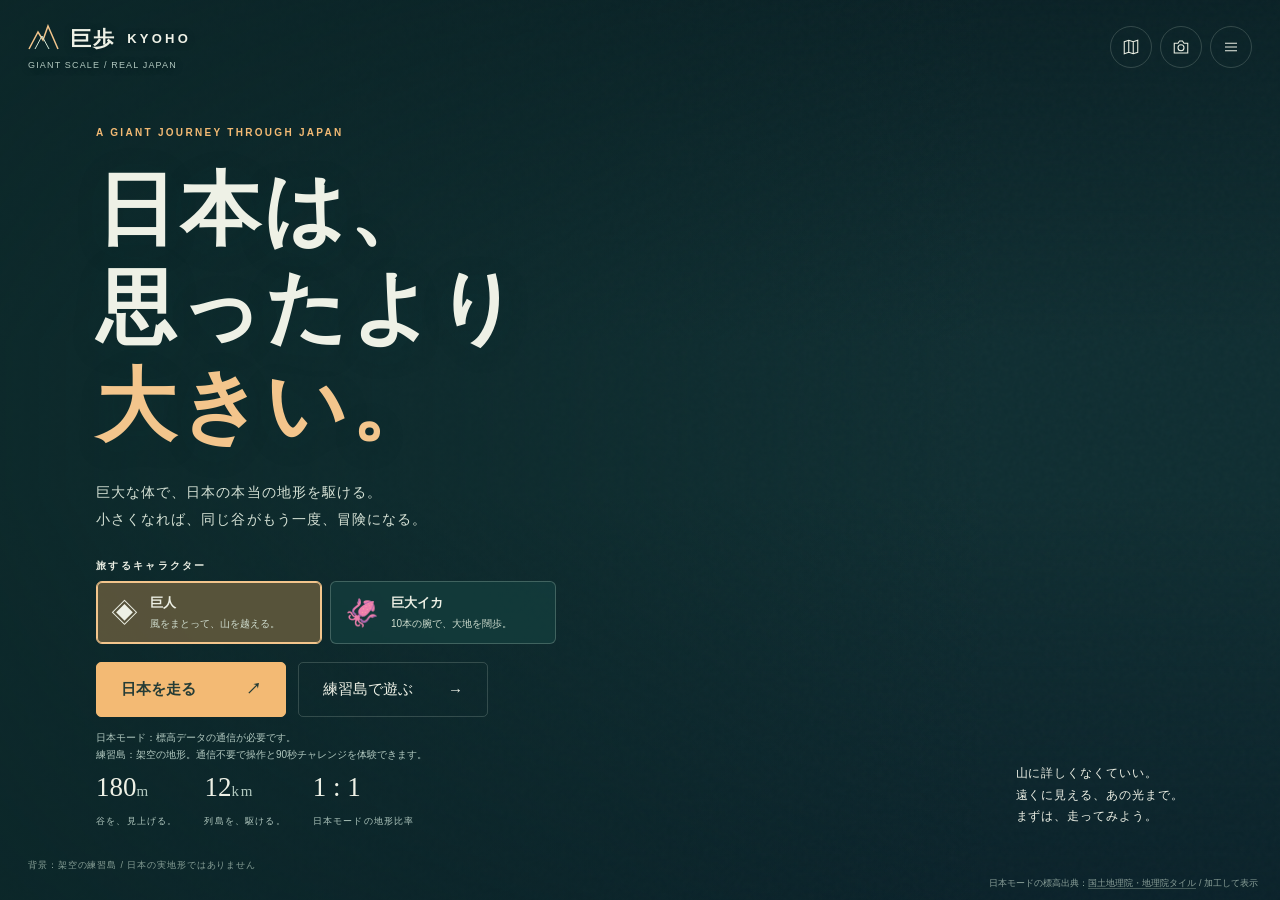
<file: src/shell.html>
<!doctype html><html lang="ja"><head><meta charset="utf-8"><meta name="viewport" content="width=device-width,initial-scale=1,maximum-scale=1,viewport-fit=cover"><meta name="theme-color" content="#102f32"><meta name="description" content="巨歩 KYOHO — 巨大な体で、実際の日本の地形を走る。地形ストリーミング型・3Dスケールアクション。"><link rel="icon" href="/favicon.svg"><title>巨歩 KYOHO — 日本は、思ったより大きい。</title><style>
:root{--ink:#eef1e6;--mute:#b1c8bf;--night:#102e32;--line:#d2e3d531;--accent:#f3ba74;--aqua:#9ce4d0;--glass:#132e32c7;--safe:env(safe-area-inset-bottom,0px)}*{box-sizing:border-box}html,body{margin:0;width:100%;height:100%;overflow:hidden;background:var(--night);color:var(--ink);font-family:-apple-system,BlinkMacSystemFont,"Hiragino Kaku Gothic ProN","Yu Gothic",Meiryo,sans-serif}body{-webkit-user-select:none;user-select:none;touch-action:none}button,input{font:inherit}button{cursor:pointer;color:var(--ink);background:none;border:1px solid var(--line);border-radius:4px;padding:11px 16px;transition:background .2s,transform .2s,border-color .2s}button:hover{background:#ffffff17;border-color:#d2e3d583}button:active{transform:scale(.97)}button:focus-visible{outline:2px solid var(--accent);outline-offset:4px}button:disabled{opacity:.5;cursor:wait}a{color:inherit}svg{vertical-align:middle}#world{position:fixed;inset:0;width:100%;height:100%;touch-action:none;outline:none}#vignette{position:fixed;inset:0;pointer-events:none;background:linear-gradient(180deg,#071b20a8,transparent 38%,transparent 55%,#071a2599);z-index:1}#grain{position:fixed;inset:0;pointer-events:none;opacity:.04;z-index:2;background-image:url('data:image/svg+xml,%3Csvg viewBox="0 0 180 180" xmlns="http://www.w3.org/2000/svg"%3E%3Cfilter id="n"%3E%3CfeTurbulence type="fractalNoise" baseFrequency=".95" numOctaves="3" stitchTiles="stitch"/%3E%3C/filter%3E%3Crect width="100%25" height="100%25" opacity=".6" filter="url(%23n)"/%3E%3C/svg%3E')}.hidden{display:none!important}.overline{font-size:10px;letter-spacing:.23em;text-transform:uppercase;font-weight:600}.mono{font-variant-numeric:tabular-nums;font-family:ui-monospace,SFMono-Regular,Menlo,Consolas,monospace}.muted{color:var(--mute)}.primary{background:var(--accent);border-color:var(--accent);color:#253c36;font-weight:700}.primary:hover{background:#ffcf99;border-color:#ffcf99}.round{border-radius:50%;width:42px;height:42px;padding:0;display:inline-grid;place-items:center}.glass{background:var(--glass);backdrop-filter:blur(16px);-webkit-backdrop-filter:blur(16px)}#brand{display:flex;align-items:center;gap:11px;font-weight:700;letter-spacing:.18em}#brand .word{font-size:13px;letter-spacing:.25em}#brand .jp{font-size:21px;letter-spacing:.1em}#topbar{position:fixed;z-index:10;left:max(28px,env(safe-area-inset-left));right:max(28px,env(safe-area-inset-right));top:max(24px,env(safe-area-inset-top));display:flex;align-items:center;justify-content:space-between;pointer-events:none}#topbar>*{pointer-events:auto}#topActions{display:flex;gap:8px}#modeBadge{display:block;margin-top:7px;font-size:9px;letter-spacing:.13em;color:var(--mute)}#title{position:fixed;inset:0;z-index:5;padding:0 7.5vw;display:flex;flex-direction:column;justify-content:center;pointer-events:none;background:linear-gradient(90deg,#0c2829c9 0%,#0c28295c 46%,transparent 77%)}#title>*{pointer-events:auto}#title .title-copy{margin-top:-10px;max-width:760px}#title h1{font-size:clamp(42px,6.25vw,90px);font-weight:750;line-height:1.23;letter-spacing:.045em;margin:23px 0 23px;text-shadow:0 5px 35px #173a3c22}#title h1 em{font-style:normal;color:#f3c58c}#title .lead{line-height:1.95;font-size:14px;color:#d6e2d6;letter-spacing:.075em;margin:0 0 26px}#title .startrow{display:flex;align-items:center;gap:12px}#title .play{padding:17px 24px;min-width:190px;border-radius:5px;display:flex;align-items:center;justify-content:space-between;gap:24px;font-size:15px}#title .subnote{margin-top:12px;font-size:10px;color:var(--mute);line-height:1.7}#titleBottom{position:absolute;bottom:72px;left:7.5vw;right:7.5vw;display:flex;align-items:flex-end;justify-content:space-between;gap:24px}#titleBottom .philosophy{max-width:270px;line-height:1.8;font-size:12px;letter-spacing:.08em}#titleBottom .specs{display:flex;gap:27px}.spec b{font-family:Georgia,serif;font-size:27px;font-weight:400;display:block;margin-bottom:7px}.spec span{font-size:9px;color:var(--mute);letter-spacing:.13em}#bgCaption{position:fixed;left:28px;bottom:28px;z-index:6;font-size:9px;color:#c7ddcea8;letter-spacing:.1em}#source{position:fixed;right:max(22px,env(safe-area-inset-right));bottom:max(10px,var(--safe));font-size:9px;color:#cee2d2a6;z-index:10;max-width:75vw;text-align:right;line-height:1.6;pointer-events:auto}#source a{text-decoration:none;border-bottom:1px solid #cde2d04a}#compass{position:fixed;top:27px;left:50%;transform:translateX(-50%);z-index:7;min-width:190px;text-align:center;pointer-events:none}#compass .head{font-size:12px;letter-spacing:.25em}#compass .ticks{font-size:10px;color:#d7e9d880;letter-spacing:5px;margin-top:7px}#objective{position:fixed;left:30px;top:112px;z-index:7;pointer-events:none}#objective h3{margin:8px 0 6px;font-size:18px;letter-spacing:.07em;font-weight:600}#objective p{margin:0;font-size:11px;color:var(--mute);line-height:1.7}#objective .track{width:180px;height:2px;background:#cddccd30;margin-top:13px}#objective .track i{display:block;height:2px;background:var(--accent);width:0;transition:width .3s}#counter{position:fixed;top:110px;right:30px;z-index:7;text-align:right;pointer-events:none}#counter .num{font-size:31px;font-weight:300;letter-spacing:-.02em}#counter .num span{font-size:12px;color:var(--mute);margin-left:4px}#counter .metric{font-size:9px;color:var(--mute);letter-spacing:.12em;margin-top:5px}#minimapWrap{position:fixed;right:30px;top:195px;z-index:7;width:144px;height:144px;border-radius:50%;overflow:hidden;border:1px solid var(--line);background:#0b283f33;cursor:pointer}#minimap{width:100%;height:100%}#altitude{position:absolute;bottom:18px;left:0;right:0;text-align:center;font-size:9px;color:var(--mute)}#sizePanel{position:fixed;left:30px;bottom:calc(63px + var(--safe));z-index:7}#heightReadout{font-size:31px;font-weight:300;margin:5px 0 14px;letter-spacing:.01em}#heightReadout small{font-size:12px;margin-left:5px;color:var(--mute)}#sizeButtons{display:flex;gap:5px}#sizeButtons button{font-size:10px;padding:10px 12px;border-radius:3px;min-width:60px;background:#14353466}#sizeButtons button.active{background:var(--accent);color:#274439;border-color:var(--accent)}#velocity{position:fixed;bottom:calc(58px + var(--safe));left:50%;transform:translateX(-50%);z-index:7;text-align:center;pointer-events:none}#velocity .speed{font-size:40px;line-height:1;font-weight:250;letter-spacing:-.035em}#velocity .speed small{font-size:10px;margin-left:5px;letter-spacing:.15em;color:var(--mute)}#movementState{font-size:9px;letter-spacing:.2em;margin-top:12px;color:#e1b687}#energy{width:128px;height:3px;background:#e4efe026;margin:12px auto 0;border-radius:5px}#energy i{display:block;width:100%;height:100%;background:var(--aqua);border-radius:5px}#quickActions{position:fixed;right:30px;bottom:calc(66px + var(--safe));z-index:7;display:flex;gap:8px}#quickActions button{font-size:11px;padding:11px 14px;background:#14353480}#keys{position:fixed;bottom:28px;left:30px;right:30px;z-index:7;color:#c8daccae;font-size:10px;letter-spacing:.03em;pointer-events:none}kbd{font:inherit;border:1px solid #d2e3d54a;border-radius:3px;padding:2px 4px;color:var(--ink);margin:0 3px}#tip{position:fixed;z-index:12;left:50%;bottom:calc(154px + var(--safe));transform:translateX(-50%);max-width:85vw;text-align:center;border:1px solid var(--line);background:#173b3bcc;backdrop-filter:blur(12px);padding:13px 21px;border-radius:5px;transition:opacity .4s;pointer-events:none;white-space:nowrap;font-size:12px;letter-spacing:.025em}#toast{position:fixed;left:50%;top:22%;transform:translate(-50%,-12px);z-index:21;text-align:center;opacity:0;pointer-events:none;transition:opacity .3s,transform .4s;text-shadow:0 3px 20px #123737;max-width:90vw}#toast.show{opacity:1;transform:translate(-50%,0)}#toast .small{font-size:10px;color:var(--accent);letter-spacing:.2em;margin-bottom:8px}#toast .big{font-size:clamp(19px,2.5vw,34px);font-weight:500;letter-spacing:.045em}#targetLabel{position:fixed;z-index:6;pointer-events:none;text-align:center;transform:translate(-50%,-100%);color:#ffdab0;text-shadow:0 2px 10px #163b36}#targetLabel .dot{display:block;font-size:17px;margin-bottom:3px}#targetLabel b{font-size:11px;display:block;font-weight:500}#targetLabel span{font-size:10px;opacity:.8;display:block;margin-top:4px}#dataStatus{position:fixed;left:30px;top:210px;z-index:8;font-size:9px;color:#bcd5c7;background:#112d3255;border-left:2px solid var(--aqua);padding:7px 9px;max-width:205px;line-height:1.7;pointer-events:none}#dataStatus.warn{border-color:var(--accent);color:var(--accent)}#timer{position:fixed;left:50%;top:84px;transform:translateX(-50%);z-index:8;text-align:center;font-size:26px;letter-spacing:.08em}#timer small{display:block;color:var(--mute);font-size:9px;letter-spacing:.2em;margin-top:4px}#touchControls{position:fixed;inset:0;pointer-events:none;z-index:12;display:none}.touch #touchControls{display:block}.touch #keys{display:none}#joystick{position:absolute;bottom:calc(60px + var(--safe));left:max(36px,env(safe-area-inset-left));width:114px;height:114px;border-radius:50%;border:1px solid #d6e9d847;background:#b0d5c310;pointer-events:auto;touch-action:none}#joystick:before{content:"";position:absolute;inset:23px;border:1px solid #d6e9d829;border-radius:50%}#stick{position:absolute;width:44px;height:44px;border-radius:50%;left:34px;top:34px;background:#dce8d644;border:1px solid #e9f2de73;pointer-events:none}#touchRight{position:absolute;right:max(26px,env(safe-area-inset-right));bottom:calc(66px + var(--safe));display:flex;align-items:flex-end;gap:14px;pointer-events:auto}#touchJump{width:76px;height:76px;border-radius:50%;padding:0;background:#f0bf7940;border-color:#f3c78e88;font-size:12px}#touchDash{width:55px;height:55px;border-radius:50%;padding:0;background:#c1e3d426;font-size:10px}.touch #sizePanel{bottom:calc(195px + var(--safe));left:30px}.touch #heightReadout{font-size:21px;margin:4px 0 9px}.touch #quickActions{bottom:calc(169px + var(--safe));right:27px}.touch #quickActions button{font-size:10px;padding:8px}.touch #sizeButtons button{min-width:0;padding:8px}.touch #velocity{bottom:calc(71px + var(--safe))}.touch #tip{bottom:calc(34px + var(--safe));padding:9px 14px;font-size:10px}.touch #minimapWrap{width:110px;height:110px;top:177px}.touch #dataStatus{top:195px;max-width:190px}.touch #sizePanel .overline{font-size:8px}.modal{position:fixed;inset:0;z-index:30;background:#081f2abc;backdrop-filter:blur(13px);display:grid;place-items:center;padding:24px;touch-action:auto}.modal .sheet{border:1px solid #d2e3d52e;background:linear-gradient(140deg,#1d3d3e,#122f34);border-radius:10px;padding:30px;max-height:90dvh;overflow:auto;width:min(680px,100%);box-shadow:0 25px 100px #071a2044}.modal h2{font-size:29px;font-weight:500;letter-spacing:.075em;margin:12px 0 13px}.modal p{font-size:12px;line-height:1.9;color:#c5dacf}.modal .modalhead{display:flex;justify-content:space-between;align-items:center;gap:20px}.close{font-size:24px;border:0;padding:4px 10px}.row{display:flex;align-items:center;justify-content:space-between;gap:14px;padding:15px 0;border-bottom:1px solid var(--line)}.row b{font-weight:500;font-size:13px}.row small{display:block;font-size:10px;color:var(--mute);line-height:1.7;margin-top:5px}.row button{font-size:11px;min-width:110px}.row button.on{background:#94c5aa23;border-color:#aed6bb7d;color:var(--aqua)}.buttons{display:flex;gap:10px;margin-top:23px;flex-wrap:wrap}.buttons button{font-size:12px}.fine{font-size:10px!important;color:#9bb8b0!important}.fact{border-left:2px solid var(--accent);padding-left:14px;margin-top:23px}.map-sheet{width:min(1040px,100%)!important}.map-layout{display:grid;grid-template-columns:1fr 320px;gap:25px;margin-top:20px}#atlasCanvas{width:100%;height:450px;border-radius:7px;background:#0e3037;cursor:pointer;border:1px solid #cbdbd413}#places{height:450px;overflow:auto;padding-right:6px;touch-action:pan-y}#places button{display:block;width:100%;text-align:left;padding:13px 14px;border-radius:5px;margin-bottom:7px;background:#bfd5c408}#places strong{display:block;font-weight:500;font-size:14px}#places small{font-size:10px;color:var(--mute);display:block;margin-top:5px;line-height:1.7}#places .region{float:right;font-size:9px;color:var(--accent)}#loading .sheet{max-width:510px}#loadProgress{height:3px;background:#d2e3d51f;margin:24px 0 12px}#loadProgress i{height:3px;display:block;width:3%;background:var(--accent);transition:width .4s}#loadStats{font-size:10px;color:var(--mute);line-height:1.9}#loadError{font-size:12px;line-height:1.9;color:var(--accent);border-left:2px solid var(--accent);padding-left:13px;margin-top:18px}#result{text-align:center}#result .grade{font-family:Georgia,serif;font-size:60px;color:var(--accent);letter-spacing:.13em;padding:15px 0 2px}#result .numbers{display:flex;justify-content:center;gap:35px;margin:18px 0 24px}#result .numbers b{display:block;font-size:28px;font-weight:300}#result .numbers span{font-size:10px;color:var(--mute);display:block;margin-top:6px}#snapshotImage{width:100%;border-radius:5px;margin-top:20px}#fatal{position:fixed;z-index:100;inset:0;display:grid;place-items:center;padding:25px;background:#123034}#fatal .box{max-width:530px}#fatal p{line-height:1.9;color:#c6d9cc}#fps{position:fixed;left:10px;top:75px;z-index:90;font:10px monospace;display:none}.rotate-note{display:none}#routePills{display:flex;gap:6px;margin-top:12px}#routePills span{width:16px;height:3px;background:#deecde2e}#routePills span.done{background:var(--accent)}@media(max-width:760px){#topbar{left:20px;right:20px;top:max(16px,env(safe-area-inset-top))}#brand .jp{font-size:19px}#brand .word{font-size:10px}#topActions{gap:4px}.round{width:36px;height:36px}#title{padding:0 6vw}#title h1{font-size:clamp(45px,10vw,65px);margin:17px 0 20px}#title .lead{font-size:12px;line-height:1.9}#title .startrow{gap:8px}#title .play{min-width:0;padding:14px 16px;font-size:12px;gap:20px}#titleBottom{left:6vw;right:6vw;bottom:78px}#titleBottom .specs{gap:20px}.spec b{font-size:23px}.spec span{font-size:8px}#titleBottom .philosophy{display:none}#bgCaption{left:20px;bottom:calc(39px + var(--safe));font-size:8px}#source{font-size:8px;right:15px;max-width:95vw}#compass{top:74px;min-width:130px}#compass .head{font-size:10px}#compass .ticks{font-size:8px;letter-spacing:4px}#objective{left:20px;top:113px}#objective h3{font-size:15px}#objective p{font-size:10px}#objective .track{width:130px}#counter{right:20px;top:110px}#counter .num{font-size:25px}#minimapWrap{right:20px!important}#dataStatus{left:20px;top:203px;font-size:8px;max-width:185px}#sizePanel{left:20px!important}#quickActions{right:20px!important}#velocity .speed{font-size:33px}#timer{top:86px;font-size:21px}.modal{padding:15px}.modal .sheet{padding:22px;max-height:91dvh}.modal h2{font-size:24px}.map-layout{grid-template-columns:1fr;gap:14px}#atlasCanvas{height:230px}#places{height:260px;display:grid;grid-template-columns:1fr 1fr;gap:6px}#places button{margin:0;padding:10px}#places small{font-size:9px}#places .region{float:none;display:block;margin-bottom:4px}.touch #tip{max-width:88vw;white-space:normal;line-height:1.6}.touch #sizePanel{bottom:calc(196px + var(--safe))}.touch #dataStatus{top:204px}.touch #quickActions button{padding:8px}#heightReadout{font-size:23px}}@media(max-height:520px){#title .title-copy{margin-top:14px}#title h1{font-size:42px;margin:12px 0}#title h1 br.first{display:none}#title .lead{font-size:11px;margin-bottom:15px;line-height:1.7}#title .title-copy>.overline{margin-top:35px;font-size:8px}#titleBottom{bottom:32px;left:auto;right:30px}#titleBottom .specs{gap:20px}.spec b{font-size:24px}.spec span{font-size:8px}#title .subnote{max-width:340px;font-size:8px}#bgCaption{bottom:12px;font-size:8px}#source{bottom:7px;font-size:7px}#brand .jp{font-size:17px}#brand .word{font-size:10px}#modeBadge{font-size:8px;margin-top:4px}#topbar{top:15px;left:max(24px,env(safe-area-inset-left));right:max(24px,env(safe-area-inset-right))}.round{width:34px;height:34px}#compass{top:18px}#objective{top:78px;left:max(26px,env(safe-area-inset-left))}#objective h3{font-size:14px;margin:5px 0 4px}#objective p{font-size:9px}#counter{top:75px;right:max(26px,env(safe-area-inset-right))}#counter .num{font-size:24px}#minimapWrap{display:none}#dataStatus,.touch #dataStatus{top:146px;left:max(26px,env(safe-area-inset-left));font-size:8px;padding:5px 7px}#sizePanel,.touch #sizePanel{left:50%!important;bottom:calc(21px + var(--safe));transform:translateX(-50%);text-align:center}.touch #sizeButtons button,#sizeButtons button{padding:7px 10px}#sizePanel>.overline{display:none}#heightReadout,.touch #heightReadout{display:none}#quickActions,.touch #quickActions{bottom:auto;top:135px;right:max(26px,env(safe-area-inset-right))!important}#velocity,.touch #velocity{bottom:calc(73px + var(--safe))}#velocity .speed{font-size:27px}#movementState{font-size:8px;margin-top:7px}#energy{margin-top:8px;width:100px}#keys{display:none}#tip,.touch #tip{bottom:auto;top:69px;padding:8px 13px;font-size:10px;max-width:45vw;white-space:normal}#toast{top:34%}#toast .big{font-size:24px}#joystick{width:96px;height:96px;left:max(40px,env(safe-area-inset-left));bottom:calc(33px + var(--safe))}#stick{left:25px;top:25px}#touchRight{right:max(35px,env(safe-area-inset-right));bottom:calc(31px + var(--safe))}#touchJump{width:66px;height:66px}#touchDash{width:50px;height:50px}#timer{top:56px;font-size:20px}.map-layout{grid-template-columns:1fr 320px}#atlasCanvas{height:220px}#places{height:220px;display:block}#places button{margin-bottom:5px}.modal .sheet{max-height:92dvh;padding:20px}.modal h2{font-size:23px;margin:6px 0 9px}.modal p{font-size:11px;line-height:1.7}.row{padding:10px 0}.row small{font-size:9px}.row b{font-size:12px}#result .grade{font-size:40px;padding:4px 0}#result .numbers{margin:10px 0 15px}#result .numbers b{font-size:24px}#result .buttons{margin-top:14px}}@media(prefers-reduced-motion:reduce){*{scroll-behavior:auto!important;transition:none!important}#grain{display:none}}

#objective,#counter,#compass,#topbar{text-shadow:0 1px 6px #071a20a8}#dataStatus{background:#112d32b8}#minimapWrap{background:#0b283f77}#targetLabel{filter:drop-shadow(0 1px 4px #0b292dcc)}

#titleBottom{pointer-events:none!important}@media(max-height:700px){#titleBottom{display:none}#title h1{font-size:clamp(34px,5vw,58px)}}

@media(max-width:760px) and (min-height:521px){.touch #tip{bottom:calc(290px + var(--safe));max-width:88vw}.touch #quickActions{bottom:calc(155px + var(--safe))}#toast{top:31%}#toast .big{font-size:22px}}
[hidden]{display:none!important}#placeLabels{position:fixed;inset:0;z-index:6;pointer-events:none}.place-label{position:absolute;width:184px;min-height:43px;padding:5px 8px;text-align:center;background:#0b2935a6;border-bottom:1px solid #dce5c680;text-shadow:0 1px 5px #102f32;border-radius:3px}.place-label strong{display:block;font-size:12px;font-weight:500;white-space:nowrap;overflow:hidden;text-overflow:ellipsis}.place-label small{font-size:9px;color:#d3decf}.place-label.town{border-color:#9ce4d0;color:#baf9da}.place-label:after{content:'';position:absolute;left:50%;top:100%;height:10px;border-left:1px solid #dce5c680}#townStatus{position:fixed;z-index:7;left:50%;bottom:calc(190px + var(--safe));transform:translateX(-50%);min-width:240px;max-width:80vw;padding:10px 15px;background:#102f32c9;border-left:2px solid #9ce4d077;pointer-events:none}#townStatus>div{display:flex;justify-content:space-between;gap:24px}#townName{font-size:12px;color:#baf9da}#townDistance{font-size:10px;color:var(--mute)}#townHint{margin:3px 0 0;font-size:10px;color:var(--mute)}#townStatus.recovering{border-color:#baf9da;background:#28514ced}#townStatus.recovering #townHint{color:#e7ffe8}.town-destinations{margin:15px 0}.town-destinations summary{cursor:pointer;font-size:12px;padding:12px;color:var(--aqua)}.town-destinations button{width:100%;margin-top:6px;text-align:left;font-size:12px}@media(max-width:700px){.place-label{width:152px}.place-label strong{font-size:11px}#townStatus{bottom:calc(235px + var(--safe));min-width:225px;padding:8px 11px}#townStatus:not(.near-town){display:none}}@media(min-height:521px) and (max-width:700px){.touch #townStatus{bottom:calc(44svh + var(--safe))}}@media(max-height:520px){#townStatus{bottom:155px;left:auto;right:18px;transform:none;max-width:240px}.place-label{width:152px}}
.character-picker{margin:0 0 18px;max-width:460px}.character-picker>.overline{margin-bottom:8px}.character-options{display:flex;gap:8px}.character-options button{display:flex;align-items:center;gap:12px;flex:1;text-align:left;padding:12px 14px;border:1px solid #c4d8ca44;background:#133c3dd9;border-radius:6px;color:var(--text)}.character-options button>span:first-child{font-size:27px}.character-options b{display:block;font-size:13px}.character-options small{display:block;font-size:10px;margin-top:5px;color:#cfddcf}.character-options button[aria-pressed="true"]{border-color:#f3c58c;background:#665b3ed9;box-shadow:inset 0 0 0 1px #f3c58c}.character-options button:focus-visible{outline:3px solid #fff;outline-offset:3px}
@media(max-height:800px){#title h1{font-size:clamp(32px,5vw,60px);margin:12px 0}#title .lead{margin-bottom:14px}#titleBottom{display:none}}
@media(max-height:560px){#title{overflow-y:auto;justify-content:flex-start;padding-top:75px;padding-bottom:35px}#title .title-copy>.overline{margin-top:0}#title h1{font-size:32px}#title .lead{margin-bottom:10px}.character-picker{margin-bottom:12px}}
@media(max-width:480px){.character-options button{padding:10px 9px;gap:7px}.character-options small{font-size:9px}}
</style></head><body>
<canvas id="world" tabindex="0" aria-label="巨歩 3Dゲーム画面"></canvas><div id="vignette"></div><div id="grain"></div>
<div id="topbar"><div><div id="brand"><svg width="31" height="29" viewBox="0 0 31 29" fill="none" aria-hidden="true"><path d="M1 25L10 8L15 16L20 2L30 25" stroke="#f3c58c" stroke-width="1.5"/><path d="M7 25L14 12L21 25" stroke="#d6e8d5" stroke-width="1"/></svg><span class="jp">巨歩</span><span class="word">KYOHO</span></div><span id="modeBadge">GIANT SCALE / REAL JAPAN</span></div><div id="topActions"><button class="round" id="mapBtn" aria-label="日本地図と移動先" title="日本地図 [M]"><svg width="18" height="18" viewBox="0 0 24 24" fill="none"><path d="M3 5l6-2 6 2 6-2v16l-6 2-6-2-6 2V5zM9 3v16m6-14v16" stroke="currentColor" stroke-width="1.4"/></svg></button><button class="round" id="photoBtn" aria-label="写真を撮る" title="写真 [P]"><svg width="18" height="18" viewBox="0 0 24 24" fill="none"><path d="M3 7h5l2-3h4l2 3h5v13H3V7z" stroke="currentColor" stroke-width="1.4"/><circle cx="12" cy="13" r="4" stroke="currentColor" stroke-width="1.4"/></svg></button><button class="round" id="menuBtn" aria-label="設定と遊び方" title="設定 / 一時停止 [Esc]"><svg width="18" height="18" viewBox="0 0 24 24" fill="none"><path d="M4 7h16M4 12h16M4 17h16" stroke="currentColor" stroke-width="1.4"/></svg></button></div></div>
<section id="title"><div class="title-copy"><div class="overline" style="color:var(--accent)">A GIANT JOURNEY THROUGH JAPAN</div><h1>日本は、<br class="first">思ったより<br><em>大きい。</em></h1><p class="lead">巨大な体で、日本の本当の地形を駆ける。<br>小さくなれば、同じ谷がもう一度、冒険になる。</p><div class="character-picker"><div class="overline">旅するキャラクター</div><div class="character-options" role="group" aria-label="キャラクター選択"><button type="button" data-character="giant" aria-pressed="true"><span aria-hidden="true">◈</span><span><b>巨人</b><small>風をまとって、山を越える。</small></span></button><button type="button" data-character="squid" aria-pressed="false"><span aria-hidden="true">🦑</span><span><b>巨大イカ</b><small>10本の腕で、大地を闊歩。</small></span></button></div></div><div class="startrow"><button id="startJapan" class="play primary">日本を走る <span>↗</span></button><button id="startDemo" class="play">練習島で遊ぶ <span>→</span></button></div><div class="subnote">日本モード：標高データの通信が必要です。<br>練習島：架空の地形。通信不要で操作と90秒チャレンジを体験できます。</div></div><div id="titleBottom"><div class="specs"><div class="spec"><b>180<span style="font-size:15px">m</span></b><span>谷を、見上げる。</span></div><div class="spec"><b>12<span style="font-size:15px">km</span></b><span>列島を、駆ける。</span></div><div class="spec"><b>1 : 1</b><span>日本モードの地形比率</span></div></div><div class="philosophy">山に詳しくなくていい。<br>遠くに見える、あの光まで。<br>まずは、走ってみよう。</div></div></section>
<div id="bgCaption">背景：架空の練習島 / 日本の実地形ではありません</div>
<div id="hud" class="hidden"><div id="placeLabels" hidden></div><div id="townStatus" hidden><div><b id="townName"></b><span id="townDistance"></span></div><p id="townHint"></p></div><div id="compass"><div class="head mono" id="bearing">N · 000°</div><div class="ticks">· ┆ · ┆ │ ┆ · ┆ ·</div></div><div id="objective"><div class="overline" id="objectiveMode">FREE ROAM</div><h3 id="objectiveTitle">次の光へ。</h3><p id="objectiveDesc">地形を読むより、まず走ろう。</p><div id="routePills"></div></div><div id="counter"><div class="overline">この旅の距離</div><div class="num mono"><b id="distance" style="font-weight:300">0.0</b><span>km</span></div><div class="metric" id="regionName">練習島</div></div><div id="minimapWrap" aria-label="地図を開く" role="button" tabindex="0"><canvas id="minimap" width="288" height="288"></canvas><div id="altitude" class="mono">0 m</div></div><div id="sizePanel"><div class="overline">あなたの身長</div><div id="heightReadout"><span class="mono">600</span><small>m</small></div><div id="sizeButtons"><button data-size="0">180 m</button><button data-size="1" class="active">600 m</button><button data-size="2">3 km</button><button data-size="3">12 km</button></div></div><div id="velocity"><div class="speed mono"><span id="speedNum">0.0</span><small>km/s</small></div><div id="movementState">GROUND FLOW</div><div id="energy"><i></i></div></div><div id="quickActions"><button id="challengeBtn">90秒チャレンジ</button><button id="autoBtn" title="オートラン [R]">自動走行</button></div><div id="keys"><kbd>W A S D</kbd> 移動　<kbd>I J K L</kbd> / ドラッグ 視点　<kbd>Space</kbd> 跳ぶ・長押しで滑空　<kbd>Shift</kbd> ダッシュ　<kbd>E</kbd> 巨大化　<kbd>M</kbd> 日本地図</div><div id="dataStatus"></div><div id="timer" class="hidden"><span class="mono">90.0</span><small>SECONDS LEFT</small></div></div>
<div id="targetLabel" class="hidden"><span class="dot">◇</span><b>次の光</b><span class="mono">2.0 km</span></div><div id="tip" class="hidden"></div><div id="toast"><div class="small">SCALE SHIFT</div><div class="big"></div></div><div id="source">日本モードの標高出典：<a href="https://maps.gsi.go.jp/development/ichiran.html" target="_blank" rel="noopener">国土地理院・地理院タイル</a> / 加工して表示</div><div id="fps"></div>
<div id="touchControls" class="hidden"><div id="joystick" aria-label="移動スティック"><div id="stick"></div></div><div id="touchRight"><button id="touchDash">ダッシュ</button><button id="touchJump">跳ぶ<br><span style="font-size:9px;opacity:.7">長押し 滑空</span></button></div></div>
<section id="loading" class="modal hidden" aria-label="実地形読み込み"><div class="sheet"><div class="overline" style="color:var(--accent)">REAL TERRAIN / STREAMING</div><h2 id="loadTitle">北アルプスへ。</h2><p>国土地理院の標高画像から、実際の地形を組み立てています。取得できていない地形は、架空の山で補いません。</p><div id="loadProgress"><i></i></div><div id="loadStats" class="mono">地形サーバーに接続中…</div><div id="loadError" class="hidden">標高サーバーに接続できませんでした。インターネット接続を確認し、Safari / Chromeで開いてください。実地形を取得するには外部通信が必要です。</div><div class="buttons"><button id="retryLoad" class="primary">再接続</button><button id="cancelLoad">練習島で遊ぶ</button></div><p class="fine">初回は数MB程度を段階的に取得します。範囲・移動量により増えます。外部送信は標高タイル取得のHTTPリクエストのみで、キーやログインは不要です。</p></div></section>
<section id="mapModal" class="modal hidden" aria-label="日本地図"><div class="sheet map-sheet"><div class="modalhead"><div><div class="overline" style="color:var(--accent)">THE ARCHIPELAGO</div><h2>次は、どの山の向こうへ。</h2></div><button class="close" data-close="mapModal" aria-label="閉じる">×</button></div><p style="margin:0">行き先を選んで実地形へ。着地後は、目的地に縛られず移動できます。</p><div class="map-layout"><canvas id="atlasCanvas" aria-label="日本の広域概略図"></canvas><div id="places"></div></div><p class="fine" style="margin-bottom:0">概略海岸線：Natural Earth。小島・境界は省略されています。南西諸島の点は移動先です。実地形は現地周辺から読み込みます。登山道の案内や現実のルート判断には使えません。</p></div></section>
<section id="settings" class="modal hidden" aria-label="設定"><div class="sheet"><div class="modalhead"><div><div class="overline" style="color:var(--accent)">TAKE A BREATH</div><h2>ひと休み。</h2></div><button class="close" data-close="settings" aria-label="閉じる">×</button></div><div class="character-picker"><div class="overline">旅するキャラクター</div><div class="character-options" role="group" aria-label="キャラクター選択"><button type="button" data-character="giant" aria-pressed="true"><span aria-hidden="true">◈</span><span><b>巨人</b><small>風をまとって、山を越える。</small></span></button><button type="button" data-character="squid" aria-pressed="false"><span aria-hidden="true">🦑</span><span><b>巨大イカ</b><small>10本の腕で、大地を闊歩。</small></span></button></div></div><div class="row"><div><b>サウンド</b><small>風、足音、光の音。すべてブラウザ内で合成。</small></div><button id="soundOption">オフ</button></div><div class="row"><div><b>山と街の名前</b><small>近くの地名を表示。街の緑の光は休息地。</small></div><button id="labelsOption" aria-pressed="true">オン</button></div><div class="row"><div><b>描画品質</b><small>重い場合は「軽量」に切り替えてください。</small></div><button id="qualityOption">標準</button></div><div class="row"><div><b>動きをひかえめに</b><small>画角変化と着地の揺れを抑えます。</small></div><button id="motionOption">オフ</button></div><div class="row"><div><b>地形の等高線</b><small>ゲーム内の標高から200m間隔で描画します。</small></div><button id="contourOption">オフ</button></div><div class="row"><div><b>光の時間</b><small>時間・積雪・植生の色は演出です。</small></div><button id="timeOption">朝</button></div><div class="row"><div><b>自動保存</b><small id="saveInfo">移動先、記録、設定をこのブラウザに保存します。</small></div><button id="exportSave">記録を書き出す</button></div><div class="buttons"><button id="resumeBtn" class="primary">旅に戻る</button><button id="helpBtn">遊び方とデータ</button><button id="importSave">記録を読み込む</button><button id="fullscreenBtn">全画面</button><button id="titleBtn">タイトルへ</button></div><input type="file" id="saveFile" accept="application/json,.json" class="hidden"><p class="fine">日本モードと練習島の距離・ベスト記録は別々に保存します。集計にワープ距離は含みません。外部サービスへの記録送信はありません。</p></div></section>
<section id="help" class="modal hidden" aria-label="遊び方とデータ"><div class="sheet"><div class="modalhead"><div><div class="overline" style="color:var(--accent)">NO MOUNTAIN KNOWLEDGE REQUIRED</div><h2>山の知識より、好奇心。</h2></div><button class="close" data-close="help" aria-label="閉じる">×</button></div><p><b>日本モードの街で、ひと休み。</b><br>緑の光が目印です。街の中心から900m以内で、身長600m以下になり、地面に降りて立ち止まると風のエネルギーが回復します。メニュー中や地形待機中には回復しません。地図の「街へ向かう」からも移動できます。</p><p class="fine">山名・山頂位置：国土地理院「日本の主な山岳標高」。街名・代表点：地理院地図の住所検索。建物の配置・規模はゲーム用の模式表現で、実際の建物や市街地の範囲を再現したものではありません。</p><p><b>走る → 尾根から跳ぶ → 長押しで滑空 → 光をくぐる。</b><br>光に近づくと風のエネルギーが戻ります。90秒チャレンジでは、光を順にくぐって記録を狙います。小さな光は600m以下になって通過してください。</p><p>PCは <b>WASD / 矢印</b> で移動、<b>J / L</b> で視点を左 / 右、<b>I / K</b> で上 / 下へ回します（長押し対応）。ドラッグでも視点を変更できます。<b>Space</b> でジャンプと滑空、<b>Shift</b> でダッシュ。<b>E</b> でサイズ切替、<b>R</b> でオートラン、<b>M</b> で地図、<b>P</b> で撮影です。数字の <b>1〜4</b> でもサイズを選べます。</p><p>スマホは左スティックで移動、右側の空いている画面をスワイプして視点変更。右下がジャンプとダッシュです。横画面でも遊べます。</p><div class="fact"><p><b>実際なのは地形。超人的なのは、あなた。</b><br>日本モードは国土地理院のDEM10B系PNG標高タイルを取得し、地球の曲率を考慮した球面に配置します。水平距離と高さは同じ単位（km）で、標高の誇張はしません。ただし球体地球の近似、標高の補間、描画用の間引きがあり、測量精度の再現ではありません。</p></div><p>取得解像度は身体サイズに応じて変化します。元データの名称にある「10m」は、本作の描画メッシュが常に10mという意味ではありません。海面・欠測画素は標高0mの遊べる水面として扱い、欠測であることを表示します。通信失敗は水面とみなさず、取得待ちにします。</p><p><b>架空の練習島</b>は操作体験のための独立したステージで、日本の山を再現したものではありません。人・光・移動速度・ジャンプ・植生色・雪・空・時間はゲーム上の表現です。</p><p class="fine">出典：<a href="https://maps.gsi.go.jp/development/ichiran.html" target="_blank" rel="noopener">国土地理院・地理院タイル（標高タイル）</a>を加工して表示。<a href="https://maps.gsi.go.jp/development/demtile.html" target="_blank" rel="noopener">PNG標高仕様</a>。概略海岸線：Natural Earth。ワープ地点と光の配置はゲーム向けの概略緯経度です。本作は登山・災害・避難・測量用途の地図ではありません。</p></div></section>
<section id="result" class="modal hidden" aria-label="チャレンジ結果"><div class="sheet"><div class="overline" style="color:var(--accent)">90 SECONDS / ONE JOURNEY</div><div class="grade" id="resultGrade">FLOW</div><h2 id="resultTitle">この先にも、山がある。</h2><div class="numbers"><div><b id="resultGates" class="mono">0 / 8</b><span>つないだ光</span></div><div><b id="resultDistance" class="mono">0.0</b><span>走った距離 km</span></div><div><b id="resultScore" class="mono">0</b><span>スコア</span></div></div><p id="resultText">走ったのは、まだ世界のほんの一部。</p><div class="buttons" style="justify-content:center"><button id="againBtn" class="primary">もう一度</button><button id="freeBtn">自由に走る</button><button id="resultPhoto">風景を残す</button></div><p class="fine" id="resultMode">架空の練習島での記録</p></div></section>
<section id="photoModal" class="modal hidden" aria-label="風景の記録"><div class="sheet"><div class="modalhead"><div><div class="overline" style="color:var(--accent)">A POSTCARD FROM YOUR JOURNEY</div><h2>この広さを、持ち帰る。</h2></div><button class="close" data-close="photoModal" aria-label="閉じる">×</button></div><img id="snapshotImage" alt="ゲーム内で撮影した風景"><div class="buttons"><button id="savePhoto" class="primary">画像を保存</button><button id="sharePhoto">共有</button></div><p class="fine">画像にはモードと出典を記載します。練習島の画像は「架空地形」と表示されます。</p></div></section>
<section id="fatal" class="hidden"><div class="box"><div class="overline">KYOHO / 巨歩</div><h2>3D画面を開けませんでした。</h2><p id="fatalMessage">このファイルをSafari / Chromeなど、WebGL対応ブラウザで開いてください。ファイルのプレビュー画面では実行されない場合があります。</p><button onclick="location.reload()">再読み込み</button></div></section>
<!-- SCRIPTS -->
</body></html>
</file>
